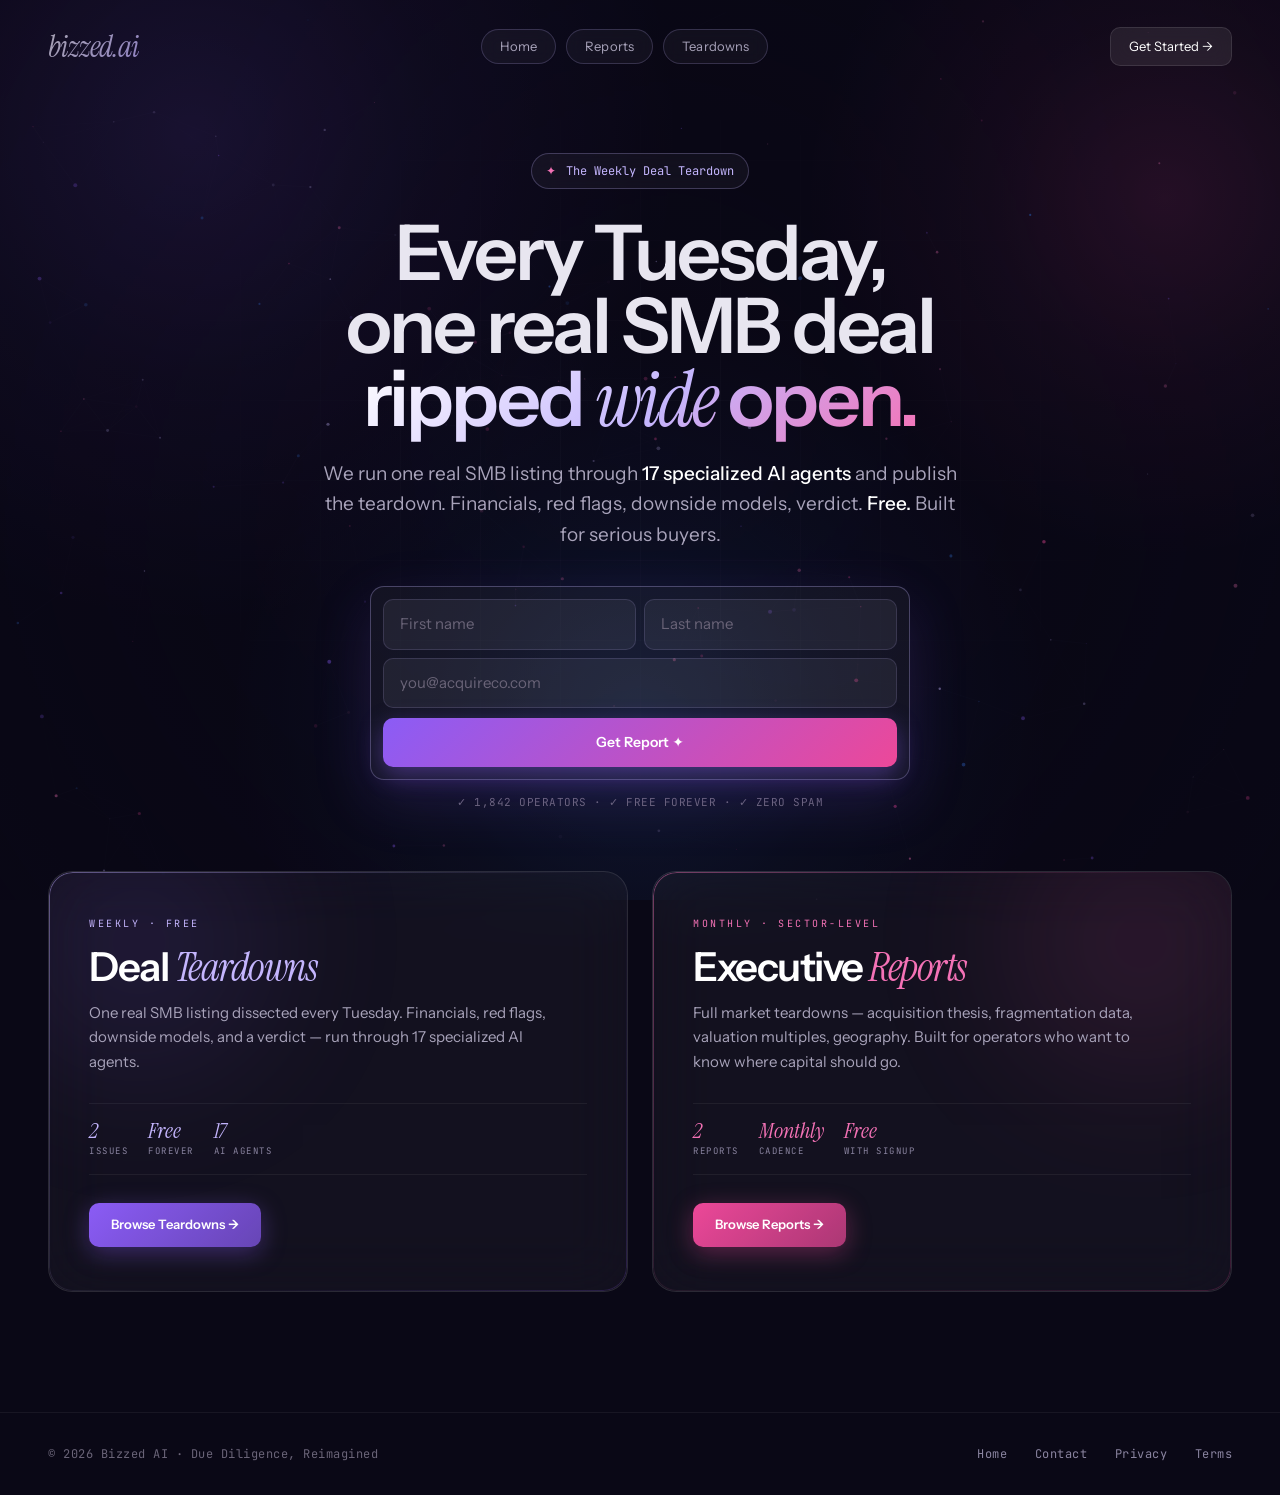
<file: index.html>
<!DOCTYPE html>
<html lang="en">
<head>
<meta charset="utf-8">
<meta name="viewport" content="width=device-width, initial-scale=1">
<title>The Weekly Deal Teardown · BizzedAI</title>
<link rel="preconnect" href="https://fonts.googleapis.com">
<link rel="preconnect" href="https://fonts.gstatic.com" crossorigin>
<link href="https://fonts.googleapis.com/css2?family=Instrument+Sans:wght@400;500;600;700&family=Instrument+Serif:ital@0;1&family=JetBrains+Mono:wght@400;500&display=swap" rel="stylesheet">
<link rel="stylesheet" href="css/index.css">
</head>
<body>
<div class="bg-gradient"></div>
<div class="bg-grid"></div>
 
<!-- ================================================================
     MAIN PAGE
================================================================ -->
<div class="content" id="main-page">
 
  <!-- Animated particle canvas background -->
  <canvas id="bg-canvas" style="position:fixed;inset:0;z-index:0;pointer-events:none;opacity:0.55"></canvas>
 
  <nav class="nav">
    <span class="logo" onclick="window.scrollTo({top:0,behavior:'smooth'})">bizzed.ai</span>
    <div class="nav-center">
      <a href="https://www.bizzed.ai/" class="nav-pill">Home</a>
      <a href="reports.html" class="nav-pill">Reports</a>
      <a href="teardowns.html" class="nav-pill">Teardowns</a>
    </div>
    <a href="https://www.bizzed.ai/get-started" class="nav-btn">Get Started →</a>
  </nav>
 
  <section class="hero">
    <div class="badge"><span class="sparkle">✦</span> The Weekly Deal Teardown</div>
    <h1>Every Tuesday,<br>one real SMB deal<br><span class="grad">ripped <em>wide</em> open.</span></h1>
    <p class="lede">We run one real SMB listing through <strong>17 specialized AI agents</strong> and publish the teardown. Financials, red flags, downside models, verdict. <strong>Free.</strong> Built for serious buyers.</p>
    <div class="signup-wrap">
      <form id="hero-signup-form" class="signup" novalidate>
        <div class="signup-name-row">
          <input type="text" id="hero-signup-first" placeholder="First name" autocomplete="given-name">
          <input type="text" id="hero-signup-last" placeholder="Last name" autocomplete="family-name">
        </div>
        <input type="email" id="hero-signup-email" placeholder="you@acquireco.com" required autocomplete="email">
        <button type="submit" id="hero-signup-btn">Get Report ✦</button>
      </form>
      <div class="signup-meta" id="hero-signup-meta">✓ 1,842 OPERATORS · ✓ FREE FOREVER · ✓ ZERO SPAM</div>
      <div class="signup-success" id="hero-signup-success">
        <div class="signup-success-ttl">You're in. Check your inbox.</div>
        <div class="signup-success-sub">A welcome note is on its way to <strong id="hero-success-email">your email</strong>. Next teardown drops Tuesday.</div>
      </div>
      <div class="signup-returning" id="hero-returning">
        <div class="signup-returning-ttl">Welcome back, <span id="hero-returning-name">there</span>. ✦</div>
        <div class="signup-returning-sub">You're on the list — next teardown drops <strong>Tuesday</strong>. <a href="teardowns.html" style="color:var(--violet)">Read the latest issue →</a></div>
      </div>
    </div>
  </section>
 
  <!-- DUAL PANEL: Teardowns (left) + Reports (right) -->
  <section class="dual-panel-section">
    <a href="teardowns.html" class="dual-panel teardowns-panel">
      <div class="dp-glow dp-glow-violet"></div>
      <div class="dp-content">
        <div class="dp-eyebrow">Weekly · Free</div>
        <div class="dp-icon"></div>
        <h2 class="dp-title">Deal <em>Teardowns</em></h2>
        <p class="dp-desc">One real SMB listing dissected every Tuesday. Financials, red flags, downside models, and a verdict — run through 17 specialized AI agents.</p>
        <div class="dp-meta-row">
          <div class="dp-meta-item"><span class="dp-meta-n">2</span><span class="dp-meta-l">Issues</span></div>
          <div class="dp-meta-item"><span class="dp-meta-n">Free</span><span class="dp-meta-l">Forever</span></div>
          <div class="dp-meta-item"><span class="dp-meta-n">17</span><span class="dp-meta-l">AI Agents</span></div>
        </div>
        <div class="dp-cta">Browse Teardowns →</div>
      </div>
    </a>
    <a href="reports.html" class="dual-panel reports-panel">
      <div class="dp-glow dp-glow-pink"></div>
      <div class="dp-content">
        <div class="dp-eyebrow">Monthly · Sector-level</div>
        <div class="dp-icon"></div>
        <h2 class="dp-title">Executive <em>Reports</em></h2>
        <p class="dp-desc">Full market teardowns — acquisition thesis, fragmentation data, valuation multiples, geography. Built for operators who want to know where capital should go.</p>
        <div class="dp-meta-row">
          <div class="dp-meta-item"><span class="dp-meta-n">2</span><span class="dp-meta-l">Reports</span></div>
          <div class="dp-meta-item"><span class="dp-meta-n">Monthly</span><span class="dp-meta-l">Cadence</span></div>
          <div class="dp-meta-item"><span class="dp-meta-n">Free</span><span class="dp-meta-l">With Signup</span></div>
        </div>
        <div class="dp-cta dp-cta-pink">Browse Reports →</div>
      </div>
    </a>
  </section>
 
 
 
  <footer>
    <div>© 2026 Bizzed AI · Due Diligence, Reimagined</div>
    <div class="links">
      <a href="https://www.bizzed.ai/">Home</a>
      <a href="mailto:support@bizzed.ai">Contact</a>
      <a href="#">Privacy</a>
      <a href="#">Terms</a>
    </div>
  </footer>
 
</div><!-- /main-page -->
 
 
<!-- ================================================================
     DOCUMENT PAGE
================================================================ -->
 
<!-- ================================================================
     EXEC DOC — PET INDUSTRY (Research #002)
================================================================ -->
<script src="js/index.js"></script>
</body>
</html>
</file>
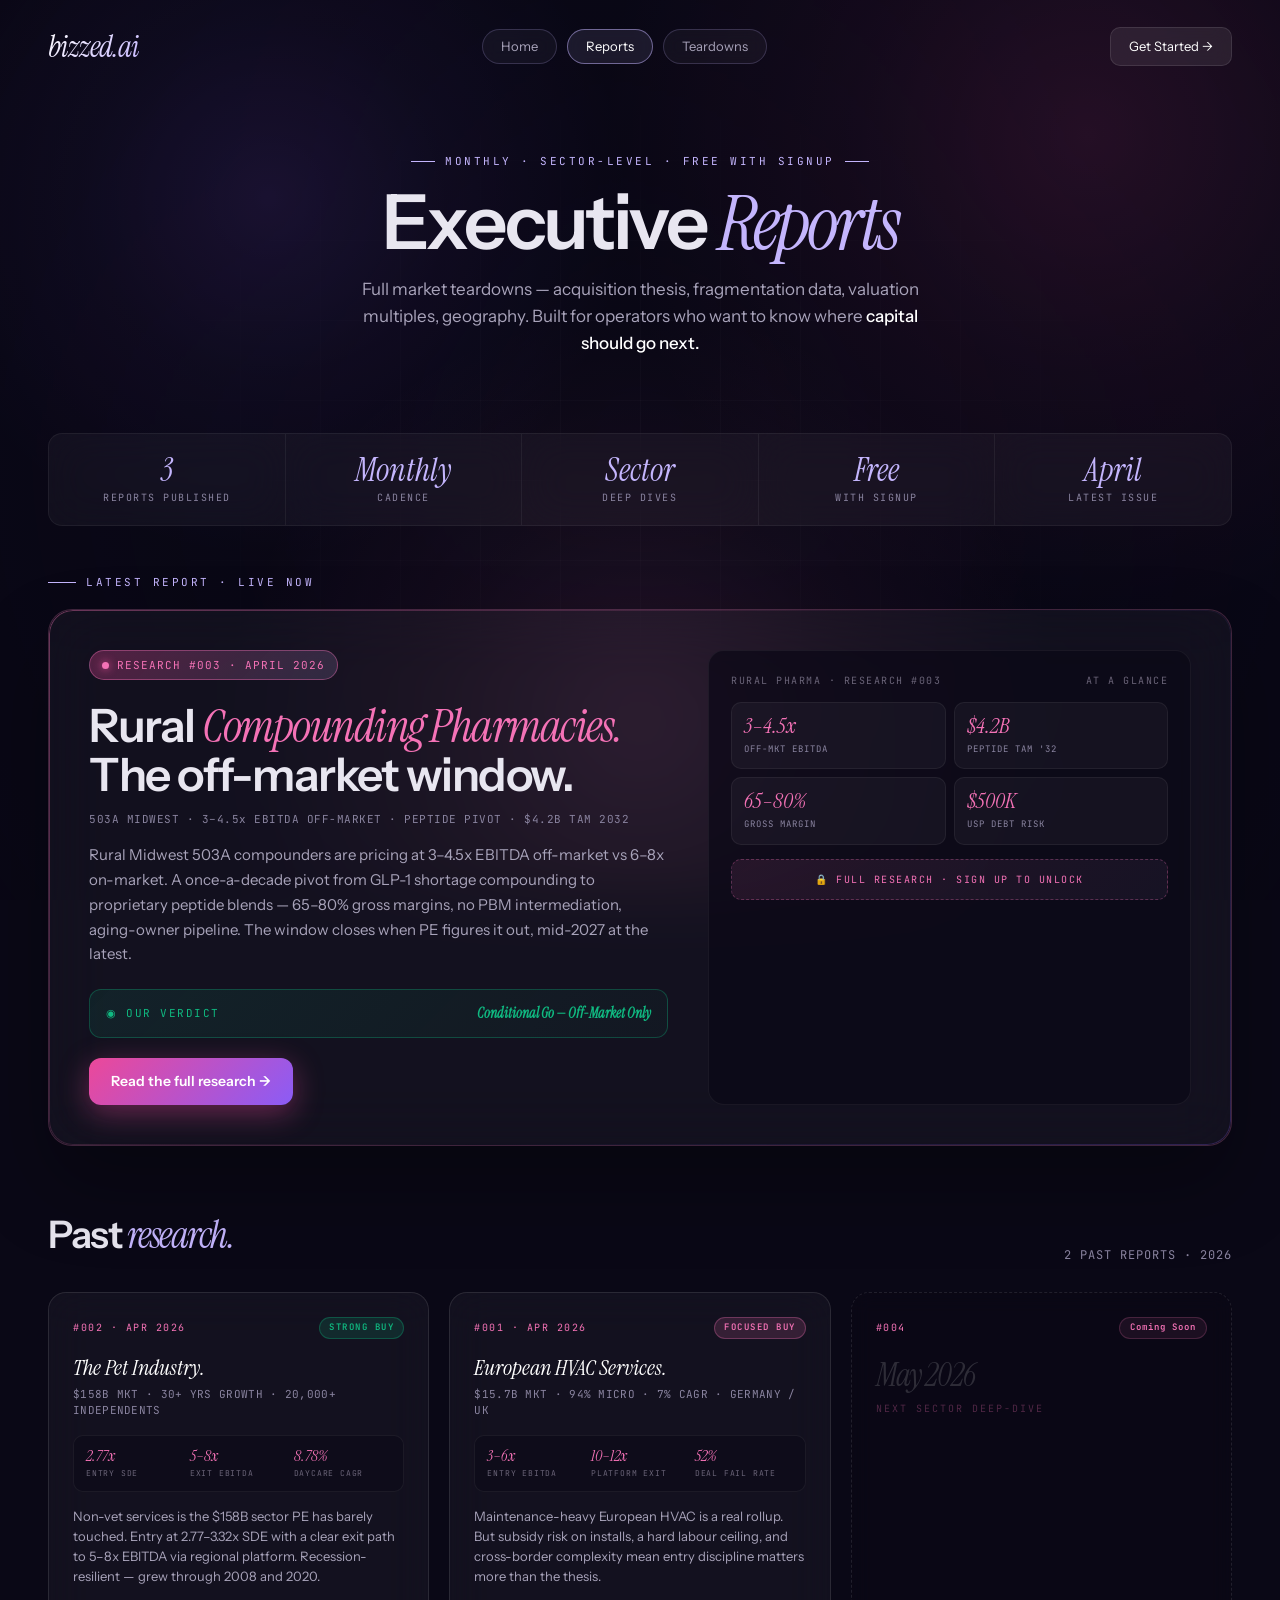
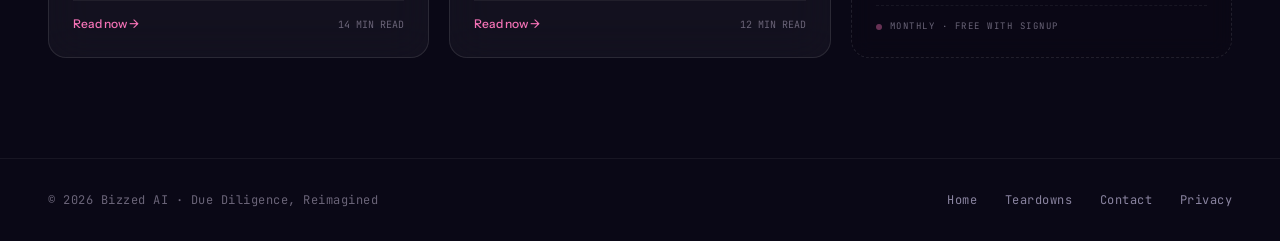
<file: reports.html>
<!DOCTYPE html>
<html lang="en">
<head>
<meta charset="utf-8">
<meta name="viewport" content="width=device-width, initial-scale=1">
<title>Executive Reports · BizzedAI</title>
<link rel="preconnect" href="https://fonts.googleapis.com">
<link rel="preconnect" href="https://fonts.gstatic.com" crossorigin>
<link href="https://fonts.googleapis.com/css2?family=Instrument+Sans:wght@400;500;600;700&family=Instrument+Serif:ital@0;1&family=JetBrains+Mono:wght@400;500&display=swap" rel="stylesheet">
<link rel="stylesheet" href="css/reports.css">
</head>
<body>
<canvas id="bg-canvas"></canvas>
<div class="bg-grid"></div>
<div class="content" id="listing-page">
 
  <nav class="nav">
    <a href="index.html" class="logo">bizzed.ai</a>
    <div class="nav-center">
      <a href="https://bizzedailandingtest2.pages.dev/" class="nav-pill">Home</a>
      <a href="reports.html" class="nav-pill active">Reports</a>
      <a href="teardowns.html" class="nav-pill">Teardowns</a>
    </div>
    <a href="https://www.bizzed.ai/get-started" class="nav-btn">Get Started →</a>
  </nav>
 
  <section class="page-header">
    <div class="page-eyebrow">Monthly · Sector-Level · Free with Signup</div>
    <h1>Executive <em>Reports</em></h1>
    <p class="page-sub">Full market teardowns — acquisition thesis, fragmentation data, valuation multiples, geography. Built for operators who want to know where <strong>capital should go next.</strong></p>
  </section>
 
  <div class="stats-bar">
    <div class="stat-item"><div class="stat-n">3</div><div class="stat-l">Reports Published</div></div>
    <div class="stat-item"><div class="stat-n">Monthly</div><div class="stat-l">Cadence</div></div>
    <div class="stat-item"><div class="stat-n">Sector</div><div class="stat-l">Deep Dives</div></div>
    <div class="stat-item"><div class="stat-n">Free</div><div class="stat-l">With Signup</div></div>
    <div class="stat-item"><div class="stat-n">April</div><div class="stat-l">Latest Issue</div></div>
  </div>
 
  <section class="featured-section">
    <div class="section-label">Latest report · live now</div>
    <div class="featured-card" onclick="openDoc('rural')">
      <div>
        <div class="ft-tag"><span class="d"></span>RESEARCH #003 · APRIL 2026</div>
        <div class="ft-title">Rural <em>Compounding Pharmacies.</em><br>The off-market window.</div>
        <div class="ft-meta">503A MIDWEST · 3–4.5x EBITDA OFF-MARKET · PEPTIDE PIVOT · $4.2B TAM 2032</div>
        <div class="ft-desc">Rural Midwest 503A compounders are pricing at 3–4.5x EBITDA off-market vs 6–8x on-market. A once-a-decade pivot from GLP-1 shortage compounding to proprietary peptide blends — 65–80% gross margins, no PBM intermediation, aging-owner pipeline. The window closes when PE figures it out, mid-2027 at the latest.</div>
        <div class="ft-verdict">
          <span class="l">◉ OUR VERDICT</span>
          <span class="r">Conditional Go — Off-Market Only</span>
        </div>
        <button class="ft-cta">Read the full research →</button>
      </div>
      <div class="ft-preview">
        <div class="fp-hd"><span>RURAL PHARMA · RESEARCH #003</span><span>AT A GLANCE</span></div>
        <div class="fp-kpi-grid">
          <div class="fp-kpi"><div class="n">3–4.5x</div><div class="l">Off-Mkt EBITDA</div></div>
          <div class="fp-kpi"><div class="n">$4.2B</div><div class="l">Peptide TAM '32</div></div>
          <div class="fp-kpi"><div class="n">65–80%</div><div class="l">Gross Margin</div></div>
          <div class="fp-kpi"><div class="n">$500K</div><div class="l">USP Debt Risk</div></div>
        </div>
        <div class="fp-lock">🔒 FULL RESEARCH · SIGN UP TO UNLOCK</div>
      </div>
    </div>
  </section>
 
  <section class="archive-section">
    <div class="archive-head">
      <h2>Past <em>research.</em></h2>
      <div class="archive-count">2 PAST REPORTS · 2026</div>
    </div>
    <div class="grid-3">
      <div class="exec-card" onclick="openDoc('pet')" role="button" tabindex="0">
        <div class="exec-card-hd"><span class="exec-card-num">#002 · APR 2026</span><span class="exec-card-verdict v-strong">STRONG BUY</span></div>
        <div class="exec-card-title">The Pet Industry.</div>
        <div class="exec-card-meta">$158B MKT · 30+ YRS GROWTH · 20,000+ INDEPENDENTS</div>
        <div class="exec-card-stats">
          <div class="exec-card-s"><div class="n">2.77x</div><div class="l">Entry SDE</div></div>
          <div class="exec-card-s"><div class="n">5–8x</div><div class="l">Exit EBITDA</div></div>
          <div class="exec-card-s"><div class="n">8.78%</div><div class="l">Daycare CAGR</div></div>
        </div>
        <div class="exec-card-desc">Non-vet services is the $158B sector PE has barely touched. Entry at 2.77–3.32x SDE with a clear exit path to 5–8x EBITDA via regional platform. Recession-resilient — grew through 2008 and 2020.</div>
        <div class="exec-card-foot"><span class="exec-card-read">Read now →</span><span class="exec-card-time">14 MIN READ</span></div>
      </div>
      <div class="exec-card" onclick="openDoc('hvac')" role="button" tabindex="0">
        <div class="exec-card-hd"><span class="exec-card-num">#001 · APR 2026</span><span class="exec-card-verdict v-focused">FOCUSED BUY</span></div>
        <div class="exec-card-title">European HVAC Services.</div>
        <div class="exec-card-meta">$15.7B MKT · 94% MICRO · 7% CAGR · GERMANY / UK</div>
        <div class="exec-card-stats">
          <div class="exec-card-s"><div class="n">3–6x</div><div class="l">Entry EBITDA</div></div>
          <div class="exec-card-s"><div class="n">10–12x</div><div class="l">Platform Exit</div></div>
          <div class="exec-card-s"><div class="n">52%</div><div class="l">Deal Fail Rate</div></div>
        </div>
        <div class="exec-card-desc">Maintenance-heavy European HVAC is a real rollup. But subsidy risk on installs, a hard labour ceiling, and cross-border complexity mean entry discipline matters more than the thesis.</div>
        <div class="exec-card-foot"><span class="exec-card-read">Read now →</span><span class="exec-card-time">12 MIN READ</span></div>
      </div>
      <div class="card-soon">
        <div class="card-soon-hd"><span style="color:var(--pink-light);font-size:10px;letter-spacing:1.5px">#004</span><span class="soon-badge">Coming Soon</span></div>
        <div class="card-soon-date">May 2026</div>
        <div class="card-soon-label">Next sector deep-dive</div>
        <div class="card-soon-footer"><span class="soon-pulse"></span>Monthly · Free with signup</div>
      </div>
    </div>
  </section>
 
  <footer>
    <div>© 2026 Bizzed AI · Due Diligence, Reimagined</div>
    <div>
      <a href="index.html">Home</a>
      <a href="teardowns.html">Teardowns</a>
      <a href="mailto:support@bizzed.ai">Contact</a>
      <a href="#">Privacy</a>
    </div>
  </footer>
 
</div>
<!-- ================================================================
     DOC PAGE STYLES
================================================================ -->

 
<!-- ================================================================
     REPORT DOC: PET INDUSTRY #002
================================================================ -->
<div id="doc-page" data-active="">
 
  <div class="doc-topbar">
    <button class="doc-back" onclick="closeDoc()">← Back to Reports</button>
    <span class="doc-brand">bizzed.ai</span>
    <span class="doc-topbar-right" id="doc-topbar-label">Research #003 · Apr 2026</span>
  </div>
 
  <!-- PET INDUSTRY REPORT -->
  <div class="doc-body" id="doc-pet" style="display:none">
    <div class="doc-eyebrow">Executive Research · Sector #002</div>
    <h1 class="doc-title">The <em>Pet Industry.</em></h1>
    <p class="doc-subtitle">$158B U.S. market · 30+ years unbroken growth · 20,000+ independent operators · Non-vet services are the entry point PE has barely touched.</p>
 
    <!-- THESIS VERDICT STRIP -->
    <div class="thesis-verdict-strip">
      <div class="tvs-top-row">
        <div class="tvs-cell tvs-verdict">
          <span class="tvs-label">THESIS VERDICT</span>
          <span class="tvs-val">Strong Buy</span>
        </div>
        <div class="tvs-cell">
          <span class="tvs-label">TARGET SUBSECTOR</span>
          <span class="tvs-val tvs-pink">Non-Vet Services</span>
        </div>
        <div class="tvs-cell">
          <span class="tvs-label">ENTRY MULTIPLE</span>
          <span class="tvs-val tvs-violet">2.77–3.32x SDE</span>
        </div>
      </div>
      <div class="tvs-stats-row">
        <div class="tvs-stat-pill"><span class="tvs-stat-val">$158B</span><span class="tvs-stat-lbl">U.S. Market 2025</span></div>
        <div class="tvs-stat-pill"><span class="tvs-stat-val">5.8%</span><span class="tvs-stat-lbl">Market CAGR</span></div>
        <div class="tvs-stat-pill"><span class="tvs-stat-val">8.78%</span><span class="tvs-stat-lbl">Daycare CAGR</span></div>
        <div class="tvs-stat-pill"><span class="tvs-stat-val">2.77x</span><span class="tvs-stat-lbl">Entry SDE</span></div>
        <div class="tvs-stat-pill"><span class="tvs-stat-val">5–8x</span><span class="tvs-stat-lbl">Exit EBITDA</span></div>
        <div class="tvs-stat-pill"><span class="tvs-stat-val">20K+</span><span class="tvs-stat-lbl">Independents</span></div>
      </div>
    </div>
 
    <!-- PET DASHBOARD — full-width, larger charts -->
    
    <div class="pet-dash">
      <div class="pet-dash-row two">
 
        <!-- PANEL 1: Market Segments -->
        <div class="bz-panel-lg">
          <div class="bz-panel-hd">
            <span>Market Segments · $158B Total</span>
            <span class="bz-panel-sub">2025 U.S.</span>
          </div>
          <div class="bz-seg-list-lg">
            <div class="bz-seg-row-lg">
              <div class="bz-seg-name-lg">Pet Food</div>
              <div class="bz-seg-bar-wrap-lg"><div class="bz-seg-bar-lg" style="width:100%;background:linear-gradient(90deg,#6d4aff,#a78bfa)"></div></div>
              <div class="bz-seg-val-lg">$65B</div>
            </div>
            <div class="bz-seg-row-lg">
              <div class="bz-seg-name-lg">Vet Care</div>
              <div class="bz-seg-bar-wrap-lg"><div class="bz-seg-bar-lg" style="width:58%;background:linear-gradient(90deg,#5c38e0,#8b6ef5)"></div></div>
              <div class="bz-seg-val-lg">$38B</div>
            </div>
            <div class="bz-seg-row-lg">
              <div class="bz-seg-name-lg">Supplies</div>
              <div class="bz-seg-bar-wrap-lg"><div class="bz-seg-bar-lg" style="width:41%;background:linear-gradient(90deg,#4f2fd4,#7c5ae0)"></div></div>
              <div class="bz-seg-val-lg">$26.9B</div>
            </div>
            <div class="bz-seg-row-lg">
              <div class="bz-seg-name-lg" style="color:#f472b6">Services ◆</div>
              <div class="bz-seg-bar-wrap-lg"><div class="bz-seg-bar-lg" style="width:22%;background:linear-gradient(90deg,#ec4899,#f472b6)"></div></div>
              <div class="bz-seg-val-lg" style="color:#f472b6">$14.3B</div>
            </div>
            <div class="bz-seg-row-lg">
              <div class="bz-seg-name-lg" style="color:rgba(255,255,255,.4)">Live Animals</div>
              <div class="bz-seg-bar-wrap-lg"><div class="bz-seg-bar-lg" style="width:4.6%;background:rgba(255,255,255,.2)"></div></div>
              <div class="bz-seg-val-lg" style="color:rgba(255,255,255,.4)">$3B</div>
            </div>
          </div>
          <div class="bz-panel-note"><strong>Pet Services</strong> is the only $158B segment without a dominant national roll-up — small, fast-growing, and PE-light.</div>
        </div>
 
        <!-- PANEL 2: Recession Performance line chart — larger -->
        <div class="bz-panel-lg">
          <div class="bz-panel-hd">
            <span>Recession Performance · Pet vs Retail</span>
            <span class="bz-panel-sub">YoY Sales Growth</span>
          </div>
          <svg viewBox="0 0 520 260" width="100%" style="display:block;overflow:visible;min-height:220px">
            <defs>
              <linearGradient id="petFill" x1="0" y1="0" x2="0" y2="1">
                <stop offset="0%" stop-color="rgba(167,139,250,0.25)"/>
                <stop offset="100%" stop-color="rgba(167,139,250,0)"/>
              </linearGradient>
            </defs>
            <!-- Grid lines -->
            <line x1="48" y1="20" x2="508" y2="20" stroke="rgba(255,255,255,.06)" stroke-width="1"/>
            <line x1="48" y1="60" x2="508" y2="60" stroke="rgba(255,255,255,.06)" stroke-width="1"/>
            <line x1="48" y1="100" x2="508" y2="100" stroke="rgba(255,255,255,.1)" stroke-width="1" stroke-dasharray="4,3"/>
            <line x1="48" y1="140" x2="508" y2="140" stroke="rgba(255,255,255,.06)" stroke-width="1"/>
            <line x1="48" y1="180" x2="508" y2="180" stroke="rgba(255,255,255,.06)" stroke-width="1"/>
            <!-- Y axis labels -->
            <text x="40" y="24" text-anchor="end" fill="rgba(255,255,255,.6)" font-size="12" font-family="monospace">+20%</text>
            <text x="40" y="64" text-anchor="end" fill="rgba(255,255,255,.6)" font-size="12" font-family="monospace">+10%</text>
            <text x="40" y="104" text-anchor="end" fill="rgba(255,255,255,.55)" font-size="12" font-family="monospace">0%</text>
            <text x="40" y="144" text-anchor="end" fill="rgba(255,255,255,.6)" font-size="12" font-family="monospace">-10%</text>
            <text x="40" y="184" text-anchor="end" fill="rgba(255,255,255,.6)" font-size="12" font-family="monospace">-20%</text>
            <!-- Recession bands -->
            <rect x="115" y="20" width="60" height="180" fill="rgba(239,68,68,.07)" rx="3"/>
            <rect x="355" y="20" width="62" height="180" fill="rgba(239,68,68,.07)" rx="3"/>
            <text x="145" y="210" text-anchor="middle" fill="#ef4444" font-size="11" font-family="monospace" font-weight="700">'08–09</text>
            <text x="386" y="210" text-anchor="middle" fill="#ef4444" font-size="11" font-family="monospace" font-weight="700">'20</text>
            <!-- Pet area fill -->
            <polygon points="55,82 100,76 145,72 190,64 240,62 285,58 330,52 370,66 416,48 460,30 490,36 508,40 508,100 460,100 416,100 370,100 330,100 285,100 240,100 190,100 145,100 100,100 55,100" fill="url(#petFill)"/>
            <!-- Pet industry line -->
            <polyline points="55,82 100,76 145,72 190,64 240,62 285,58 330,52 370,66 416,48 460,30 490,36 508,40" fill="none" stroke="#a78bfa" stroke-width="2.5" stroke-linejoin="round" stroke-linecap="round"/>
            <!-- Retail line -->
            <polyline points="55,90 100,85 145,148 190,105 240,98 285,93 330,88 370,160 416,175 460,92 490,95 508,98" fill="none" stroke="#f87171" stroke-width="2.5" stroke-linejoin="round" stroke-linecap="round"/>
            <!-- Data points — pet -->
            <circle cx="145" cy="72" r="5" fill="#0a0816" stroke="#a78bfa" stroke-width="2"/>
            <text x="145" y="58" text-anchor="middle" fill="#a78bfa" font-size="12" font-family="monospace" font-weight="700">+5.1%</text>
            <circle cx="460" cy="30" r="5" fill="#0a0816" stroke="#a78bfa" stroke-width="2"/>
            <text x="460" y="18" text-anchor="middle" fill="#a78bfa" font-size="12" font-family="monospace" font-weight="700">+16.2%</text>
            <!-- Data points — retail dips -->
            <circle cx="145" cy="148" r="4" fill="#0a0816" stroke="#ef4444" stroke-width="1.5"/>
            <text x="145" y="168" text-anchor="middle" fill="#ef4444" font-size="11" font-family="monospace">−6%</text>
            <circle cx="416" cy="175" r="4" fill="#0a0816" stroke="#ef4444" stroke-width="1.5"/>
            <text x="416" y="195" text-anchor="middle" fill="#ef4444" font-size="11" font-family="monospace">−18%</text>
            <!-- X labels -->
            <text x="55" y="225" text-anchor="middle" fill="rgba(255,255,255,.6)" font-size="12" font-family="monospace">'05</text>
            <text x="145" y="225" text-anchor="middle" fill="rgba(255,255,255,.6)" font-size="12" font-family="monospace">'08</text>
            <text x="240" y="225" text-anchor="middle" fill="rgba(255,255,255,.6)" font-size="12" font-family="monospace">'12</text>
            <text x="330" y="225" text-anchor="middle" fill="rgba(255,255,255,.6)" font-size="12" font-family="monospace">'17</text>
            <text x="416" y="225" text-anchor="middle" fill="rgba(255,255,255,.6)" font-size="12" font-family="monospace">'20</text>
            <text x="508" y="225" text-anchor="middle" fill="rgba(255,255,255,.6)" font-size="12" font-family="monospace">'24</text>
          </svg>
          <div style="display:flex;gap:16px;margin-top:10px;font-family:'JetBrains Mono',monospace;font-size:10px;letter-spacing:1px;text-transform:uppercase;color:rgba(255,255,255,.45)">
            <span style="display:flex;align-items:center;gap:6px"><span style="width:14px;height:4px;border-radius:2px;display:inline-block;background:#a78bfa"></span>Pet Industry</span>
            <span style="display:flex;align-items:center;gap:6px"><span style="width:14px;height:4px;border-radius:2px;display:inline-block;background:#ef4444"></span>Overall Retail</span>
          </div>
          <div class="bz-panel-note">Pet spend <strong>grew through both recessions</strong> while retail collapsed. Yale classifies non-vet pet services as acyclical — alongside eggs and utilities.</div>
        </div>
 
      </div><!-- /row 1 -->
 
      <div class="pet-dash-row two">
 
        <!-- PANEL 3: Top 5 Acquisition Metros -->
        <div class="bz-panel-lg">
          <div class="bz-panel-hd">
            <span>Top 5 Acquisition Metros</span>
            <span class="bz-panel-sub">BizzedAI Score · /10</span>
          </div>
          <div class="bz-metro-list-lg">
            <div class="bz-metro-row-lg">
              <div class="bz-metro-name-lg">DFW, TX</div>
              <div class="bz-metro-bar-wrap-lg">
                <div class="bz-metro-bar-lg" style="flex:0 0 auto;width:calc(97% - 42px)"></div>
                <span class="bz-metro-score-lg" style="color:#a78bfa">9.8</span>
              </div>
              <div class="bz-metro-sub-lg">Primary · 8M metro · $78K HHI · Highest deal density</div>
            </div>
            <div class="bz-metro-row-lg">
              <div class="bz-metro-name-lg">Austin, TX</div>
              <div class="bz-metro-bar-wrap-lg">
                <div class="bz-metro-bar-lg" style="flex:0 0 auto;width:calc(88% - 42px)"></div>
                <span class="bz-metro-score-lg" style="color:#a78bfa">8.8</span>
              </div>
              <div class="bz-metro-sub-lg">Premium · 75% pet HH · $87K HHI · Fastest growth</div>
            </div>
            <div class="bz-metro-row-lg">
              <div class="bz-metro-name-lg">Charlotte, NC</div>
              <div class="bz-metro-bar-wrap-lg">
                <div class="bz-metro-bar-lg" style="flex:0 0 auto;width:calc(85% - 42px)"></div>
                <span class="bz-metro-score-lg" style="color:#c4b5fd">8.5</span>
              </div>
              <div class="bz-metro-sub-lg">Alt beachhead · 2.7M pop · Minimal PE competition</div>
            </div>
            <div class="bz-metro-row-lg">
              <div class="bz-metro-name-lg">Nashville, TN</div>
              <div class="bz-metro-bar-wrap-lg">
                <div class="bz-metro-bar-lg" style="flex:0 0 auto;width:calc(83% - 42px)"></div>
                <span class="bz-metro-score-lg" style="color:#c4b5fd">8.3</span>
              </div>
              <div class="bz-metro-sub-lg">SE complement · K9 Resorts active · Millennial HH</div>
            </div>
            <div class="bz-metro-row-lg">
              <div class="bz-metro-name-lg">Raleigh-Durham, NC</div>
              <div class="bz-metro-bar-wrap-lg">
                <div class="bz-metro-bar-lg" style="flex:0 0 auto;width:calc(81% - 42px)"></div>
                <span class="bz-metro-score-lg" style="color:#c4b5fd">8.1</span>
              </div>
              <div class="bz-metro-sub-lg">Charlotte pair · 4.9M combined · Tech-worker demographics</div>
            </div>
          </div>
          <div class="bz-panel-note">DFW and Austin dominate on deal availability and household income. <strong>Charlotte + Raleigh</strong> together form a 4.9M combined metro with low PE saturation — ideal for a first platform acquisition.</div>
        </div>
 
        <!-- PANEL 4: Valuation Benchmarks — proper grouped bar chart -->
        <div class="bz-panel-lg">
          <div class="bz-panel-hd">
            <span>Valuation Benchmarks by Subsector</span>
            <span class="bz-panel-sub">Entry SDE · Exit EBITDA</span>
          </div>
          <svg viewBox="0 0 480 280" width="100%" style="display:block;overflow:visible;min-height:240px">
            <!-- Y axis: 0x at y=230, 16x at y=20. Scale: 210/16 = 13.125px per multiple -->
            <!-- Grid -->
            <line x1="68" y1="230" x2="468" y2="230" stroke="rgba(255,255,255,.15)" stroke-width="1"/>
            <line x1="68" y1="177" x2="468" y2="177" stroke="rgba(255,255,255,.06)" stroke-width="1"/>
            <line x1="68" y1="125" x2="468" y2="125" stroke="rgba(255,255,255,.06)" stroke-width="1"/>
            <line x1="68" y1="72" x2="468" y2="72" stroke="rgba(255,255,255,.06)" stroke-width="1"/>
            <line x1="68" y1="20" x2="468" y2="20" stroke="rgba(255,255,255,.04)" stroke-width="1"/>
            <!-- Y labels -->
            <text x="58" y="234" text-anchor="end" fill="rgba(255,255,255,.6)" font-size="12" font-family="monospace">0×</text>
            <text x="58" y="181" text-anchor="end" fill="rgba(255,255,255,.6)" font-size="12" font-family="monospace">4×</text>
            <text x="58" y="129" text-anchor="end" fill="rgba(255,255,255,.6)" font-size="12" font-family="monospace">8×</text>
            <text x="58" y="76" text-anchor="end" fill="rgba(255,255,255,.6)" font-size="12" font-family="monospace">12×</text>
            <text x="58" y="24" text-anchor="end" fill="rgba(255,255,255,.6)" font-size="12" font-family="monospace">16×</text>
            <!-- Subsector 1: Daycare & Boarding (x=80) — entry 2.77–3.32x (mid 3x), exit 5–8x (mid 6.5x) -->
            <!-- entry bar: 3x → h=39.4, y=190.6 -->
            <rect x="78" y="191" width="34" height="39" rx="4" fill="rgba(139,92,246,.75)"/>
            <text x="95" y="186" text-anchor="middle" fill="#c4b5fd" font-size="11" font-family="monospace" font-weight="700">3×</text>
            <!-- exit bar: 6.5x → h=85.3, y=144.7 -->
            <rect x="116" y="145" width="34" height="85" rx="4" fill="rgba(244,114,182,.9)"/>
            <text x="133" y="140" text-anchor="middle" fill="#f472b6" font-size="11" font-family="monospace" font-weight="700">6.5×</text>
            <!-- BEST label -->
            <rect x="78" y="244" width="72" height="14" rx="3" fill="rgba(16,185,129,.2)"/>
            <text x="114" y="254" text-anchor="middle" fill="#6ee7b7" font-size="8" font-family="monospace" font-weight="700">BEST</text>
            <!-- Group label -->
            <text x="114" y="272" text-anchor="middle" fill="rgba(255,255,255,.5)" font-size="11" font-family="monospace">Daycare</text>
 
            <!-- Subsector 2: Mobile Grooming (x=170) — entry 2.0–2.8x (mid 2.4x), exit 4–6x (mid 5x) -->
            <rect x="168" y="199" width="34" height="31" rx="4" fill="rgba(139,92,246,.6)"/>
            <text x="185" y="194" text-anchor="middle" fill="#c4b5fd" font-size="11" font-family="monospace" font-weight="700">2.4×</text>
            <rect x="206" y="165" width="34" height="65" rx="4" fill="rgba(244,114,182,.8)"/>
            <text x="223" y="160" text-anchor="middle" fill="#f472b6" font-size="11" font-family="monospace" font-weight="700">5×</text>
            <text x="207" y="272" text-anchor="middle" fill="rgba(255,255,255,.5)" font-size="11" font-family="monospace">Mobile</text>
 
            <!-- Subsector 3: Fixed Salon (x=258) — entry 1.8–2.5x (mid 2.15x), exit 3–5x (mid 4x) -->
            <rect x="258" y="202" width="34" height="28" rx="4" fill="rgba(139,92,246,.45)"/>
            <text x="275" y="197" text-anchor="middle" fill="#c4b5fd" font-size="11" font-family="monospace" font-weight="700">2.2×</text>
            <rect x="296" y="177" width="34" height="53" rx="4" fill="rgba(244,114,182,.9)"/>
            <text x="313" y="172" text-anchor="middle" fill="#f472b6" font-size="11" font-family="monospace" font-weight="700">4×</text>
            <text x="296" y="272" text-anchor="middle" fill="rgba(255,255,255,.5)" font-size="11" font-family="monospace">Salon</text>
 
            <!-- Subsector 4: Training (x=348) — entry 1.5–2.2x (mid 1.85x), exit 3–5x (mid 4x) -->
            <rect x="346" y="206" width="34" height="24" rx="4" fill="rgba(139,92,246,.35)"/>
            <text x="363" y="201" text-anchor="middle" fill="#c4b5fd" font-size="11" font-family="monospace" font-weight="700">1.85×</text>
            <rect x="384" y="177" width="34" height="53" rx="4" fill="rgba(244,114,182,.65)"/>
            <text x="401" y="172" text-anchor="middle" fill="#f472b6" font-size="11" font-family="monospace" font-weight="700">4×</text>
            <text x="384" y="272" text-anchor="middle" fill="rgba(255,255,255,.5)" font-size="11" font-family="monospace">Training</text>
 
            <!-- Legend -->
            <rect x="68" y="5" width="10" height="10" rx="2" fill="rgba(139,92,246,.75)"/>
            <text x="82" y="14" fill="rgba(255,255,255,.5)" font-size="11" font-family="monospace">Entry SDE</text>
            <rect x="160" y="5" width="10" height="10" rx="2" fill="rgba(244,114,182,.9)"/>
            <text x="174" y="14" fill="rgba(255,255,255,.5)" font-size="11" font-family="monospace">Exit EBITDA</text>
          </svg>
          <div class="bz-panel-note">Buy at <strong>~3× SDE</strong> → build regional platform → exit to PE at <strong>5–8× EBITDA</strong>. Same playbook PE ran in vet care — except this time the entry is far cheaper.</div>
        </div>
 
      </div><!-- /row 2 -->
 
    </div><!-- /pet dashboard -->
 
 
 
    <!-- CONCLUSION FIRST -->
    <div class="doc-section" style="margin-top:8px">
      <div class="doc-section-hd">Research Conclusion</div>
      <div style="background:linear-gradient(135deg,rgba(16,185,129,.08),rgba(16,185,129,.03));border:1px solid rgba(16,185,129,.25);border-radius:18px;padding:32px 36px;margin-bottom:20px">
        <div style="font-family:'JetBrains Mono',monospace;font-size:10px;letter-spacing:2.5px;color:#6ee7b7;text-transform:uppercase;margin-bottom:14px">BizzedAI Verdict · Strong Buy</div>
        <div style="font-family:'Instrument Serif',serif;font-style:italic;font-size:28px;color:#fff;line-height:1.15;margin-bottom:18px;letter-spacing:-.5px">The non-vet pet services layer is the most compelling <em style="color:#6ee7b7">SMB rollup</em> opportunity available today.</div>
        <div style="font-size:14px;color:rgba(255,255,255,.6);line-height:1.75">
          <p style="margin-bottom:12px">The $14.3B non-vet services segment is the only corner of the $158B pet industry without a dominant national roll-up. Private equity has systematically consolidated dental, vet, and home services — non-vet pet services is <strong style="color:#fff">several years behind that curve</strong>, which means first-mover buyers acquire at 2.77–3.32× SDE rather than 6–10× EBITDA.</p>
          <p style="margin-bottom:12px">The macro tailwind is structural, not cyclical. Thirty consecutive years of uninterrupted growth, including through two recessions, establishes this sector as acyclical. Millennial and Gen Z pet owners — who spend 2.4× more per pet than Boomers — are entering their peak earning years. Ownership rates hit record highs post-2020 and show no sign of reversing.</p>
          <p>The playbook is clear: acquire one dog daycare or boarding facility at ~3× SDE in DFW or Austin, add mobile grooming routes as bolt-ons at 2–2.5× SDE, build a regional multi-location platform, and exit to a PE roll-up buyer at 5–8× EBITDA. The identical playbook produced 3–4× equity returns in vet care. <strong style="color:#fff">The window to run it in non-vet services is open now — it will close.</strong></p>
        </div>
      </div>
      <div style="display:grid;grid-template-columns:1fr 1fr;gap:12px;margin-bottom:36px">
        <div style="background:rgba(196,181,253,.06);border:1px solid rgba(196,181,253,.2);border-radius:14px;padding:20px 22px">
          <div style="font-family:'JetBrains Mono',monospace;font-size:9px;letter-spacing:2px;color:#c4b5fd;text-transform:uppercase;margin-bottom:10px">Act Now Because</div>
          <div style="font-size:13px;color:rgba(255,255,255,.6);line-height:1.65">PE activity in this subsector is nascent — first movers acquire at independent multiples. Entry points will compress as roll-up platforms emerge. Texas and SE metros offer the deepest deal flow today with the lowest competition density.</div>
        </div>
        <div style="background:rgba(251,191,36,.05);border:1px solid rgba(251,191,36,.2);border-radius:14px;padding:20px 22px">
          <div style="font-family:'JetBrains Mono',monospace;font-size:9px;letter-spacing:2px;color:#fbbf24;text-transform:uppercase;margin-bottom:10px">Primary Risk to Monitor</div>
          <div style="font-size:13px;color:rgba(255,255,255,.6);line-height:1.65">Skilled groomer and trainer labor remains in shortage nationally. Platform value is only achievable if staffing scales with acquisitions. Prioritize operators with established teams and low turnover. Retention bonuses at close are non-negotiable.</div>
        </div>
      </div>
    </div>
 
    <!-- COLLAPSIBLE FULL RESEARCH -->
    <div class="accordion-section" id="accordion-pet">
      <button class="accordion-btn" onclick="toggleAccordion('accordion-pet')">
        <span class="accordion-btn-label">View Full Research</span>
        <span class="accordion-btn-arrow">&#8964;</span>
      </button>
      <div class="accordion-body" id="accordion-body-pet">
 
        <!-- GATE inside accordion -->
        <div id="gate-wrapper-pet" class="doc-gate-wrapper">
          <div class="gate-unlocked-notice" id="gate-notice-pet">
            <div class="gun-title">Full research unlocked.</div>
            <div class="gun-sub">The five target markets, deal structure, and our acquisition playbook are below.</div>
          </div>
          <div id="gate-card-pet" class="doc-gate-card">
            <span class="gate-lock-icon">🔒</span>
            <div class="gate-kicker">Full Research · Members Only</div>
            <h3 class="gate-title">Unlock the Full Analysis</h3>
            <p class="gate-desc">Get our five target markets, deal structure recommendations, and the full acquisition playbook. <strong>Free — just your name and email.</strong></p>
            <div class="gate-form">
              <div class="gate-name-row">
                <input class="gate-input" id="gate-first-pet" type="text" placeholder="First name">
                <input class="gate-input" id="gate-last-pet" type="text" placeholder="Last name">
              </div>
              <input class="gate-input" id="gate-email-pet" type="email" placeholder="you@acquireco.com">
              <button class="gate-btn" id="gate-btn-pet" onclick="unlockGate('pet')">Unlock Full Research ✦</button>
              <div class="gate-err-msg" id="gate-err-pet"></div>
              <p class="gate-fine">✓ Free forever · ✓ No spam · ✓ Unsubscribe anytime</p>
            </div>
          </div>
          <div class="doc-gate-blur" id="gate-blur-pet">
 
        <div class="doc-section">
          <div class="doc-section-hd">Why This Sector, Why Now</div>
          <div class="doc-callout success"><strong>Recession Resilience:</strong> The U.S. pet industry has posted uninterrupted revenue growth for 30+ consecutive years, including through 2008–09 and 2020. Consumers trade down on vacations — not on their pets.</div>
          <div class="flag-list">
            <div class="flag-item green"><span class="icon">✅</span><div><strong>Massive fragmentation</strong> — the non-vet services layer (grooming, daycare, boarding, training) is dominated by sole operators. No single chain holds more than 3% share nationally.</div></div>
            <div class="flag-item green"><span class="icon">✅</span><div><strong>PE has barely arrived</strong> — private equity rollup activity in this subsector is nascent vs. dental, vet, or home services. First movers get better multiples.</div></div>
            <div class="flag-item green"><span class="icon">✅</span><div><strong>Millennial + Gen Z tailwind</strong> — pet ownership among 25–40 year olds hit record highs post-2020. These owners spend 2.4x more per pet than Boomers.</div></div>
            <div class="flag-item warn"><span class="icon">⚠️</span><div><strong>Labour ceiling risk</strong> — skilled groomers and trainers are in short supply. Scaling beyond 3–5 locations in a single market often hits a staffing wall.</div></div>
            <div class="flag-item warn"><span class="icon">⚠️</span><div><strong>Vet services are different</strong> — veterinary practices have entirely different licensing, margin, and multiple profiles. This thesis is non-vet only.</div></div>
          </div>
        </div>
 
        <div class="doc-section">
          <div class="doc-section-hd">Three Subsectors That Matter</div>
          <div class="rank-list">
            <div class="rank-item">
              <div class="rank-num">1</div>
              <div><div class="rank-body-ttl">Dog Daycare &amp; Boarding</div><div class="rank-body-desc">Highest recurring revenue of any non-vet subsector. Monthly subscribers lock in cash flow. CAGR of 8.78% through 2030. Facilities are asset-light once leased.</div></div>
              <div class="rank-stat"><div class="n">8.78%</div><div class="l">CAGR</div></div>
            </div>
            <div class="rank-item">
              <div class="rank-num">2</div>
              <div><div class="rank-body-ttl">Mobile &amp; In-Home Grooming</div><div class="rank-body-desc">Capital-light model with no fixed lease exposure. Premium pricing justified by convenience. Route density drives margin — 8+ appointments/day is the break-even target.</div></div>
              <div class="rank-stat"><div class="n">6.2%</div><div class="l">CAGR</div></div>
            </div>
            <div class="rank-item">
              <div class="rank-num">3</div>
              <div><div class="rank-body-ttl">Training &amp; Behaviour Services</div><div class="rank-body-desc">Lowest capital requirement, highest margin per hour. Certification is a moat. Pairs well with daycare for upsell — facilities with in-house training charge 18–22% more per day.</div></div>
              <div class="rank-stat"><div class="n">5.1%</div><div class="l">CAGR</div></div>
            </div>
          </div>
        </div>
 
        <div class="doc-section">
          <div class="doc-section-hd">Valuation Benchmarks</div>
          <table class="doc-table">
            <thead><tr><th>Subsector</th><th>Entry Multiple</th><th>Platform Exit</th><th>EBITDA Margin</th><th>BizzedAI View</th></tr></thead>
            <tbody>
              <tr class="row-good"><td>Dog Daycare / Boarding</td><td>2.77–3.32x SDE</td><td>5–8x EBITDA</td><td>22–30%</td><td>Best risk-adjusted entry</td></tr>
              <tr class="row-good"><td>Mobile Grooming</td><td>2.0–2.8x SDE</td><td>4–6x EBITDA</td><td>28–38%</td><td>High margin, route-dependent</td></tr>
              <tr><td>Fixed Grooming Salon</td><td>1.8–2.5x SDE</td><td>3–5x EBITDA</td><td>18–26%</td><td>Lease risk — location matters</td></tr>
              <tr><td>Training Services</td><td>1.5–2.2x SDE</td><td>3–5x EBITDA</td><td>35–50%</td><td>Key-person risk is high</td></tr>
              <tr class="row-warn"><td>Veterinary Practices</td><td>6–10x EBITDA</td><td>12–16x EBITDA</td><td>18–24%</td><td>Out of scope — different thesis</td></tr>
            </tbody>
          </table>
        </div>
 
            <div class="doc-section">
              <div class="doc-section-hd">Five Target Markets to Start In</div>
              <table class="doc-table">
                <thead><tr><th>Market</th><th>Why</th><th>Est. Targets</th><th>Avg. SDE</th></tr></thead>
                <tbody>
                  <tr class="row-good"><td>Austin, TX</td><td>Fastest pet owner growth in the U.S. 2020–25. Low competition density relative to population.</td><td>40–60</td><td>$190K</td></tr>
                  <tr class="row-good"><td>Nashville, TN</td><td>Millennial in-migration driving rapid pet ownership growth. Underserved premium daycare market.</td><td>30–45</td><td>$175K</td></tr>
                  <tr><td>Denver, CO</td><td>Established pet culture. Higher willingness to pay. Competition is present but fragmented.</td><td>55–75</td><td>$210K</td></tr>
                  <tr><td>Raleigh-Durham, NC</td><td>Tech-driven demographics. Rising incomes. Very few PE-backed operators present yet.</td><td>25–40</td><td>$160K</td></tr>
                  <tr><td>Phoenix, AZ</td><td>High growth market. Year-round climate means outdoor services year-round. Lower entry costs.</td><td>50–70</td><td>$155K</td></tr>
                </tbody>
              </table>
            </div>
            <div class="doc-section">
              <div class="doc-section-hd">Deal Structure Recommendations</div>
              <div class="doc-callout pink"><strong>Platform vs. Bolt-On:</strong> The optimal approach is to acquire one daycare/boarding facility as a platform (higher price justified), then add mobile grooming routes as bolt-ons at 2–2.5x SDE.</div>
              <table class="doc-table">
                <thead><tr><th>Structure</th><th>Target Size</th><th>Recommended Terms</th></tr></thead>
                <tbody>
                  <tr><td>Platform Acquisition</td><td>$300K–$600K SDE</td><td>3.0–3.5x, 10–20% seller carry, 12-mo transition</td></tr>
                  <tr><td>Bolt-On Grooming Route</td><td>$80K–$180K SDE</td><td>2.0–2.5x, all-cash, 90-day handover</td></tr>
                  <tr><td>Training Add-on</td><td>$40K–$100K SDE</td><td>1.5–2.0x, earnout on client retention, 6-mo</td></tr>
                </tbody>
              </table>
            </div>
            <div class="doc-section">
              <div class="doc-section-hd">Key Risks to Monitor</div>
              <div class="flag-list">
                <div class="flag-item red"><span class="icon">🚨</span><div><strong>Staff retention post-acquisition</strong> — groomer and trainer turnover is the single biggest cause of value destruction. Retention bonuses tied to 12-month milestones are non-negotiable.</div></div>
                <div class="flag-item red"><span class="icon">🚨</span><div><strong>Customer concentration</strong> — facilities where top 10 clients represent 40%+ of revenue are high-risk. Diversification is a condition, not a preference.</div></div>
                <div class="flag-item warn"><span class="icon">⚠️</span><div><strong>Lease terms</strong> — facilities with fewer than 4 years left on lease lose 30–40% of their value at sale. Require lease extension or renewal option at LOI.</div></div>
              </div>
            </div>
          </div>
        </div>
 
      </div><!-- /accordion-body -->
    </div><!-- /accordion-section -->
 
    <div class="doc-footer-bar">
      <button class="doc-footer-back" onclick="closeDoc()">← Back to Reports</button>
      <span>Research #002 · Pet Industry · BizzedAI · Apr 2026</span>
    </div>
  </div><!-- /doc-pet -->
 
  <!-- EU HVAC REPORT -->
  <div class="doc-body" id="doc-hvac" style="display:none">
    <div class="doc-eyebrow">Executive Research · Sector #001</div>
    <h1 class="doc-title">European <em>HVAC Services.</em></h1>
    <p class="doc-subtitle">$15.7B market · 94% micro-operators · 7% CAGR · Germany & UK as primary entry markets · Maintenance-heavy rollup thesis.</p>
 
    <!-- THESIS VERDICT STRIP -->
    <div class="thesis-verdict-strip">
      <div class="tvs-top-row">
        <div class="tvs-cell tvs-verdict" style="background:linear-gradient(135deg,rgba(244,114,182,.15),rgba(244,114,182,.04))">
          <span class="tvs-label">THESIS VERDICT</span>
          <span class="tvs-val tvs-pink">Focused Buy</span>
        </div>
        <div class="tvs-cell">
          <span class="tvs-label">PRIMARY MARKETS</span>
          <span class="tvs-val tvs-violet">Germany / UK</span>
        </div>
        <div class="tvs-cell">
          <span class="tvs-label">ENTRY MULTIPLE</span>
          <span class="tvs-val" style="color:rgba(255,255,255,.75)">3–6x EBITDA</span>
        </div>
      </div>
      <div class="tvs-stats-row">
        <div class="tvs-stat-pill"><span class="tvs-stat-val">$15.7B</span><span class="tvs-stat-lbl">Market Size</span></div>
        <div class="tvs-stat-pill"><span class="tvs-stat-val">7%</span><span class="tvs-stat-lbl">CAGR</span></div>
        <div class="tvs-stat-pill"><span class="tvs-stat-val">94%</span><span class="tvs-stat-lbl">Micro-Operators</span></div>
        <div class="tvs-stat-pill"><span class="tvs-stat-val">3–6x</span><span class="tvs-stat-lbl">Entry EBITDA</span></div>
        <div class="tvs-stat-pill"><span class="tvs-stat-val">10–12x</span><span class="tvs-stat-lbl">Platform Exit</span></div>
        <div class="tvs-stat-pill"><span class="tvs-stat-val" style="color:var(--danger)">52%</span><span class="tvs-stat-lbl">Deal Fail Rate</span></div>
      </div>
    </div>
 
    <!-- HVAC DASHBOARD -->
    <div class="bz-dash">
      <div class="bz-dash-2col">
 
        <!-- TOP LEFT: Market by Country -->
        <div class="bz-panel">
          <div class="bz-panel-hd">
            <span>MARKET SIZE BY COUNTRY</span>
            <span class="bz-panel-sub">2025 EST. · $15.7B TOTAL</span>
          </div>
          <div class="bz-seg-list">
            <div class="bz-seg-row">
              <div class="bz-seg-name">Germany</div>
              <div class="bz-seg-bar-wrap">
                <div class="bz-seg-bar" style="width:100%;background:linear-gradient(90deg,#6d4aff,#a78bfa)"></div>
              </div>
              <div class="bz-seg-val">€6.2B</div>
            </div>
            <div class="bz-seg-row">
              <div class="bz-seg-name">United Kingdom</div>
              <div class="bz-seg-bar-wrap">
                <div class="bz-seg-bar" style="width:77%;background:linear-gradient(90deg,#5c38e0,#8b6ef5)"></div>
              </div>
              <div class="bz-seg-val">£4.8B</div>
            </div>
            <div class="bz-seg-row">
              <div class="bz-seg-name">France</div>
              <div class="bz-seg-bar-wrap">
                <div class="bz-seg-bar" style="width:45%;background:linear-gradient(90deg,#4f2fd4,#7c5ae0);opacity:.55"></div>
              </div>
              <div class="bz-seg-val" style="color:var(--ink-dimmer)">€2.8B</div>
            </div>
            <div class="bz-seg-row">
              <div class="bz-seg-name">Netherlands</div>
              <div class="bz-seg-bar-wrap">
                <div class="bz-seg-bar" style="width:31%;background:linear-gradient(90deg,#4f2fd4,#7c5ae0);opacity:.4"></div>
              </div>
              <div class="bz-seg-val" style="color:var(--ink-dimmer)">€1.9B</div>
            </div>
          </div>
          <div class="bz-panel-note"><strong>94%</strong> of operators have fewer than 10 employees. No dominant regional player exists in Germany or UK outside top-5 nationals.</div>
        </div>
 
        <!-- TOP RIGHT: Deal fail rate breakdown -->
        <div class="bz-panel">
          <div class="bz-panel-hd">
            <span>WHY 52% OF DEALS FAIL AT LOI</span>
            <span class="bz-panel-sub">FAILURE REASON BREAKDOWN</span>
          </div>
          <div class="bz-metro-list">
            <div class="bz-metro-row">
              <div class="bz-metro-name" style="color:#fca5a5">Owner cold feet</div>
              <div class="bz-metro-bar-wrap">
                <div class="bz-metro-bar" style="width:100%;background:linear-gradient(90deg,var(--danger),rgba(239,68,68,.4))"></div>
                <span class="bz-metro-score" style="color:var(--danger)">38%</span>
              </div>
              <div class="bz-metro-sub">Non-refundable deposit at LOI required</div>
            </div>
            <div class="bz-metro-row">
              <div class="bz-metro-name" style="color:#fde68a">Cert transfer issues</div>
              <div class="bz-metro-bar-wrap">
                <div class="bz-metro-bar" style="width:63%;background:linear-gradient(90deg,var(--warn),rgba(251,191,36,.4))"></div>
                <span class="bz-metro-score" style="color:var(--warn)">24%</span>
              </div>
              <div class="bz-metro-sub">Verify transfer path before LOI</div>
            </div>
            <div class="bz-metro-row">
              <div class="bz-metro-name" style="color:#c4b5fd">Buyer financing gap</div>
              <div class="bz-metro-bar-wrap">
                <div class="bz-metro-bar" style="width:50%;background:linear-gradient(90deg,var(--violet),rgba(196,181,253,.4))"></div>
                <span class="bz-metro-score" style="color:var(--violet)">19%</span>
              </div>
              <div class="bz-metro-sub">Pre-arrange debt facility before targeting</div>
            </div>
            <div class="bz-metro-row">
              <div class="bz-metro-name">Customer defection</div>
              <div class="bz-metro-bar-wrap">
                <div class="bz-metro-bar" style="width:32%;background:linear-gradient(90deg,rgba(255,255,255,.3),rgba(255,255,255,.1))"></div>
                <span class="bz-metro-score">12%</span>
              </div>
              <div class="bz-metro-sub">Confidential process, owner stays active</div>
            </div>
            <div class="bz-metro-row">
              <div class="bz-metro-name">Price dispute at QoE</div>
              <div class="bz-metro-bar-wrap">
                <div class="bz-metro-bar" style="width:18%;background:linear-gradient(90deg,rgba(255,255,255,.25),rgba(255,255,255,.08))"></div>
                <span class="bz-metro-score">7%</span>
              </div>
              <div class="bz-metro-sub">Tight LOI range with QoE adjustment clause</div>
            </div>
          </div>
        </div>
 
      </div>
 
      <div class="bz-dash-2col" style="margin-top:16px">
 
        <!-- BOTTOM LEFT: Entry vs Exit multiple chart — improved -->
        <div class="bz-panel">
          <div class="bz-panel-hd">
            <span>ENTRY VS EXIT MULTIPLES</span>
            <span class="bz-panel-sub">MAINTENANCE-HEAVY ROLLUP</span>
          </div>
          <div class="bz-barv-wrap">
            <svg viewBox="0 0 440 260" width="100%" style="display:block;overflow:visible;min-height:220px">
              <line x1="50" y1="20" x2="420" y2="20" stroke="rgba(255,255,255,.05)" stroke-width="1"/>
              <line x1="50" y1="60" x2="420" y2="60" stroke="rgba(255,255,255,.06)" stroke-width="1"/>
              <line x1="50" y1="100" x2="420" y2="100" stroke="rgba(255,255,255,.06)" stroke-width="1"/>
              <line x1="50" y1="140" x2="420" y2="140" stroke="rgba(255,255,255,.06)" stroke-width="1"/>
              <line x1="50" y1="180" x2="420" y2="180" stroke="rgba(255,255,255,.06)" stroke-width="1"/>
              <line x1="50" y1="210" x2="420" y2="210" stroke="rgba(255,255,255,.12)" stroke-width="1"/>
              <text x="42" y="24" text-anchor="end" fill="rgba(255,255,255,.6)" font-size="12" font-family="monospace">14&#xD7;</text>
              <text x="42" y="64" text-anchor="end" fill="rgba(255,255,255,.6)" font-size="12" font-family="monospace">11&#xD7;</text>
              <text x="42" y="104" text-anchor="end" fill="rgba(255,255,255,.6)" font-size="12" font-family="monospace">8&#xD7;</text>
              <text x="42" y="144" text-anchor="end" fill="rgba(255,255,255,.6)" font-size="12" font-family="monospace">5&#xD7;</text>
              <text x="42" y="184" text-anchor="end" fill="rgba(255,255,255,.6)" font-size="12" font-family="monospace">2&#xD7;</text>
              <text x="42" y="214" text-anchor="end" fill="rgba(255,255,255,.6)" font-size="12" font-family="monospace">0&#xD7;</text>
              <rect x="65" y="156" width="60" height="54" rx="5" fill="rgba(139,92,246,.65)"/>
              <text x="95" y="148" text-anchor="middle" fill="#a78bfa" font-size="12" font-family="monospace" font-weight="bold">3&#x2013;5&#xD7;</text>
              <text x="95" y="224" text-anchor="middle" fill="rgba(255,255,255,.5)" font-size="11" font-family="monospace">Entry</text>
              <text x="95" y="235" text-anchor="middle" fill="rgba(255,255,255,.55)" font-size="8" font-family="monospace">Micro-op</text>
              <rect x="155" y="135" width="60" height="75" rx="5" fill="rgba(167,139,250,.7)"/>
              <text x="185" y="127" text-anchor="middle" fill="#c4b5fd" font-size="12" font-family="monospace" font-weight="bold">5.5&#xD7;</text>
              <text x="185" y="224" text-anchor="middle" fill="rgba(255,255,255,.5)" font-size="11" font-family="monospace">Maint.</text>
              <text x="185" y="235" text-anchor="middle" fill="rgba(255,255,255,.55)" font-size="8" font-family="monospace">Premium</text>
              <rect x="245" y="74" width="60" height="136" rx="5" fill="rgba(244,114,182,.65)"/>
              <text x="275" y="66" text-anchor="middle" fill="#f472b6" font-size="12" font-family="monospace" font-weight="bold">10&#xD7;</text>
              <text x="275" y="224" text-anchor="middle" fill="rgba(255,255,255,.5)" font-size="11" font-family="monospace">Exit Low</text>
              <text x="275" y="235" text-anchor="middle" fill="rgba(255,255,255,.55)" font-size="8" font-family="monospace">Platform</text>
              <rect x="335" y="47" width="60" height="163" rx="5" fill="rgba(236,72,153,.8)"/>
              <text x="365" y="39" text-anchor="middle" fill="#f9a8d4" font-size="13" font-family="monospace" font-weight="bold">12&#xD7;</text>
              <text x="365" y="224" text-anchor="middle" fill="rgba(255,255,255,.5)" font-size="11" font-family="monospace">Exit High</text>
              <text x="365" y="235" text-anchor="middle" fill="rgba(255,255,255,.55)" font-size="8" font-family="monospace">Platform</text>
            </svg>
          </div>
          <div class="bz-panel-note">Entry at <strong>3&#x2013;5&#xD7; EBITDA</strong> on micro-operators &#x2192; maintenance-heavy mix commands premium &#x2192; platform exit at <strong>10&#x2013;12&#xD7; EBITDA</strong>.</div>
        </div>
 
        <!-- BOTTOM RIGHT: Target operator scorecard -->
        <div class="bz-panel">
          <div class="bz-panel-hd">
            <span>TARGET OPERATOR SCORECARD</span>
            <span class="bz-panel-sub">IDEAL ACQUISITION CRITERIA</span>
          </div>
          <div style="display:flex;flex-direction:column;gap:10px">
            <div style="display:grid;grid-template-columns:130px 1fr 90px;gap:10px;font-family:'JetBrains Mono',monospace;font-size:8px;letter-spacing:1.5px;color:rgba(255,255,255,.3);text-transform:uppercase;padding:0 4px 8px;border-bottom:1px solid rgba(255,255,255,.06)">
              <span>Criterion</span><span>Ideal Range</span><span>Signal</span>
            </div>
            <div style="display:grid;grid-template-columns:130px 1fr 90px;gap:10px;align-items:center;padding:10px 12px;border-radius:10px;background:rgba(16,185,129,.06);border:1px solid rgba(16,185,129,.2)">
              <div style="font-size:12px;color:#6ee7b7;font-weight:600">Maint. Rev %</div>
              <div><div style="height:8px;border-radius:3px;background:rgba(255,255,255,.07);overflow:hidden;margin-bottom:4px"><div style="height:100%;width:100%;border-radius:3px;background:linear-gradient(90deg,#10b981,rgba(16,185,129,.4))"></div></div><div style="font-family:'JetBrains Mono',monospace;font-size:10px;color:rgba(255,255,255,.5)">60%+ of revenue</div></div>
              <div style="font-family:'JetBrains Mono',monospace;font-size:9px;padding:3px 8px;border-radius:5px;background:rgba(16,185,129,.15);color:#6ee7b7;text-align:center;border:1px solid rgba(16,185,129,.3)">REQUIRED</div>
            </div>
            <div style="display:grid;grid-template-columns:130px 1fr 90px;gap:10px;align-items:center;padding:10px 12px;border-radius:10px;background:rgba(16,185,129,.04);border:1px solid rgba(16,185,129,.15)">
              <div style="font-size:12px;color:#6ee7b7;font-weight:600">Revenue</div>
              <div><div style="height:8px;border-radius:3px;background:rgba(255,255,255,.07);overflow:hidden;margin-bottom:4px"><div style="height:100%;width:80%;border-radius:3px;background:linear-gradient(90deg,#10b981,rgba(16,185,129,.4))"></div></div><div style="font-family:'JetBrains Mono',monospace;font-size:10px;color:rgba(255,255,255,.5)">&#xA3;300K &#x2013; &#xA3;900K</div></div>
              <div style="font-family:'JetBrains Mono',monospace;font-size:9px;padding:3px 8px;border-radius:5px;background:rgba(16,185,129,.12);color:#6ee7b7;text-align:center;border:1px solid rgba(16,185,129,.25)">TARGET</div>
            </div>
            <div style="display:grid;grid-template-columns:130px 1fr 90px;gap:10px;align-items:center;padding:10px 12px;border-radius:10px;background:rgba(196,181,253,.04);border:1px solid rgba(196,181,253,.15)">
              <div style="font-size:12px;color:#c4b5fd;font-weight:600">Engineer FTE</div>
              <div><div style="height:8px;border-radius:3px;background:rgba(255,255,255,.07);overflow:hidden;margin-bottom:4px"><div style="height:100%;width:65%;border-radius:3px;background:linear-gradient(90deg,#8b5cf6,rgba(139,92,246,.4))"></div></div><div style="font-family:'JetBrains Mono',monospace;font-size:10px;color:rgba(255,255,255,.5)">3 &#x2013; 8 FTE</div></div>
              <div style="font-family:'JetBrains Mono',monospace;font-size:9px;padding:3px 8px;border-radius:5px;background:rgba(196,181,253,.12);color:#c4b5fd;text-align:center;border:1px solid rgba(196,181,253,.25)">RANGE</div>
            </div>
            <div style="display:grid;grid-template-columns:130px 1fr 90px;gap:10px;align-items:center;padding:10px 12px;border-radius:10px;background:rgba(251,191,36,.04);border:1px solid rgba(251,191,36,.15)">
              <div style="font-size:12px;color:#fbbf24;font-weight:600">Owner Age</div>
              <div><div style="height:8px;border-radius:3px;background:rgba(255,255,255,.07);overflow:hidden;margin-bottom:4px"><div style="height:100%;width:55%;border-radius:3px;background:linear-gradient(90deg,#fbbf24,rgba(251,191,36,.4))"></div></div><div style="font-family:'JetBrains Mono',monospace;font-size:10px;color:rgba(255,255,255,.5)">52 &#x2013; 65 years</div></div>
              <div style="font-family:'JetBrains Mono',monospace;font-size:9px;padding:3px 8px;border-radius:5px;background:rgba(251,191,36,.12);color:#fbbf24;text-align:center;border:1px solid rgba(251,191,36,.25)">SCREEN</div>
            </div>
            <div style="display:grid;grid-template-columns:130px 1fr 90px;gap:10px;align-items:center;padding:10px 12px;border-radius:10px;background:rgba(239,68,68,.04);border:1px solid rgba(239,68,68,.18)">
              <div style="font-size:12px;color:#fca5a5;font-weight:600">Cust. Conc.</div>
              <div><div style="height:8px;border-radius:3px;background:rgba(255,255,255,.07);overflow:hidden;margin-bottom:4px"><div style="height:100%;width:40%;border-radius:3px;background:linear-gradient(90deg,#ef4444,rgba(239,68,68,.4))"></div></div><div style="font-family:'JetBrains Mono',monospace;font-size:10px;color:rgba(255,255,255,.5)">No client &gt;15% rev</div></div>
              <div style="font-family:'JetBrains Mono',monospace;font-size:9px;padding:3px 8px;border-radius:5px;background:rgba(239,68,68,.12);color:#fca5a5;text-align:center;border:1px solid rgba(239,68,68,.25)">DEAL COND.</div>
            </div>
          </div>
          <div class="bz-panel-note">Operators failing the maintenance % threshold should be excluded outright &#x2014; install-heavy revenue depends on government subsidies that can be withdrawn with a single policy change.</div>
        </div>
 
      </div>
    </div><!-- /hvac dashboard -->
 
 
 
    <!-- CONCLUSION FIRST -->
    <div class="doc-section" style="margin-top:8px">
      <div class="doc-section-hd">Research Conclusion</div>
      <div style="background:linear-gradient(135deg,rgba(244,114,182,.08),rgba(244,114,182,.03));border:1px solid rgba(244,114,182,.25);border-radius:18px;padding:32px 36px;margin-bottom:20px">
        <div style="font-family:'JetBrains Mono',monospace;font-size:10px;letter-spacing:2.5px;color:#f472b6;text-transform:uppercase;margin-bottom:14px">BizzedAI Verdict · Focused Buy</div>
        <div style="font-family:'Instrument Serif',serif;font-style:italic;font-size:28px;color:#fff;line-height:1.15;margin-bottom:18px;letter-spacing:-.5px">European HVAC is a real rollup — but only if you buy the <em style="color:#f472b6">right operators</em>.</div>
        <div style="font-size:14px;color:rgba(255,255,255,.6);line-height:1.75">
          <p style="margin-bottom:12px">The thesis is sound: 94% of operators are micro-sized, no dominant regional player exists in Germany or the UK, and EU heat pump mandates create a structural installation tailwind with locked-in maintenance contracts to follow. Entry at 3–5× EBITDA against a 10–12× platform exit is a legitimate 2–3× equity return if executed properly.</p>
          <p style="margin-bottom:12px">The critical filter is maintenance revenue mix. Operators deriving 60%+ of revenue from recurring service contracts trade at a meaningful premium at exit — and represent far lower revenue risk during ownership. Install-heavy operators look cheap for a reason: their revenue depends on government subsidy programmes that are politically volatile in both Germany and the UK.</p>
          <p>The 52% LOI failure rate is a real friction, not a myth. Owner cold feet, certification transfer complications, and buyer financing gaps collectively kill more than half of deals before close. <strong style="color:#fff">Execution discipline separates the buyers who get deals from those who spend 18 months on dead LOIs.</strong></p>
        </div>
      </div>
      <div style="display:grid;grid-template-columns:1fr 1fr;gap:12px;margin-bottom:36px">
        <div style="background:rgba(196,181,253,.06);border:1px solid rgba(196,181,253,.2);border-radius:14px;padding:20px 22px">
          <div style="font-family:'JetBrains Mono',monospace;font-size:9px;letter-spacing:2px;color:#c4b5fd;text-transform:uppercase;margin-bottom:10px">Germany First, Then UK</div>
          <div style="font-size:13px;color:rgba(255,255,255,.6);line-height:1.65">Germany has the deepest fragmentation and lowest entry multiples (3–5× EBITDA). UK commands higher multiples (4–6×) but offers better exit liquidity. Start in Germany, build the platform, exit via UK PE.</div>
        </div>
        <div style="background:rgba(239,68,68,.05);border:1px solid rgba(239,68,68,.2);border-radius:14px;padding:20px 22px">
          <div style="font-family:'JetBrains Mono',monospace;font-size:9px;letter-spacing:2px;color:#fca5a5;text-transform:uppercase;margin-bottom:10px">Hard Constraints</div>
          <div style="font-size:13px;color:rgba(255,255,255,.6);line-height:1.65">60%+ maintenance revenue is non-negotiable. Labour ceiling is real — do not model beyond 15–20 engineers per depot. Separate legal structures per country required; cross-border holding creates tax and compliance friction in practice.</div>
        </div>
      </div>
    </div>
 
    <!-- COLLAPSIBLE FULL RESEARCH -->
    <div class="accordion-section" id="accordion-hvac">
      <button class="accordion-btn" onclick="toggleAccordion('accordion-hvac')">
        <span class="accordion-btn-label">View Full Research</span>
        <span class="accordion-btn-arrow">&#8964;</span>
      </button>
      <div class="accordion-body" id="accordion-body-hvac">
 
        <!-- GATE -->
        <div id="gate-wrapper-hvac" class="doc-gate-wrapper">
          <div class="gate-unlocked-notice" id="gate-notice-hvac">
            <div class="gun-title">Full research unlocked.</div>
            <div class="gun-sub">Deal structure, target operator profile, and the 52% deal fail rate analysis are below.</div>
          </div>
          <div id="gate-card-hvac" class="doc-gate-card">
            <span class="gate-lock-icon">🔒</span>
            <div class="gate-kicker">Full Research · Members Only</div>
            <h3 class="gate-title">Unlock the Full Analysis</h3>
            <p class="gate-desc">Get the deal structure guide, target operator profile, and our breakdown of why 52% of European HVAC deals fail at LOI. <strong>Free — just your name and email.</strong></p>
            <div class="gate-form">
              <div class="gate-name-row">
                <input class="gate-input" id="gate-first-hvac" type="text" placeholder="First name">
                <input class="gate-input" id="gate-last-hvac" type="text" placeholder="Last name">
              </div>
              <input class="gate-input" id="gate-email-hvac" type="email" placeholder="you@acquireco.com">
              <button class="gate-btn" id="gate-btn-hvac" onclick="unlockGate('hvac')">Unlock Full Research ✦</button>
              <div class="gate-err-msg" id="gate-err-hvac"></div>
              <p class="gate-fine">✓ Free forever · ✓ No spam · ✓ Unsubscribe anytime</p>
            </div>
          </div>
          <div class="doc-gate-blur" id="gate-blur-hvac">
 
        <div class="doc-section">
          <div class="doc-section-hd">The Rollup Thesis</div>
      <div class="doc-callout pink"><strong>Maintenance is the moat:</strong> European HVAC operators with 60%+ revenue from maintenance contracts trade at a 40–60% premium to install-heavy peers. The thesis is: acquire maintenance-heavy operators, consolidate routing, and exit at platform multiples.</div>
      <div class="flag-list">
        <div class="flag-item green"><span class="icon">✅</span><div><strong>94% of operators are micro</strong> — fewer than 10 employees. No dominant regional player exists in Germany or the UK outside of the top-5 nationals.</div></div>
        <div class="flag-item green"><span class="icon">✅</span><div><strong>Regulatory tailwind</strong> — EU heat pump mandates driving mandatory replacement cycles. Locked-in service contracts follow every installation.</div></div>
        <div class="flag-item green"><span class="icon">✅</span><div><strong>Recurring revenue model</strong> — annual maintenance contracts provide predictable cash flow. Average contract value £1,800–£2,400/year in the UK.</div></div>
        <div class="flag-item warn"><span class="icon">⚠️</span><div><strong>Subsidy risk on installs</strong> — government heat pump grants (BEG in Germany, BUS in UK) are politically sensitive and subject to change. Install revenue is not reliable for modelling.</div></div>
        <div class="flag-item warn"><span class="icon">⚠️</span><div><strong>Cross-border complexity</strong> — labour law, certification requirements, and tax treatment differ substantially between Germany and the UK. Separate legal structures required per market.</div></div>
        <div class="flag-item red"><span class="icon">🚨</span><div><strong>Labour ceiling is hard</strong> — certified HVAC engineers are in shortage across both markets. Scaling beyond 15–20 engineers per depot hits a hiring wall that no amount of capital solves quickly.</div></div>
      </div>
    </div>
 
    <div class="doc-section">
      <div class="doc-section-hd">Market Breakdown</div>
      <table class="doc-table">
        <thead><tr><th>Market</th><th>Size</th><th>Entry Multiple</th><th>Key Dynamic</th><th>BizzedAI View</th></tr></thead>
        <tbody>
          <tr class="row-good"><td>Germany</td><td>€6.2B</td><td>3–5x EBITDA</td><td>BEG mandate driving heat pump installs. Maintenance contracts follow installs by 12–18 months.</td><td>Best entry — highest fragmentation</td></tr>
          <tr class="row-good"><td>United Kingdom</td><td>£4.8B</td><td>4–6x EBITDA</td><td>BUS grant scheme. Strong maintenance culture. Higher multiples but better exit liquidity.</td><td>Strong — target for platform exit</td></tr>
          <tr><td>Netherlands</td><td>€1.9B</td><td>4–6x EBITDA</td><td>Densest heat pump penetration in Europe. Less fragmented — more competition.</td><td>Bolt-on only after platform established</td></tr>
          <tr class="row-warn"><td>France</td><td>€2.8B</td><td>5–7x EBITDA</td><td>MaPrimeRénov subsidy but complex labour law. Higher multiples reduce return.</td><td>Avoid as entry market</td></tr>
        </tbody>
      </table>
    </div>
 
 
        <div class="doc-section">
          <div class="doc-section-hd">Why 52% of Deals Fail at LOI</div>
          <div class="doc-callout warn"><strong>The owner transition problem:</strong> In micro-operator HVAC, the owner holds the customer relationships, the certification, and often the van. LOI to close takes 4–9 months in Germany — long enough for customers to defect if the process isn't managed carefully.</div>
          <table class="doc-table">
            <thead><tr><th>Failure Reason</th><th>Frequency</th><th>Mitigation</th></tr></thead>
            <tbody>
              <tr class="row-warn"><td>Owner cold feet post-LOI</td><td>38% of failures</td><td>Non-refundable deposit at LOI, short exclusivity window</td></tr>
              <tr class="row-warn"><td>Certification transfer issues</td><td>24% of failures</td><td>Verify transfer path before LOI — country specific</td></tr>
              <tr><td>Financing gap (buyer side)</td><td>19% of failures</td><td>Pre-arrange debt facility before targeting operators</td></tr>
              <tr><td>Customer defection during process</td><td>12% of failures</td><td>Confidential process; owner stays operational through close</td></tr>
              <tr><td>Price disagreement at QoE</td><td>7% of failures</td><td>Tight LOI price range with QoE adjustment mechanic</td></tr>
            </tbody>
          </table>
        </div>
 
        <div class="doc-section">
          <div class="doc-section-hd">Target Operator Profile</div>
          <div class="doc-callout success"><strong>The ideal acquisition target:</strong> 3–8 engineers, 60%+ maintenance revenue, owner aged 52–65, no existing management layer, minimum 5-year operating history, £300K–£900K revenue.</div>
          <table class="doc-table">
            <thead><tr><th>Attribute</th><th>Ideal Range</th><th>Red Flag</th></tr></thead>
            <tbody>
              <tr><td>Revenue</td><td>£300K–£900K</td><td>Below £200K (too small to integrate efficiently)</td></tr>
              <tr><td>Maintenance %</td><td>60%+ of revenue</td><td>Below 40% (install-heavy = subsidy dependency)</td></tr>
              <tr><td>Engineer Count</td><td>3–8 FTE</td><td>Sole operator (no redundancy) or 15+ (too complex)</td></tr>
              <tr class="row-warn"><td>Customer Concentration</td><td>No client >15% revenue</td><td>Single commercial client >30% = deal condition</td></tr>
              <tr><td>Owner Age</td><td>52–65</td><td>Under 45 (motivation to sell is lower, price is higher)</td></tr>
            </tbody>
          </table>
        </div>
 
      </div>
    </div>
 
      </div><!-- /accordion-body -->
    </div><!-- /accordion-section -->
 
    <div class="doc-footer-bar">
      <button class="doc-footer-back" onclick="closeDoc()">← Back to Reports</button>
      <span>Research #001 · EU HVAC Services · BizzedAI · Apr 2026</span>
    </div>
  </div><!-- /doc-hvac -->
 
  <!-- RURAL ALPHA REPORT -->
  <div class="doc-body" id="doc-rural" style="display:none">
    <div class="doc-eyebrow">Executive Research · Sector #003</div>
    <h1 class="doc-title">Rural <em>Compounding Pharmacies.</em></h1>
    <p class="doc-subtitle">503A Midwest · 3–4.5x EBITDA off-market · 65–80% gross margins · Peptide pivot window · Aging-owner deal flow before PE arrives.</p>
 
    <!-- THESIS VERDICT STRIP -->
    <div class="thesis-verdict-strip">
      <div class="tvs-top-row">
        <div class="tvs-cell tvs-verdict" style="background:linear-gradient(135deg,rgba(251,191,36,.15),rgba(251,191,36,.04))">
          <span class="tvs-label">THESIS VERDICT</span>
          <span class="tvs-val" style="color:#fbbf24">Conditional Go</span>
        </div>
        <div class="tvs-cell">
          <span class="tvs-label">TARGET GEOGRAPHY</span>
          <span class="tvs-val tvs-pink">NE · IA · KS · SD</span>
        </div>
        <div class="tvs-cell">
          <span class="tvs-label">ENTRY MULTIPLE</span>
          <span class="tvs-val tvs-violet">3–4.5x EBITDA</span>
        </div>
      </div>
      <div class="tvs-stats-row">
        <div class="tvs-stat-pill"><span class="tvs-stat-val">3–4.5x</span><span class="tvs-stat-lbl">Off-Mkt EBITDA</span></div>
        <div class="tvs-stat-pill"><span class="tvs-stat-val">6–8x</span><span class="tvs-stat-lbl">On-Mkt EBITDA</span></div>
        <div class="tvs-stat-pill"><span class="tvs-stat-val">$4.2B</span><span class="tvs-stat-lbl">Peptide TAM '32</span></div>
        <div class="tvs-stat-pill"><span class="tvs-stat-val">65–80%</span><span class="tvs-stat-lbl">Gross Margin</span></div>
        <div class="tvs-stat-pill"><span class="tvs-stat-val">$500K</span><span class="tvs-stat-lbl">USP Debt Risk</span></div>
        <div class="tvs-stat-pill"><span class="tvs-stat-val" style="color:var(--warn)">Mid-'27</span><span class="tvs-stat-lbl">Window Closes</span></div>
      </div>
    </div>
 
    <!-- RURAL DASHBOARD -->
    
    <div class="rural-dash">
      <div class="rural-dash-row two">
 
        <!-- PANEL 1: Off-Market vs On-Market Multiple Comparison -->
        <div class="bz-panel-lg">
          <div class="bz-panel-hd">
            <span>Acquisition Multiple · Off vs On Market</span>
            <span class="bz-panel-sub">EBITDA Multiple</span>
          </div>
          <svg viewBox="0 0 480 280" width="100%" style="display:block;overflow:visible;min-height:240px">
            <!-- Grid lines: 0x=y240, 2x=y198, 4x=y156, 6x=y114, 8x=y72, 10x=y30. Scale=42px per 2x -->
            <line x1="64" y1="240" x2="460" y2="240" stroke="rgba(255,255,255,.18)" stroke-width="1"/>
            <line x1="64" y1="198" x2="460" y2="198" stroke="rgba(255,255,255,.06)" stroke-width="1"/>
            <line x1="64" y1="156" x2="460" y2="156" stroke="rgba(255,255,255,.06)" stroke-width="1"/>
            <line x1="64" y1="114" x2="460" y2="114" stroke="rgba(255,255,255,.06)" stroke-width="1"/>
            <line x1="64" y1="72"  x2="460" y2="72"  stroke="rgba(255,255,255,.06)" stroke-width="1"/>
            <line x1="64" y1="30"  x2="460" y2="30"  stroke="rgba(255,255,255,.04)" stroke-width="1"/>
            <!-- Y labels -->
            <text x="56" y="244" text-anchor="end" fill="rgba(255,255,255,.55)" font-size="11" font-family="monospace">0×</text>
            <text x="56" y="202" text-anchor="end" fill="rgba(255,255,255,.55)" font-size="11" font-family="monospace">2×</text>
            <text x="56" y="160" text-anchor="end" fill="rgba(255,255,255,.55)" font-size="11" font-family="monospace">4×</text>
            <text x="56" y="118" text-anchor="end" fill="rgba(255,255,255,.55)" font-size="11" font-family="monospace">6×</text>
            <text x="56" y="76"  text-anchor="end" fill="rgba(255,255,255,.55)" font-size="11" font-family="monospace">8×</text>
            <text x="56" y="34"  text-anchor="end" fill="rgba(255,255,255,.55)" font-size="11" font-family="monospace">10×</text>
 
            <!-- 4 bars evenly spaced across x=64 to x=460 (width=396). 4 bars * 72px + 3 gaps * 20px = 348. offset=(396-348)/2=24. So bars at x=88,180,272,364 -->
 
            <!-- Bar 1: Off-Mkt 3.5x → h=3.5*21=73.5≈74, y=240-74=166 -->
            <rect x="88" y="166" width="72" height="74" rx="5" fill="#10b981"/>
            <text x="124" y="158" text-anchor="middle" fill="#6ee7b7" font-size="13" font-family="monospace" font-weight="700">3.5×</text>
            <rect x="88" y="250" width="72" height="16" rx="3" fill="rgba(16,185,129,.2)"/>
            <text x="124" y="262" text-anchor="middle" fill="#6ee7b7" font-size="8" font-family="monospace" font-weight="700">SWEET SPOT</text>
            <text x="124" y="278" text-anchor="middle" fill="rgba(255,255,255,.5)" font-size="11" font-family="monospace">Off-Mkt</text>
 
            <!-- Bar 2: Off-Mkt Max 4.5x → h=4.5*21=94.5≈95, y=240-95=145 -->
            <rect x="180" y="145" width="72" height="95" rx="5" fill="rgba(16,185,129,.65)"/>
            <text x="216" y="137" text-anchor="middle" fill="#6ee7b7" font-size="13" font-family="monospace" font-weight="700">4.5×</text>
            <text x="216" y="278" text-anchor="middle" fill="rgba(255,255,255,.5)" font-size="11" font-family="monospace">Off-Mkt Max</text>
 
            <!-- Bar 3: On-Mkt Floor 6x → h=6*21=126, y=240-126=114 -->
            <rect x="272" y="114" width="72" height="126" rx="5" fill="rgba(239,68,68,.75)"/>
            <text x="308" y="106" text-anchor="middle" fill="#fca5a5" font-size="13" font-family="monospace" font-weight="700">6×</text>
            <text x="308" y="278" text-anchor="middle" fill="rgba(255,255,255,.5)" font-size="11" font-family="monospace">On-Mkt Floor</text>
 
            <!-- Bar 4: On-Mkt Peak 8x → h=8*21=168, y=240-168=72 -->
            <rect x="364" y="72" width="72" height="168" rx="5" fill="#ef4444"/>
            <text x="400" y="64" text-anchor="middle" fill="#fca5a5" font-size="13" font-family="monospace" font-weight="700">8×</text>
            <rect x="364" y="250" width="72" height="16" rx="3" fill="rgba(239,68,68,.2)"/>
            <text x="400" y="262" text-anchor="middle" fill="#fca5a5" font-size="8" font-family="monospace" font-weight="700">PASS</text>
            <text x="400" y="278" text-anchor="middle" fill="rgba(255,255,255,.5)" font-size="11" font-family="monospace">On-Mkt Peak</text>
 
 
 
          </svg>
          <div style="display:flex;gap:16px;margin-top:10px;font-family:'JetBrains Mono',monospace;font-size:10px;letter-spacing:1px;text-transform:uppercase;color:rgba(255,255,255,.45)">
            <span style="display:flex;align-items:center;gap:6px"><span style="width:14px;height:4px;border-radius:2px;display:inline-block;background:#10b981"></span>Off-Market Direct</span>
            <span style="display:flex;align-items:center;gap:6px"><span style="width:14px;height:4px;border-radius:2px;display:inline-block;background:#ef4444"></span>On-Market Brokered</span>
          </div>
          <div class="bz-panel-note">Direct-to-owner outreach in NE, IA, KS, SD produces <strong>30–55% pricing discount</strong> vs broker listings. PE interest has inflated on-market pricing — the gap persists only as long as owners aren't actively marketed to.</div>
        </div>
 
        <!-- PANEL 2: State-by-State Acquisition Read -->
        <div class="bz-panel-lg">
          <div class="bz-panel-hd">
            <span>Target States · Acquisition Score</span>
            <span class="bz-panel-sub">Independent Pharmacy Pipeline</span>
          </div>
          <div class="bz-metro-list-lg">
            <div class="bz-metro-row-lg">
              <div class="bz-metro-name-lg">Iowa</div>
              <div class="bz-metro-bar-wrap-lg">
                <div class="bz-metro-bar-lg" style="flex:0 0 auto;width:calc(97% - 42px)"></div>
                <span class="bz-metro-score-lg" style="color:#a78bfa">~298</span>
              </div>
              <div class="bz-metro-sub-lg">Largest pool · 58% rural · Best Board licensing transparency</div>
            </div>
            <div class="bz-metro-row-lg">
              <div class="bz-metro-name-lg">Kansas</div>
              <div class="bz-metro-bar-wrap-lg">
                <div class="bz-metro-bar-lg" style="flex:0 0 auto;width:calc(85% - 42px)"></div>
                <span class="bz-metro-score-lg" style="color:#a78bfa">~245</span>
              </div>
              <div class="bz-metro-sub-lg">Strong · 62% rural · KU Med referral network proximity</div>
            </div>
            <div class="bz-metro-row-lg">
              <div class="bz-metro-name-lg">Nebraska</div>
              <div class="bz-metro-bar-wrap-lg">
                <div class="bz-metro-bar-lg" style="flex:0 0 auto;width:calc(73% - 42px)"></div>
                <span class="bz-metro-score-lg" style="color:#c4b5fd">~210</span>
              </div>
              <div class="bz-metro-sub-lg">Top tier · 65% rural · Deepest legacy ownership, lowest cost basis</div>
            </div>
            <div class="bz-metro-row-lg">
              <div class="bz-metro-name-lg">South Dakota</div>
              <div class="bz-metro-bar-wrap-lg">
                <div class="bz-metro-bar-lg" style="flex:0 0 auto;width:calc(33% - 42px)"></div>
                <span class="bz-metro-score-lg" style="color:#c4b5fd">~95</span>
              </div>
              <div class="bz-metro-sub-lg">Niche · 71% rural · Smallest pool, highest density, lowest competition</div>
            </div>
          </div>
          <div class="bz-panel-note">Iowa and Kansas first for deal volume. <strong>Nebraska is the cost-basis winner</strong> — 65% rural density, deepest legacy ownership, and commercial lease costs 70% below metro Chicago equivalents.</div>
        </div>
 
      </div><!-- /row 1 -->
 
      <div class="rural-dash-row two">
 
        <!-- PANEL 3: Peptide Margin Stack -->
        <div class="bz-panel-lg">
          <div class="bz-panel-hd">
            <span>Peptide Products · Gross Margin & Cash-Pay Revenue</span>
            <span class="bz-panel-sub">Monthly per patient course</span>
          </div>
          <svg viewBox="0 0 480 270" width="100%" style="display:block;overflow:visible;min-height:230px">
            <!-- Grid -->
            <line x1="60" y1="20" x2="460" y2="20" stroke="rgba(255,255,255,.04)" stroke-width="1"/>
            <line x1="60" y1="65" x2="460" y2="65" stroke="rgba(255,255,255,.06)" stroke-width="1"/>
            <line x1="60" y1="110" x2="460" y2="110" stroke="rgba(255,255,255,.06)" stroke-width="1"/>
            <line x1="60" y1="155" x2="460" y2="155" stroke="rgba(255,255,255,.06)" stroke-width="1"/>
            <line x1="60" y1="200" x2="460" y2="200" stroke="rgba(255,255,255,.1)" stroke-width="1" stroke-dasharray="4,3"/>
            <line x1="60" y1="230" x2="460" y2="230" stroke="rgba(255,255,255,.15)" stroke-width="1"/>
            <!-- Y labels -->
            <text x="52" y="24" text-anchor="end" fill="rgba(255,255,255,.6)" font-size="11" font-family="monospace">$500</text>
            <text x="52" y="69" text-anchor="end" fill="rgba(255,255,255,.6)" font-size="11" font-family="monospace">$400</text>
            <text x="52" y="114" text-anchor="end" fill="rgba(255,255,255,.6)" font-size="11" font-family="monospace">$300</text>
            <text x="52" y="159" text-anchor="end" fill="rgba(255,255,255,.6)" font-size="11" font-family="monospace">$200</text>
            <text x="52" y="204" text-anchor="end" fill="rgba(255,255,255,.55)" font-size="11" font-family="monospace">$100</text>
            <text x="52" y="234" text-anchor="end" fill="rgba(255,255,255,.6)" font-size="11" font-family="monospace">$0</text>
            <!-- Bars: scale 230/500 = 0.46px per dollar -->
            <!-- BPC-157: mid $230/mo → h=106, y=124 -->
            <rect x="78" y="124" width="50" height="106" rx="4" fill="rgba(139,92,246,.8)"/>
            <text x="103" y="116" text-anchor="middle" fill="#c4b5fd" font-size="11" font-family="monospace" font-weight="700">$230</text>
            <text x="103" y="250" text-anchor="middle" fill="rgba(255,255,255,.5)" font-size="10" font-family="monospace">BPC-157</text>
            <text x="103" y="262" text-anchor="middle" fill="rgba(255,255,255,.3)" font-size="9" font-family="monospace">~72% margin</text>
            <!-- Ipamorelin: mid $375/mo → h=172, y=58 -->
            <rect x="168" y="58" width="50" height="172" rx="4" fill="rgba(244,114,182,.9)"/>
            <text x="193" y="50" text-anchor="middle" fill="#f472b6" font-size="11" font-family="monospace" font-weight="700">$375</text>
            <text x="193" y="250" text-anchor="middle" fill="rgba(255,255,255,.5)" font-size="10" font-family="monospace">Ipamorelin</text>
            <text x="193" y="262" text-anchor="middle" fill="rgba(255,255,255,.3)" font-size="9" font-family="monospace">~78% margin</text>
            <!-- GHK-Cu: mid $195/mo → h=90, y=140 -->
            <rect x="258" y="140" width="50" height="90" rx="4" fill="rgba(139,92,246,.6)"/>
            <text x="283" y="132" text-anchor="middle" fill="#c4b5fd" font-size="11" font-family="monospace" font-weight="700">$195</text>
            <text x="283" y="250" text-anchor="middle" fill="rgba(255,255,255,.5)" font-size="10" font-family="monospace">GHK-Cu</text>
            <text x="283" y="262" text-anchor="middle" fill="rgba(255,255,255,.3)" font-size="9" font-family="monospace">~68% margin</text>
            <!-- CJC-1295/Sermorelin: mid $340/mo → h=156, y=74 -->
            <rect x="348" y="74" width="50" height="156" rx="4" fill="rgba(244,114,182,.7)"/>
            <text x="373" y="66" text-anchor="middle" fill="#f472b6" font-size="11" font-family="monospace" font-weight="700">$340</text>
            <text x="373" y="250" text-anchor="middle" fill="rgba(255,255,255,.5)" font-size="10" font-family="monospace">CJC-1295</text>
            <text x="373" y="262" text-anchor="middle" fill="rgba(255,255,255,.3)" font-size="9" font-family="monospace">~75% margin</text>
          </svg>
          <div class="bz-panel-note"><strong>None of these face shortage-resolution risk</strong> — no commercial brand-name equivalent exists, so no FDA enforcement exposure. This is the core moat vs GLP-1 compounders.</div>
        </div>
 
        <!-- PANEL 4: Recession Performance -->
        <div class="bz-panel-lg">
          <div class="bz-panel-hd">
            <span>Recession Resilience · Independent Pharmacy</span>
            <span class="bz-panel-sub">Revenue Change vs S&P 500</span>
          </div>
          <svg viewBox="0 0 480 260" width="100%" style="display:block;overflow:visible;min-height:220px">
            <defs>
              <linearGradient id="rxFill" x1="0" y1="0" x2="0" y2="1">
                <stop offset="0%" stop-color="rgba(16,185,129,0.25)"/>
                <stop offset="100%" stop-color="rgba(16,185,129,0)"/>
              </linearGradient>
            </defs>
            <line x1="48" y1="20" x2="450" y2="20" stroke="rgba(255,255,255,.06)" stroke-width="1"/>
            <line x1="48" y1="60" x2="450" y2="60" stroke="rgba(255,255,255,.06)" stroke-width="1"/>
            <line x1="48" y1="100" x2="450" y2="100" stroke="rgba(255,255,255,.1)" stroke-width="1" stroke-dasharray="4,3"/>
            <line x1="48" y1="140" x2="450" y2="140" stroke="rgba(255,255,255,.06)" stroke-width="1"/>
            <line x1="48" y1="180" x2="450" y2="180" stroke="rgba(255,255,255,.06)" stroke-width="1"/>
            <text x="40" y="24" text-anchor="end" fill="rgba(255,255,255,.6)" font-size="12" font-family="monospace">+20%</text>
            <text x="40" y="64" text-anchor="end" fill="rgba(255,255,255,.6)" font-size="12" font-family="monospace">+10%</text>
            <text x="40" y="104" text-anchor="end" fill="rgba(255,255,255,.55)" font-size="12" font-family="monospace">0%</text>
            <text x="40" y="144" text-anchor="end" fill="rgba(255,255,255,.6)" font-size="12" font-family="monospace">-10%</text>
            <text x="40" y="184" text-anchor="end" fill="rgba(255,255,255,.6)" font-size="12" font-family="monospace">-20%</text>
            <!-- Recession bands -->
            <rect x="115" y="20" width="55" height="180" fill="rgba(239,68,68,.07)" rx="3"/>
            <rect x="330" y="20" width="55" height="180" fill="rgba(239,68,68,.07)" rx="3"/>
            <text x="142" y="210" text-anchor="middle" fill="#ef4444" font-size="11" font-family="monospace" font-weight="700">'08–09</text>
            <text x="357" y="210" text-anchor="middle" fill="#ef4444" font-size="11" font-family="monospace" font-weight="700">'20</text>
            <!-- Independent pharmacy area fill -->
            <polygon points="55,88 100,84 142,84 185,78 240,74 285,70 330,68 360,56 400,44 450,50 450,100 400,100 360,100 330,100 285,100 240,100 185,100 142,100 100,100 55,100" fill="url(#rxFill)"/>
            <!-- Independent pharmacy line -->
            <polyline points="55,88 100,84 142,84 185,78 240,74 285,70 330,68 360,56 400,44 450,50" fill="none" stroke="#10b981" stroke-width="2.5" stroke-linejoin="round" stroke-linecap="round"/>
            <!-- S&P 500 line -->
            <polyline points="55,92 100,88 142,152 185,108 240,100 285,95 330,90 360,168 400,95 450,98" fill="none" stroke="#f87171" stroke-width="2.5" stroke-linejoin="round" stroke-linecap="round"/>
            <!-- Data points — pharmacy -->
            <circle cx="142" cy="84" r="5" fill="#0a0816" stroke="#10b981" stroke-width="2"/>
            <text x="142" y="70" text-anchor="middle" fill="#10b981" font-size="12" font-family="monospace" font-weight="700">+3.2%</text>
            <circle cx="360" cy="56" r="5" fill="#0a0816" stroke="#10b981" stroke-width="2"/>
            <text x="360" y="44" text-anchor="middle" fill="#10b981" font-size="12" font-family="monospace" font-weight="700">+11.8%</text>
            <!-- Data points — S&P dips -->
            <circle cx="142" cy="152" r="4" fill="#0a0816" stroke="#ef4444" stroke-width="1.5"/>
            <text x="142" y="172" text-anchor="middle" fill="#ef4444" font-size="11" font-family="monospace">−37%</text>
            <circle cx="360" cy="168" r="4" fill="#0a0816" stroke="#ef4444" stroke-width="1.5"/>
            <text x="360" y="188" text-anchor="middle" fill="#ef4444" font-size="11" font-family="monospace">−3.5%</text>
            <!-- X labels -->
            <text x="55" y="225" text-anchor="middle" fill="rgba(255,255,255,.6)" font-size="12" font-family="monospace">'05</text>
            <text x="142" y="225" text-anchor="middle" fill="rgba(255,255,255,.6)" font-size="12" font-family="monospace">'08</text>
            <text x="240" y="225" text-anchor="middle" fill="rgba(255,255,255,.6)" font-size="12" font-family="monospace">'14</text>
            <text x="330" y="225" text-anchor="middle" fill="rgba(255,255,255,.6)" font-size="12" font-family="monospace">'18</text>
            <text x="360" y="225" text-anchor="middle" fill="rgba(255,255,255,.6)" font-size="12" font-family="monospace">'20</text>
            <text x="450" y="225" text-anchor="middle" fill="rgba(255,255,255,.6)" font-size="12" font-family="monospace">'25</text>
          </svg>
          <div style="display:flex;gap:16px;margin-top:10px;font-family:'JetBrains Mono',monospace;font-size:10px;letter-spacing:1px;text-transform:uppercase;color:rgba(255,255,255,.45)">
            <span style="display:flex;align-items:center;gap:6px"><span style="width:14px;height:4px;border-radius:2px;display:inline-block;background:#10b981"></span>Indep. Pharmacy</span>
            <span style="display:flex;align-items:center;gap:6px"><span style="width:14px;height:4px;border-radius:2px;display:inline-block;background:#ef4444"></span>S&amp;P 500</span>
          </div>
          <div class="bz-panel-note">Independent pharmacy <strong>grew through both recessions</strong> while equity markets collapsed. Cash-pay peptide model removes PBM rate compression — the structural cushion that retail chains lack.</div>
        </div>
 
      </div><!-- /row 2 -->
 
    </div><!-- /rural-dash -->
 
    <!-- CONCLUSION -->
    <div class="doc-section" style="margin-top:8px">
      <div class="doc-section-hd">Research Conclusion</div>
      <div style="background:linear-gradient(135deg,rgba(251,191,36,.08),rgba(251,191,36,.03));border:1px solid rgba(251,191,36,.25);border-radius:18px;padding:32px 36px;margin-bottom:20px">
        <div style="font-family:'JetBrains Mono',monospace;font-size:10px;letter-spacing:2.5px;color:#fbbf24;text-transform:uppercase;margin-bottom:14px">BizzedAI Verdict · Conditional Go</div>
        <div style="font-family:'Instrument Serif',serif;font-style:italic;font-size:28px;color:#fff;line-height:1.15;margin-bottom:18px;letter-spacing:-.5px">The off-market window in rural 503A compounding is open. <em style="color:#fbbf24">It closes when PE arrives</em> — mid-2027 at the latest.</div>
        <div style="font-size:14px;color:rgba(255,255,255,.6);line-height:1.75">
          <p style="margin-bottom:12px">Rural Midwest 503A compounders are pricing at 3–4.5× EBITDA in direct outreach versus 6–8× on brokered listings. The gap exists because healthcare-focused PE has discovered independent pharmacy roll-ups but has not yet systematically worked the rural Midwest off-market. That information asymmetry is temporary.</p>
          <p style="margin-bottom:12px">The FDA's February 2026 Enforcement Campaign on GLP-1 essentially-a-copy compounding is the catalyst. Operators who pivot to peptide-led books — BPC-157, Ipamorelin, GHK-Cu — within 90 days of close will operate at 65–80% gross margins with no PBM intermediation and no shortage-resolution risk. Operators who don't will face enforcement through Q3 2026. The distinction between these two outcomes is a matter of months.</p>
          <p>The thesis is not speculative: independent pharmacies grew +3.2% through 2008 and +11.8% through 2020 while equity markets collapsed. The cash-pay peptide model removes every vector of retail pharmacy margin compression. <strong style="color:#fff">Acquire pre-pivot at 3–4× EBITDA, execute the peptide pivot within 90 days, and hold a fundamentally different asset class than what you bought.</strong></p>
        </div>
      </div>
      <div style="display:grid;grid-template-columns:1fr 1fr;gap:12px;margin-bottom:36px">
        <div style="background:rgba(196,181,253,.06);border:1px solid rgba(196,181,253,.2);border-radius:14px;padding:20px 22px">
          <div style="font-family:'JetBrains Mono',monospace;font-size:9px;letter-spacing:2px;color:#c4b5fd;text-transform:uppercase;margin-bottom:10px">Act Now Because</div>
          <div style="font-size:13px;color:rgba(255,255,255,.6);line-height:1.65">PE firms have built pharmacy roll-up vehicles since 2023 — any brokered listing already prices in the peptide pivot upside. The off-market window to acquire at 3–4× before that pricing flows to direct outreach closes by mid-2027. State Board licensing data is available today.</div>
        </div>
        <div style="background:rgba(239,68,68,.05);border:1px solid rgba(239,68,68,.2);border-radius:14px;padding:20px 22px">
          <div style="font-family:'JetBrains Mono',monospace;font-size:9px;letter-spacing:2px;color:#fca5a5;text-transform:uppercase;margin-bottom:10px">Primary Risk to Monitor</div>
          <div style="font-size:13px;color:rgba(255,255,255,.6);line-height:1.65">Key-Man risk in rural PIC replacement is the highest-variance outcome in this thesis. A 12–18 month seller overlap with milestone-based earnout is non-negotiable. Without it, projected EBITDA assumptions are unreliable from Day 1.</div>
        </div>
      </div>
    </div>
 
    <!-- ACCORDION: View Full Research -->
    <div class="accordion-section" id="accordion-rural">
      <button class="accordion-btn" onclick="toggleAccordion('accordion-rural')">
        <span class="accordion-btn-label">View Full Research</span>
        <span class="accordion-btn-arrow">&#8964;</span>
      </button>
      <div class="accordion-body" id="accordion-body-rural">
 
        <!-- GATE -->
        <div id="gate-wrapper-rural" class="doc-gate-wrapper">
          <div class="gate-unlocked-notice" id="gate-notice-rural">
            <div class="gun-title">Full research unlocked.</div>
            <div class="gun-sub">Geographic moat analysis, peptide pivot playbook, hidden risk breakdown and the 12-month roadmap are below.</div>
          </div>
          <div id="gate-card-rural" class="doc-gate-card">
            <span class="gate-lock-icon">🔒</span>
            <div class="gate-kicker">Full Research · Members Only</div>
            <h3 class="gate-title">Unlock the Full Analysis</h3>
            <p class="gate-desc">Get the off-market sourcing methodology, USP compliance risk breakdown, and the 12-month acquisition roadmap for Rural Midwest 503A compounders. <strong>Free — just your name and email.</strong></p>
            <div class="gate-form">
              <div class="gate-name-row">
                <input class="gate-input" id="gate-first-rural" type="text" placeholder="First name">
                <input class="gate-input" id="gate-last-rural" type="text" placeholder="Last name">
              </div>
              <input class="gate-input" id="gate-email-rural" type="email" placeholder="you@acquireco.com">
              <button class="gate-btn" id="gate-btn-rural" onclick="unlockGate('rural')">Unlock Full Research ✦</button>
              <div class="gate-err-msg" id="gate-err-rural"></div>
              <p class="gate-fine">✓ Free forever · ✓ No spam · ✓ Unsubscribe anytime</p>
            </div>
          </div>
          <div class="doc-gate-blur" id="gate-blur-rural">
 
        <div class="doc-section">
          <div class="doc-section-hd">The Acquisition Thesis</div>
          <div class="doc-callout success"><strong>The core arbitrage:</strong> Rural Midwest 503A compounders are pricing at 3–4.5x EBITDA in off-market direct outreach versus 6–8x on brokered listings. The FDA's February 2026 Enforcement Campaign on GLP-1 essentially-a-copy compounding is simultaneously the biggest threat to underprepared operators and the biggest entry opportunity for buyers who can execute the peptide pivot within 90 days of close.</div>
          <div class="flag-list">
            <div class="flag-item green"><span class="icon">✅</span><div><strong>Aging-owner pipeline is structurally deep</strong> — state Board of Pharmacy licensing data identifies every PIC by age and ownership. Cross-referencing with Secretary of State filings produces a direct-outreach list of 60+ owner-operators who have not formally considered exit.</div></div>
            <div class="flag-item green"><span class="icon">✅</span><div><strong>Cash-pay peptide model bypasses PBM compression entirely</strong> — no intermediation, no extended payment cycles, 65–80% gross margins versus 18% for retail pharmacy. Structural difference, not a temporary premium.</div></div>
            <div class="flag-item green"><span class="icon">✅</span><div><strong>Operating cost advantage is durable</strong> — rural Midwest opex runs 40–55% below comparable Midwest metro. A 2,500 sq ft cleanroom footprint costs ~$4,200/month in Lincoln NE versus ~$14,500 in suburban Chicago.</div></div>
            <div class="flag-item warn"><span class="icon">⚠️</span><div><strong>FDA Enforcement Campaign on GLP-1 compounding is live</strong> — any pharmacy still running essentially-a-copy Semaglutide or Tirzepatide without documented Clinical Difference justification faces enforcement risk through Q3 2026. This is a kill condition, not a negotiating point.</div></div>
            <div class="flag-item red"><span class="icon">🚨</span><div><strong>USP compliance debt averages $300K–$530K</strong> — rural legacy facilities almost universally fall behind current USP &lt;797&gt;/&lt;800&gt; standards. This must be modelled as Day-1 capex against purchase price, not amortised as a future improvement.</div></div>
          </div>
        </div>
 
        <div class="doc-section">
          <div class="doc-section-hd">Geographic Moat: Four Target States</div>
          <div class="doc-callout pink"><strong>Healthcare deserts as a moat:</strong> Nebraska, Iowa, Kansas, and South Dakota share patient populations geographically locked to local providers, legacy independent pharmacy density hollowed out everywhere else by chain consolidation, and operating cost structures 40–60% below comparable Midwest metros.</div>
          <table class="doc-table">
            <thead><tr><th>State</th><th>Independents</th><th>Rural Density</th><th>BizzedAI Read</th></tr></thead>
            <tbody>
              <tr class="row-good"><td>Iowa</td><td>~290</td><td>58% in towns &lt;15K</td><td>Largest pool, best Board licensing transparency — start here</td></tr>
              <tr class="row-good"><td>Kansas</td><td>~245</td><td>62% in towns &lt;15K</td><td>Strong — KU Med referral network proximity, low PE penetration</td></tr>
              <tr><td>Nebraska</td><td>~210</td><td>65% in towns &lt;15K</td><td>Top tier cost basis — deepest legacy ownership, lowest lease cost</td></tr>
              <tr><td>South Dakota</td><td>~95</td><td>71% in towns &lt;15K</td><td>Niche — smallest pool but highest rural density, lowest competition</td></tr>
            </tbody>
          </table>
        </div>
 
        <div class="doc-section">
          <div class="doc-section-hd">Peptide Pivot: The Post-Shortage Renaissance</div>
          <div class="doc-callout success"><strong>The moat:</strong> Peptides that have never been brand-name commercial products have no shortage-list dependency and no FDA enforcement exposure. They sit firmly in 503A traditional compounding territory and command 65–80% gross margins.</div>
          <table class="doc-table">
            <thead><tr><th>Peptide</th><th>Indication</th><th>Cash-Pay / Month</th><th>Gross Margin</th></tr></thead>
            <tbody>
              <tr class="row-good"><td>Ipamorelin / Sermorelin</td><td>Growth Hormone Secretagogue — longevity &amp; recovery</td><td>$300–$450</td><td>~78%</td></tr>
              <tr class="row-good"><td>CJC-1295</td><td>Longevity stacks — high-end clinic market</td><td>$280–$400</td><td>~75%</td></tr>
              <tr><td>BPC-157</td><td>Gut healing, joint repair, soft tissue recovery</td><td>$180–$280</td><td>~72%</td></tr>
              <tr><td>GHK-Cu (Copper Peptide)</td><td>Skin &amp; tissue regeneration, longevity adjacent</td><td>$150–$240</td><td>~68%</td></tr>
              <tr class="row-warn"><td>Semaglutide / Tirzepatide</td><td>GLP-1 weight loss — shortage resolved Feb 2026</td><td>Varies</td><td>Kill condition if no Clinical Difference</td></tr>
            </tbody>
          </table>
        </div>
 
        <div class="doc-section">
          <div class="doc-section-hd">On-Market vs Off-Market: The Value Gap</div>
          <table class="doc-table">
            <thead><tr><th>Metric</th><th>On-Market (Brokered)</th><th>Off-Market (Direct)</th></tr></thead>
            <tbody>
              <tr class="row-warn"><td>EBITDA Multiple</td><td>6.0x – 8.0x</td><td>3.0x – 4.5x</td></tr>
              <tr><td>Diligence Period</td><td>60–90 days, structured</td><td>45–60 days, more direct</td></tr>
              <tr><td>Broker Fee</td><td>8–12% of deal value</td><td>None</td></tr>
              <tr class="row-good"><td>Competition for Asset</td><td>3–7 active bidders typical</td><td>Single-bidder process</td></tr>
              <tr><td>Owner Motivation</td><td>Already decided to sell</td><td>Discovery-stage — requires relationship build</td></tr>
            </tbody>
          </table>
        </div>
 
        <div class="doc-section">
          <div class="doc-section-hd">Critical Risks: The Hidden $500K</div>
          <div class="doc-callout warn"><strong>Diligence sequencing matters:</strong> API audit first as a kill condition, then Key-Man overlap negotiation, then USP capex modelling. In that order.</div>
          <div class="flag-list">
            <div class="flag-item red"><span class="icon">🚨</span><div><strong>USP compliance debt ($300K–$530K)</strong> — HVAC pressure differential &amp; HEPA uplift ($80K–$140K), anteroom to ISO 7/8 spec ($120K–$200K), hazardous drug containment for &lt;800&gt; ($60K–$110K), documentation rebuild ($40K–$80K). Must be quantified pre-LOI and modelled as Day-1 capex.</div></div>
            <div class="flag-item red"><span class="icon">🚨</span><div><strong>Key-Man risk — the rural PIC problem</strong> — in a town of 8,000, replacing a retiring Pharmacist-in-Charge is existential. Mitigation requires 12–18 month seller overlap commitment with milestone-based earnout built into transaction structure. Non-negotiable.</div></div>
            <div class="flag-item warn"><span class="icon">⚠️</span><div><strong>Dirty API trap</strong> — peptide APIs sourced from lower-tier international suppliers pass routine inspection but fail cGMP audit. Contaminated product creates patient safety incidents, licence loss, and tail liability that survives the acquisition. Full 24-month COA review and third-party potency testing required before close.</div></div>
          </div>
        </div>
 
        <div class="doc-section">
          <div class="doc-section-hd">Go / No-Go Framework</div>
          <table class="doc-table">
            <thead><tr><th>Go Conditions</th><th>No-Go Conditions</th></tr></thead>
            <tbody>
              <tr class="row-good"><td>Off-market sourcing confirmed — no broker layer</td><td>Brokered listing or active auction process</td></tr>
              <tr class="row-good"><td>PIC owner 60+ with documented succession willingness</td><td>Multiple over 5x EBITDA on any rural target</td></tr>
              <tr class="row-good"><td>USP gap &lt;$500K and fully quantified pre-LOI</td><td>Active GLP-1 essentially-a-copy book at close</td></tr>
              <tr class="row-good"><td>Clean API sourcing with 24-month COA history</td><td>Unverified or sole-source international API supplier</td></tr>
              <tr class="row-warn"><td>Cash-pay revenue &gt;25% of current book</td><td>PIC unwilling to commit 12–18 month overlap</td></tr>
              <tr class="row-warn"><td>12–18 month seller overlap committed in deal terms</td><td>USP remediation cost greater than 25% of enterprise value</td></tr>
            </tbody>
          </table>
        </div>
 
        <div class="doc-section">
          <div class="doc-section-hd">12-Month Execution Roadmap</div>
          <div class="rank-list">
            <div class="rank-item">
              <div class="rank-num">1</div>
              <div><div class="rank-body-ttl">Months 1–3: Sourcing Infrastructure</div><div class="rank-body-desc">Build target list across NE, IA, KS, SD using state Board licensing data. Cross-reference PIC age and ownership records. Initial outreach to 80–120 owners. Target 15–25 conversations.</div></div>
              <div class="rank-stat"><div class="n">80–120</div><div class="l">Owner Contacts</div></div>
            </div>
            <div class="rank-item">
              <div class="rank-num">2</div>
              <div><div class="rank-body-ttl">Months 4–6: Pre-LOI Diligence on First 3–5 Targets</div><div class="rank-body-desc">API sourcing audit, USP compliance assessment, financial review. First LOI signed by month 6. Prioritise the cleanest two-target portfolio for parallel close.</div></div>
              <div class="rank-stat"><div class="n">1st LOI</div><div class="l">By Month 6</div></div>
            </div>
            <div class="rank-item">
              <div class="rank-num">3</div>
              <div><div class="rank-body-ttl">Months 7–9: First Close & Peptide Pivot</div><div class="rank-body-desc">Close first acquisition. Within 90 days: retire any GLP-1 essentially-a-copy book and stand up peptide-led offering. Validate cash-pay conversion economics.</div></div>
              <div class="rank-stat"><div class="n">90 Days</div><div class="l">Pivot Window</div></div>
            </div>
            <div class="rank-item">
              <div class="rank-num">4</div>
              <div><div class="rank-body-ttl">Months 10–12: Second Close & Platform Build</div><div class="rank-body-desc">Close second acquisition. Begin building shared back-office infrastructure across both pharmacies. Refresh roadmap for years 2–3 toward 3–5 pharmacy regional platform.</div></div>
              <div class="rank-stat"><div class="n">3–5 Pharm</div><div class="l">Yr 2–3 Target</div></div>
            </div>
          </div>
        </div>
 
          </div>
        </div>
 
      </div><!-- /accordion-body -->
    </div><!-- /accordion-section -->
 
    <div class="doc-footer-bar">
      <button class="doc-footer-back" onclick="closeDoc()">← Back to Reports</button>
      <span>Research #003 · Rural Compounding · BizzedAI · Apr 2026</span>
    </div>
  </div><!-- /doc-rural -->
 
</div><!-- /doc-page -->
<script src="js/reports.js"></script>
</body>
</html>
</file>
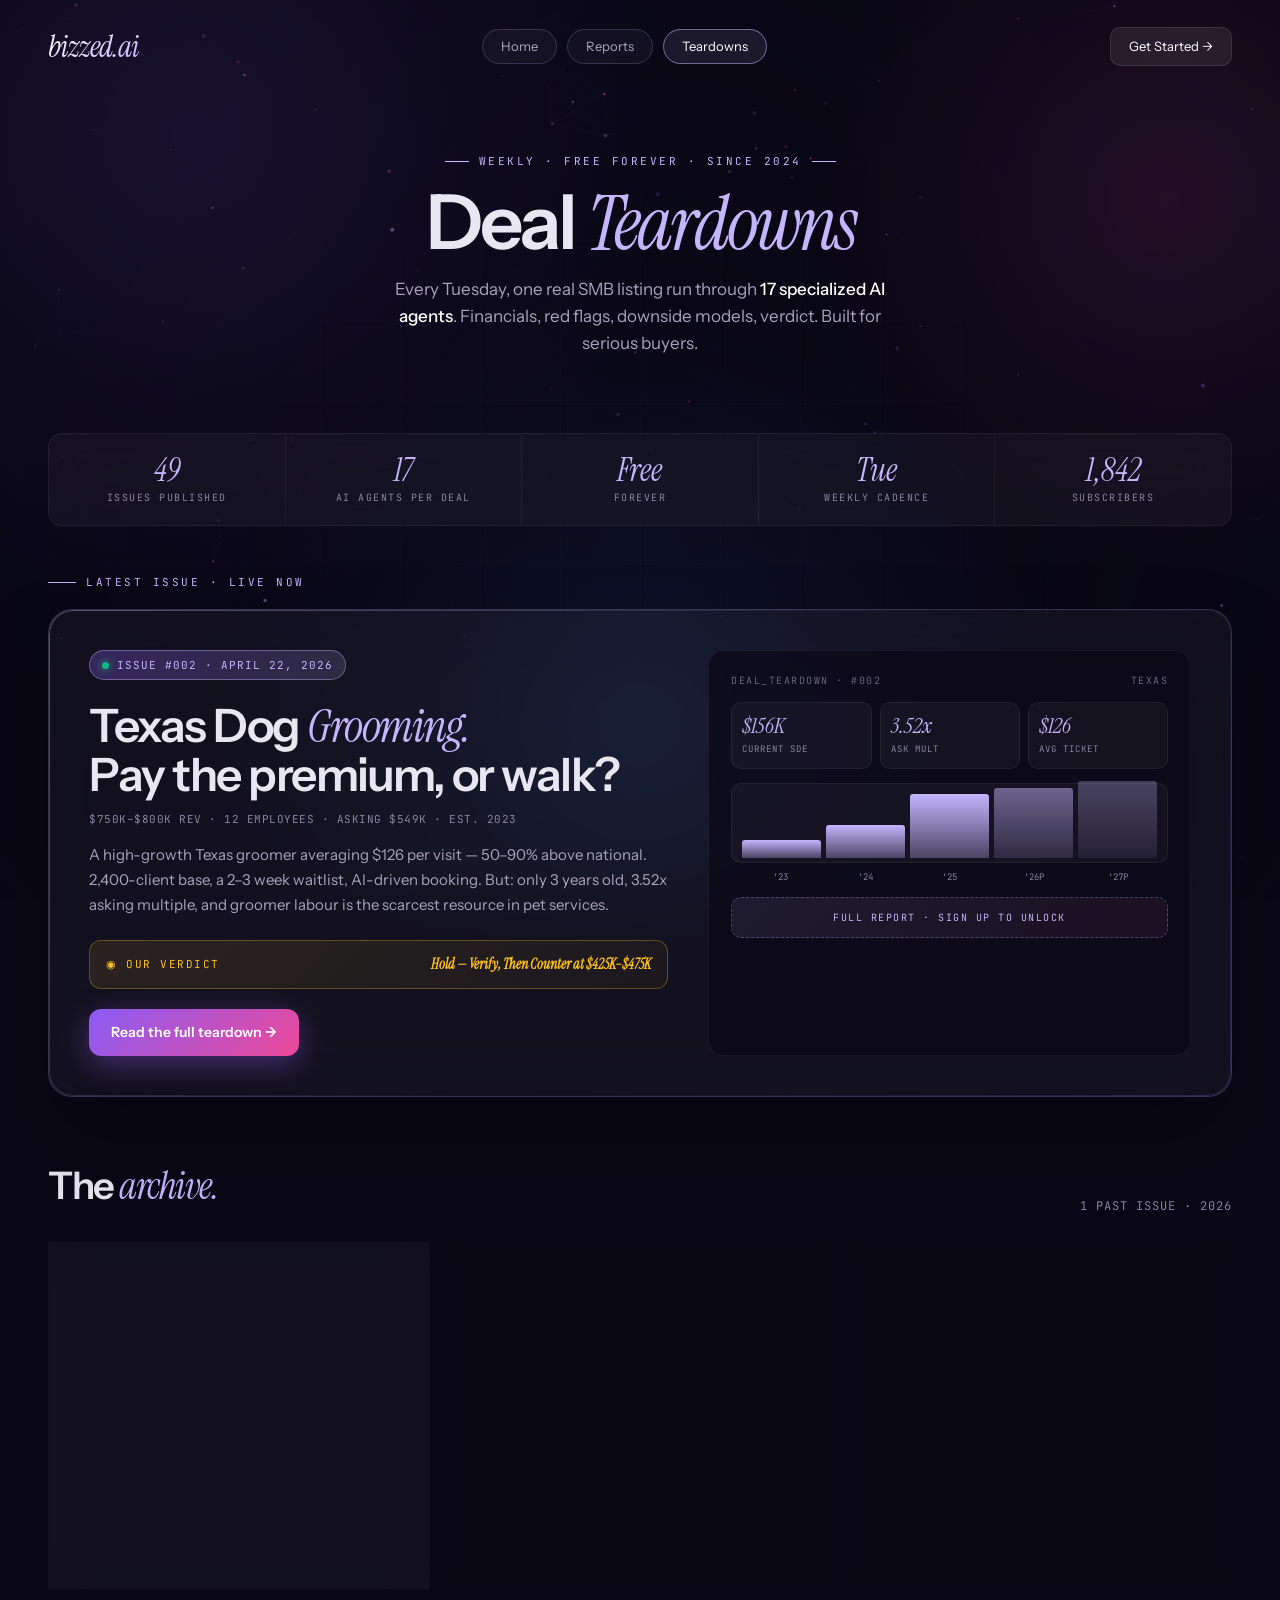
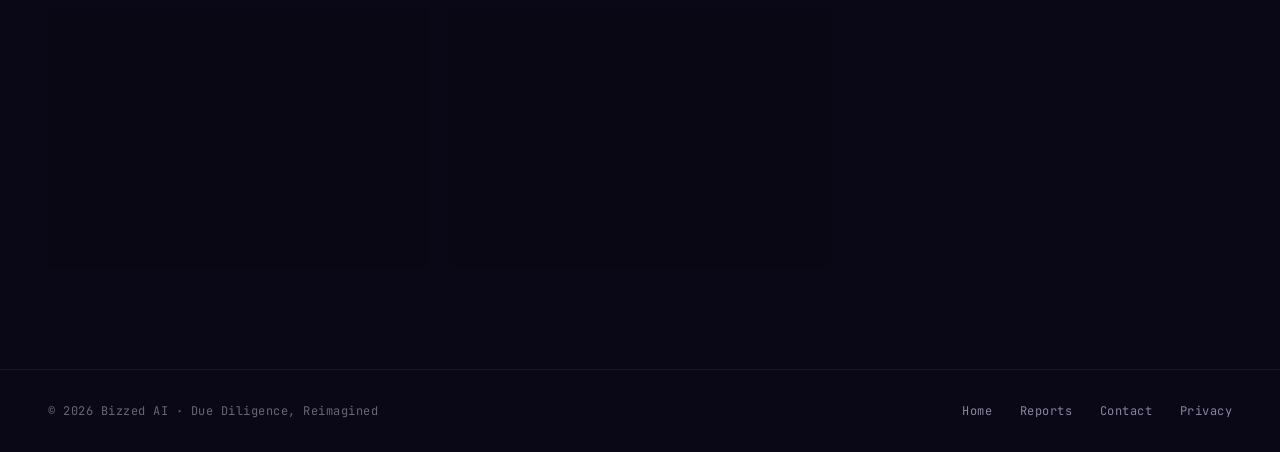
<file: teardowns.html>
<!DOCTYPE html>
<html lang="en">
<head>
<meta charset="utf-8">
<meta name="viewport" content="width=device-width, initial-scale=1">
<title>Deal Teardowns · BizzedAI</title>
<link rel="preconnect" href="https://fonts.googleapis.com">
<link rel="preconnect" href="https://fonts.gstatic.com" crossorigin>
<link href="https://fonts.googleapis.com/css2?family=Instrument+Sans:wght@400;500;600;700&family=Instrument+Serif:ital@0;1&family=JetBrains+Mono:wght@400;500&display=swap" rel="stylesheet">
<link rel="stylesheet" href="css/teardowns.css">
</head>
<body>
<canvas id="bg-canvas"></canvas>
<div class="bg-grid"></div>
<div class="content" id="listing-page">
 
  <nav class="nav">
    <a href="index.html" class="logo">bizzed.ai</a>
    <div class="nav-center">
      <a href="https://bizzedailandingtest2.pages.dev/" class="nav-pill">Home</a>
      <a href="reports.html" class="nav-pill">Reports</a>
      <a href="teardowns.html" class="nav-pill active">Teardowns</a>
    </div>
    <a href="https://www.bizzed.ai/get-started" class="nav-btn">Get Started →</a>
  </nav>
 
  <section class="page-header">
    <div class="page-eyebrow">Weekly · Free Forever · Since 2024</div>
    <h1>Deal <em>Teardowns</em></h1>
    <p class="page-sub">Every Tuesday, one real SMB listing run through <strong>17 specialized AI agents</strong>. Financials, red flags, downside models, verdict. Built for serious buyers.</p>
  </section>
 
  <div class="stats-bar">
    <div class="stat-item"><div class="stat-n">49</div><div class="stat-l">Issues Published</div></div>
    <div class="stat-item"><div class="stat-n">17</div><div class="stat-l">AI Agents Per Deal</div></div>
    <div class="stat-item"><div class="stat-n">Free</div><div class="stat-l">Forever</div></div>
    <div class="stat-item"><div class="stat-n">Tue</div><div class="stat-l">Weekly Cadence</div></div>
    <div class="stat-item"><div class="stat-n">1,842</div><div class="stat-l">Subscribers</div></div>
  </div>
 
  <section class="featured-section">
    <div class="section-label">Latest issue · live now</div>
    <div class="featured-card" onclick="openDoc('049')">
      <div>
        <div class="ft-tag"><span class="d"></span>ISSUE #002 · APRIL 22, 2026</div>
        <div class="ft-title">Texas Dog <em>Grooming.</em><br>Pay the premium, or walk?</div>
        <div class="ft-meta">$750K–$800K REV · 12 EMPLOYEES · ASKING $549K · EST. 2023</div>
        <div class="ft-desc">A high-growth Texas groomer averaging $126 per visit — 50–90% above national. 2,400-client base, a 2–3 week waitlist, AI-driven booking. But: only 3 years old, 3.52x asking multiple, and groomer labour is the scarcest resource in pet services.</div>
        <div class="ft-verdict">
          <span class="l">◉ OUR VERDICT</span>
          <span class="r">Hold — Verify, Then Counter at $425K–$475K</span>
        </div>
        <button class="ft-cta">Read the full teardown →</button>
      </div>
      <div class="ft-preview">
        <div class="fp-hd"><span>DEAL_TEARDOWN · #002</span><span>TEXAS</span></div>
        <div class="fp-stats">
          <div class="fp-s"><div class="n">$156K</div><div class="l">Current SDE</div></div>
          <div class="fp-s"><div class="n">3.52x</div><div class="l">Ask Mult</div></div>
          <div class="fp-s"><div class="n">$126</div><div class="l">Avg Ticket</div></div>
        </div>
        <div class="fp-chart">
          <div class="bar-n" style="height:28%"></div>
          <div class="bar-n" style="height:52%"></div>
          <div class="bar-n" style="height:100%"></div>
          <div class="bar-n" style="height:110%;opacity:.5"></div>
          <div class="bar-n" style="height:120%;opacity:.3"></div>
        </div>
        <div class="fp-labels"><span>'23</span><span>'24</span><span>'25</span><span>'26P</span><span>'27P</span></div>
        <div class="fp-lock">FULL REPORT · SIGN UP TO UNLOCK</div>
      </div>
    </div>
  </section>
 
  <section class="archive-section" id="archive">
    <div class="archive-head">
      <h2>The <em>archive.</em></h2>
      <div class="archive-count">1 PAST ISSUE · 2026</div>
    </div>
    <div class="grid-3">
 
      <div class="card" onclick="openDoc('048')" role="button" tabindex="0">
        <div class="card-hd"><span class="card-num">#001 · APR 15</span><span class="card-verdict v-cond">CONDITIONAL BUY</span></div>
        <div class="card-title">Albany Metro HVAC.</div>
        <div class="card-meta">$4.36M REV · 17 EMPLOYEES · HVAC / SHEET METAL</div>
        <div class="card-stats">
          <div class="card-s"><div class="n">$740K</div><div class="l">2025 SDE</div></div>
          <div class="card-s"><div class="n">3.24x</div><div class="l">Ask Mult</div></div>
          <div class="card-s"><div class="n">$1.9M</div><div class="l">Target</div></div>
        </div>
        <div class="card-desc">Albany semiconductor wave HVAC play. In-house fab shop is a real moat. 2023 earnings collapse + 80% GC concentration demand a structured counter-offer.</div>
        <div class="card-foot"><span class="card-read">Read now →</span><span class="card-time">10 MIN READ</span></div>
      </div>
      <div class="card-soon">
        <div class="card-soon-hd"><span style="color:var(--violet);font-size:10px;letter-spacing:1.5px">#050</span><span class="soon-badge">Coming Soon</span></div>
        <div class="card-soon-date">Apr 29</div>
        <div class="card-soon-label">Next teardown drops Tuesday</div>
        <div class="card-soon-footer"><span class="soon-pulse"></span>Subscribe to get it in your inbox</div>
      </div>
      <div class="card-soon">
        <div class="card-soon-hd"><span style="color:var(--violet);font-size:10px;letter-spacing:1.5px">#051</span><span class="soon-badge">Coming Soon</span></div>
        <div class="card-soon-date">May 6</div>
        <div class="card-soon-label">17 agents. One verdict.</div>
        <div class="card-soon-footer"><span class="soon-pulse"></span>Every Tuesday · Free forever</div>
      </div>
      <div class="card-soon">
        <div class="card-soon-hd"><span style="color:var(--violet);font-size:10px;letter-spacing:1.5px">#052</span><span class="soon-badge">Coming Soon</span></div>
        <div class="card-soon-date">May 13</div>
        <div class="card-soon-label">Financials. Red flags. Verdict.</div>
        <div class="card-soon-footer"><span class="soon-pulse"></span>Every Tuesday · Free forever</div>
      </div>
      <div class="card-soon">
        <div class="card-soon-hd"><span style="color:var(--violet);font-size:10px;letter-spacing:1.5px">#053</span><span class="soon-badge">Coming Soon</span></div>
        <div class="card-soon-date">May 20</div>
        <div class="card-soon-label">Built for serious buyers.</div>
        <div class="card-soon-footer"><span class="soon-pulse"></span>Every Tuesday · Free forever</div>
      </div>
    </div>
  </section>
 
  <footer>
    <div>© 2026 Bizzed AI · Due Diligence, Reimagined</div>
    <div>
      <a href="index.html">Home</a>
      <a href="reports.html">Reports</a>
      <a href="mailto:support@bizzed.ai">Contact</a>
      <a href="#">Privacy</a>
    </div>
  </footer>
 
</div><!-- /listing-page -->
 
<!-- ================================================================
     DOCUMENT PAGE
================================================================ -->
<div id="doc-page">
 
  <div class="doc-topbar">
    <button class="doc-back" onclick="closeDoc()">← Back to Teardowns</button>
    <span class="doc-brand">bizzed.ai</span>
    <span class="doc-topbar-right" id="doc-topbar-label">Issue #002 · Apr 22, 2026</span>
  </div>
 
  <!-- ============================================================
       ISSUE #002 — TEXAS DOG GROOMING
  ============================================================ -->
  <div class="doc-body" id="doc-049" style="display:none">
    <div class="doc-eyebrow">Weekly Deal Teardown · Issue #002</div>
    <h1 class="doc-title">Texas Dog <em>Grooming.</em></h1>
    <p class="doc-subtitle">$750K–$800K projected revenue · 12 employees · Est. 2023 · Asking $549K · $126 average ticket · 2,400+ clients</p>
 
    <!-- THESIS VERDICT BANNER -->
    <div class="thesis-verdict-strip">
      <div class="tvs-top-row">
        <div class="tvs-cell tvs-verdict">
          <span class="tvs-label">THESIS VERDICT</span>
          <span class="tvs-val">Hold</span>
        </div>
        <div class="tvs-cell">
          <span class="tvs-label">TARGET SECTOR</span>
          <span class="tvs-val tvs-pink">Pet Services</span>
        </div>
        <div class="tvs-cell">
          <span class="tvs-label">COUNTER PRICE</span>
          <span class="tvs-val tvs-violet">$425K–$475K</span>
        </div>
      </div>
      <div class="tvs-stats-row">
        <div class="tvs-stat-pill"><span class="tvs-stat-val">58</span><span class="tvs-stat-lbl">BizzedAI Score</span></div>
        <div class="tvs-stat-pill"><span class="tvs-stat-val">$549K</span><span class="tvs-stat-lbl">Asking Price</span></div>
        <div class="tvs-stat-pill"><span class="tvs-stat-val">$156K</span><span class="tvs-stat-lbl">Current SDE</span></div>
        <div class="tvs-stat-pill"><span class="tvs-stat-val">3.52x</span><span class="tvs-stat-lbl">Ask Multiple</span></div>
        <div class="tvs-stat-pill"><span class="tvs-stat-val">$126</span><span class="tvs-stat-lbl">Avg Ticket</span></div>
        <div class="tvs-stat-pill"><span class="tvs-stat-val">2,400+</span><span class="tvs-stat-lbl">Clients</span></div>
      </div>
    </div>
 
    <!-- DEAL HEALTH OVERVIEW -->
    <div class="dd-dashboard" style="margin-bottom:32px">
      <div class="dd-dash-hd">Deal Health Overview</div>
      <!-- SVG gradient defs -->
      <svg width="0" height="0" style="position:absolute">
        <defs>
          <linearGradient id="gradBrit2" x1="0%" y1="0%" x2="100%" y2="0%">
            <stop offset="0%" stop-color="#c4b5fd"/>
            <stop offset="100%" stop-color="#8b5cf6"/>
          </linearGradient>
          <linearGradient id="gradBizzed2" x1="0%" y1="0%" x2="100%" y2="0%">
            <stop offset="0%" stop-color="#f472b6"/>
            <stop offset="100%" stop-color="#ec4899"/>
          </linearGradient>
          <linearGradient id="gradSows2" x1="0%" y1="0%" x2="100%" y2="0%">
            <stop offset="0%" stop-color="#6ee7b7"/>
            <stop offset="100%" stop-color="#10b981"/>
          </linearGradient>
          <linearGradient id="gradDealBad2" x1="0%" y1="0%" x2="100%" y2="0%">
            <stop offset="0%" stop-color="#fca5a5"/>
            <stop offset="100%" stop-color="#ef4444"/>
          </linearGradient>
        </defs>
      </svg>
      <div class="dd-scores-row" style="margin-bottom:28px">
        <!-- BRIT -->
        <div class="dd-score-item">
          <div class="dd-ring-wrap">
            <svg viewBox="0 0 110 110">
              <circle class="dd-ring-bg" cx="55" cy="55" r="46"/>
              <circle class="dd-ring-fill" cx="55" cy="55" r="46"
                data-pct="58"
                stroke="url(#gradBrit2)"
                stroke-dasharray="289"
                stroke-dashoffset="289"/>
            </svg>
            <div class="dd-ring-center">
              <span class="dd-ring-pct" data-target="58">0%</span>
              <span class="dd-ring-sub">BRIT</span>
            </div>
          </div>
          <span class="dd-score-lbl">BRIT Potential</span>
        </div>
        <!-- BizzedAI Score -->
        <div class="dd-score-item">
          <div class="dd-ring-wrap">
            <svg viewBox="0 0 110 110">
              <circle class="dd-ring-bg" cx="55" cy="55" r="46"/>
              <circle class="dd-ring-fill" cx="55" cy="55" r="46"
                data-pct="60"
                stroke="url(#gradBizzed2)"
                stroke-dasharray="289"
                stroke-dashoffset="289"/>
            </svg>
            <div class="dd-ring-center">
              <span class="dd-ring-pct" data-target="60">0%</span>
              <span class="dd-ring-sub">SCORE</span>
            </div>
          </div>
          <span class="dd-score-lbl">BizzedAI Score</span>
        </div>
        <!-- Market Score -->
        <div class="dd-score-item">
          <div class="dd-ring-wrap">
            <svg viewBox="0 0 110 110">
              <circle class="dd-ring-bg" cx="55" cy="55" r="46"/>
              <circle class="dd-ring-fill" cx="55" cy="55" r="46"
                data-pct="70"
                stroke="url(#gradSows2)"
                stroke-dasharray="289"
                stroke-dashoffset="289"/>
            </svg>
            <div class="dd-ring-center">
              <span class="dd-ring-pct" data-target="70">0%</span>
              <span class="dd-ring-sub">MARKET</span>
            </div>
          </div>
          <span class="dd-score-lbl">Market Score</span>
        </div>
        <!-- Risk Score -->
        <div class="dd-score-item">
          <div class="dd-ring-wrap">
            <svg viewBox="0 0 110 110">
              <circle class="dd-ring-bg" cx="55" cy="55" r="46"/>
              <circle class="dd-ring-fill" cx="55" cy="55" r="46"
                data-pct="30"
                stroke="url(#gradDealBad2)"
                stroke-dasharray="289"
                stroke-dashoffset="289"/>
            </svg>
            <div class="dd-ring-center">
              <span class="dd-ring-pct" data-target="30">0%</span>
              <span class="dd-ring-sub">RISK</span>
            </div>
          </div>
          <span class="dd-score-lbl">Dealbreaker Score</span>
        </div>
      </div>
      <!-- Verdict strip -->
      <div class="dd-verdict-strip">
        <span class="dd-verdict-badge">◎ Verdict</span>
        <span class="dd-verdict-val">Hold — Verify First, Then Counter at $425K–$475K</span>
        <span class="dd-verdict-score">58 / 100</span>
      </div>
      <div class="dd-risks-hd"><span class="dd-risk-icon">⚠</span>Key Risk Factors</div>
      <div style="font-family:'JetBrains Mono',monospace;font-size:9px;letter-spacing:1.5px;color:var(--danger);text-transform:uppercase;margin-bottom:8px;padding-left:4px">● Critical Risks</div>
      <div class="dd-risk-rows" style="margin-bottom:12px">
        <div class="dd-risk-row crit">
          <div class="dd-risk-hd" onclick="this.parentElement.classList.toggle('open')">
            <span class="dd-risk-badge">Critical</span>
            <span class="dd-risk-title">Only 3 Years of Operating History</span>
            <span class="dd-risk-arrow">&#9660;</span>
          </div>
          <div class="dd-risk-body">The standard acquisition floor is 3–5 years of auditable financials. At 3 years, there is insufficient data to establish a trend. Any valuation premium requires at least 2 verified tax returns with matching bank statements.</div>
        </div>
        <div class="dd-risk-row crit">
          <div class="dd-risk-hd" onclick="this.parentElement.classList.toggle('open')">
            <span class="dd-risk-badge">Critical</span>
            <span class="dd-risk-title">Asking Multiple Exceeds Market Range</span>
            <span class="dd-risk-arrow">&#9660;</span>
          </div>
          <div class="dd-risk-body">3.52× current SDE exceeds the 2.0–3.3× market range for pet grooming. The seller is pricing future performance. Counter at $425K–$475K upfront plus a $50K–$75K earn-out tied to 12-month milestones.</div>
        </div>
      </div>
      <div style="font-family:'JetBrains Mono',monospace;font-size:9px;letter-spacing:1.5px;color:var(--warn);text-transform:uppercase;margin-bottom:8px;padding-left:4px">● High Risks</div>
      <div class="dd-risk-rows" style="margin-bottom:12px">
        <div class="dd-risk-row high">
          <div class="dd-risk-hd" onclick="this.parentElement.classList.toggle('open')">
            <span class="dd-risk-badge">High</span>
            <span class="dd-risk-title">Groomer Labour Shortage — Retention Risk</span>
            <span class="dd-risk-arrow">&#9660;</span>
          </div>
          <div class="dd-risk-body">Groomers ARE the revenue. The U.S. faces a shortage of ~64,000 pet groomers nationally. If the top 2–3 producers leave at close, the $126 ticket and the waitlist leave with them. Retention bonuses funded by the seller at close are non-negotiable.</div>
        </div>
        <div class="dd-risk-row high">
          <div class="dd-risk-hd" onclick="this.parentElement.classList.toggle('open')">
            <span class="dd-risk-badge">High</span>
            <span class="dd-risk-title">Lease: Only 3 Years Remaining</span>
            <span class="dd-risk-arrow">&#9660;</span>
          </div>
          <div class="dd-risk-body">Facilities with under 4 years on lease lose 30–40% of resale value. Require written landlord confirmation of lease assignment and the 5-year renewal option before proceeding to LOI.</div>
        </div>
      </div>
      <div style="font-family:'JetBrains Mono',monospace;font-size:9px;letter-spacing:1.5px;color:var(--success);text-transform:uppercase;margin-bottom:8px;padding-left:4px">● Key Strengths</div>
      <div class="dd-risk-rows">
        <div class="dd-risk-row str">
          <div class="dd-risk-hd" onclick="this.parentElement.classList.toggle('open')">
            <span class="dd-risk-badge">Strength</span>
            <span class="dd-risk-title">$126 Average Ticket — 50–91% Above National Average</span>
            <span class="dd-risk-arrow">&#9660;</span>
          </div>
          <div class="dd-risk-body">A 2–3 week waitlist and 2,400+ client database confirm this is not just a listing claim — it is validated by sustained demand. Pricing power of this magnitude in a commoditised service business is genuinely rare.</div>
        </div>
        <div class="dd-risk-row str">
          <div class="dd-risk-hd" onclick="this.parentElement.classList.toggle('open')">
            <span class="dd-risk-badge">Strength</span>
            <span class="dd-risk-title">Built-In Expansion Capacity — No Capex Required</span>
            <span class="dd-risk-arrow">&#9660;</span>
          </div>
          <div class="dd-risk-body">2,100 sq ft facility has room for 1–2 additional grooming stations. The seller projects $243K in additional revenue with no capital investment. Most grooming businesses that want to grow must invest in facility expansion first.</div>
        </div>
      </div>
    </div>
 
    <!-- DASHBOARD -->
    
    <div class="groom-dash">
 
      <!-- Row 1: KPIs + Revenue Growth chart -->
      <div class="groom-row two">
        <div class="groom-panel">
          <div class="gp-hd"><span>Key Financials</span><span class="gp-sub">At a Glance</span></div>
          <div class="groom-kpi-grid">
            <div class="groom-kpi"><div class="n">$549K</div><div class="l">Asking Price</div></div>
            <div class="groom-kpi"><div class="n">$156K</div><div class="l">Current SDE</div></div>
            <div class="groom-kpi"><div class="n">3.52x</div><div class="l">Ask Multiple</div></div>
            <div class="groom-kpi"><div class="n">$126</div><div class="l">Avg Ticket</div></div>
            <div class="groom-kpi"><div class="n">131%</div><div class="l">YoY Growth '25</div></div>
            <div class="groom-kpi"><div class="n" style="color:#f472b6">$214K</div><div class="l">Projected SDE</div></div>
          </div>
          <div class="gp-note">Asking 3.52× current SDE is above the 2.0–3.3× market range. At <strong>projected $214K SDE</strong>, the effective multiple drops to 2.57× — attractive if projections are met and verified.</div>
        </div>
 
        <div class="groom-panel">
          <div class="gp-hd"><span>Revenue Trajectory</span><span class="gp-sub">Est. / Projected</span></div>
          <svg viewBox="0 0 440 240" width="100%" style="display:block;overflow:visible;min-height:200px">
            <!-- Grid -->
            <line x1="50" y1="20" x2="420" y2="20" stroke="rgba(255,255,255,.05)" stroke-width="1"/>
            <line x1="50" y1="65" x2="420" y2="65" stroke="rgba(255,255,255,.06)" stroke-width="1"/>
            <line x1="50" y1="110" x2="420" y2="110" stroke="rgba(255,255,255,.06)" stroke-width="1"/>
            <line x1="50" y1="155" x2="420" y2="155" stroke="rgba(255,255,255,.06)" stroke-width="1"/>
            <line x1="50" y1="185" x2="420" y2="185" stroke="rgba(255,255,255,.1)" stroke-width="1"/>
            <!-- Y labels — scale: 0=185, 1M=20. 185px / $1M = $5,405/px -->
            <text x="42" y="24" text-anchor="end" fill="rgba(255,255,255,.6)" font-size="12" font-family="monospace">$1M</text>
            <text x="42" y="69" text-anchor="end" fill="rgba(255,255,255,.6)" font-size="12" font-family="monospace">$750K</text>
            <text x="42" y="114" text-anchor="end" fill="rgba(255,255,255,.6)" font-size="12" font-family="monospace">$500K</text>
            <text x="42" y="159" text-anchor="end" fill="rgba(255,255,255,.6)" font-size="12" font-family="monospace">$250K</text>
            <!-- Bars: x positions at 80, 160, 240, 320, 400 -->
            <!-- 2023: ~$325K est → y = 185-(325/1000*165)=185-53.6=131.4 h=53.6 -->
            <rect x="58" y="131" width="44" height="54" rx="4" fill="rgba(139,92,246,.55)"/>
            <text x="80" y="124" text-anchor="middle" fill="#a78bfa" font-size="12" font-family="monospace">$325K</text>
            <!-- 2024: ~$325K*2.31=~$325K (rough: 131% YoY was 2025, so 2024 was ~$325K) actually use listing: 131% YoY in 2025 from 2024 → 2024~$325K, 2025~$750K -->
            <rect x="138" y="131" width="44" height="54" rx="4" fill="rgba(139,92,246,.65)"/>
            <text x="160" y="124" text-anchor="middle" fill="#a78bfa" font-size="12" font-family="monospace">$325K</text>
            <!-- 2025: $750K → y=185-(750/1000*165)=185-123.75=61.25 h=123.75 -->
            <rect x="218" y="61" width="44" height="124" rx="4" fill="rgba(139,92,246,.8)"/>
            <text x="240" y="54" text-anchor="middle" fill="#c4b5fd" font-size="12" font-family="monospace" font-weight="700">$750K</text>
            <!-- 2026P: $800K → y=185-132=53 h=132 -->
            <rect x="298" y="53" width="44" height="132" rx="4" fill="rgba(244,114,182,.75)"/>
            <text x="320" y="46" text-anchor="middle" fill="#f472b6" font-size="12" font-family="monospace">$800K</text>
            <!-- 2027P: $993K (capacity) → y=185-164=21 h=164 -->
            <rect x="378" y="21" width="44" height="164" rx="4" fill="rgba(244,114,182,.65)"/>
            <text x="400" y="14" text-anchor="middle" fill="#f472b6" font-size="12" font-family="monospace">$993K</text>
            <!-- X labels -->
            <text x="80" y="200" text-anchor="middle" fill="rgba(255,255,255,.6)" font-size="12" font-family="monospace">2023</text>
            <text x="160" y="200" text-anchor="middle" fill="rgba(255,255,255,.6)" font-size="12" font-family="monospace">2024</text>
            <text x="240" y="200" text-anchor="middle" fill="rgba(255,255,255,.6)" font-size="12" font-family="monospace">2025</text>
            <text x="320" y="200" text-anchor="middle" fill="rgba(255,255,255,.6)" font-size="12" font-family="monospace">2026P</text>
            <text x="400" y="200" text-anchor="middle" fill="rgba(255,255,255,.6)" font-size="12" font-family="monospace">2027P</text>
            <!-- Projected label -->
            <text x="360" y="216" text-anchor="middle" fill="rgba(244,114,182,.8)" font-size="10" font-family="monospace" font-weight="600">PROJECTED</text>
          </svg>
          <div class="gp-note"><strong>131% YoY growth in 2025</strong> is exceptional but from a low base. Projected capacity revenue of ~$993K requires hiring 1 FT + 1 PT groomer in a tight labour market.</div>
        </div>
      </div>
 
      <!-- Row 2: Valuation Scenarios + Ticket Benchmarks + Risk Matrix -->
      <div class="groom-row three">
        <div class="groom-panel">
          <div class="gp-hd"><span>Valuation Scenarios</span><span class="gp-sub">SDE × Multiple</span></div>
          <svg viewBox="0 0 280 210" width="100%" style="display:block;overflow:visible;min-height:180px">
            <!-- Three scenario rows -->
            <!-- Scenario 1: As-is 3.52x -->
            <rect x="0" y="10" width="280" height="48" rx="8" fill="rgba(251,191,36,.06)" stroke="rgba(251,191,36,.2)" stroke-width="1"/>
            <text x="12" y="30" fill="#fbbf24" font-size="12" font-family="monospace" font-weight="700">AS-IS · 3.52x · $156K SDE</text>
            <text x="12" y="46" fill="rgba(255,255,255,.5)" font-size="12" font-family="monospace">Asking $549K — above market range</text>
            <!-- Scenario 2: Projections hit 2.57x -->
            <rect x="0" y="74" width="280" height="48" rx="8" fill="rgba(16,185,129,.06)" stroke="rgba(16,185,129,.22)" stroke-width="1"/>
            <text x="12" y="94" fill="#6ee7b7" font-size="12" font-family="monospace" font-weight="700">PROJ. HIT · 2.57x · $214K SDE</text>
            <text x="12" y="110" fill="rgba(255,255,255,.5)" font-size="12" font-family="monospace">Attractive — if execution verified</text>
            <!-- Scenario 3: SDE drops -->
            <rect x="0" y="138" width="280" height="48" rx="8" fill="rgba(239,68,68,.06)" stroke="rgba(239,68,68,.22)" stroke-width="1"/>
            <text x="12" y="158" fill="#fca5a5" font-size="12" font-family="monospace" font-weight="700">SDE DROPS · 4.58x · $120K SDE</text>
            <text x="12" y="174" fill="rgba(255,255,255,.5)" font-size="12" font-family="monospace">Walk away — renegotiate or pass</text>
          </svg>
          <div class="gp-note"><strong>Counter target:</strong> $425K–$475K upfront + $50K–$75K earn-out tied to 12-month revenue/SDE milestones. Effective multiple: 2.7–3.0×.</div>
        </div>
 
        <div class="groom-panel">
          <div class="gp-hd"><span>Ticket Benchmark</span><span class="gp-sub">vs National Avg</span></div>
          <svg viewBox="0 0 300 245" width="100%" style="display:block;overflow:visible;min-height:195px">
            <!-- Y: baseline=200, $0. $150=20. Scale: 180/150 = 1.2px/$ -->
            <line x1="36" y1="200" x2="276" y2="200" stroke="rgba(255,255,255,.15)" stroke-width="1"/>
            <line x1="36" y1="140" x2="276" y2="140" stroke="rgba(255,255,255,.07)" stroke-width="1"/>
            <line x1="36" y1="80" x2="276" y2="80" stroke="rgba(255,255,255,.07)" stroke-width="1"/>
            <line x1="36" y1="20" x2="276" y2="20" stroke="rgba(255,255,255,.05)" stroke-width="1"/>
            <!-- Y labels -->
            <text x="28" y="204" text-anchor="end" fill="rgba(255,255,255,.5)" font-size="11" font-family="monospace">$0</text>
            <text x="28" y="144" text-anchor="end" fill="rgba(255,255,255,.5)" font-size="11" font-family="monospace">$50</text>
            <text x="28" y="84" text-anchor="end" fill="rgba(255,255,255,.5)" font-size="11" font-family="monospace">$100</text>
            <text x="28" y="24" text-anchor="end" fill="rgba(255,255,255,.5)" font-size="11" font-family="monospace">$150</text>
            <!-- Budget: $35 → h=42, y=158 -->
            <rect x="46" y="158" width="44" height="42" rx="5" fill="rgba(239,68,68,.55)"/>
            <text x="68" y="150" text-anchor="middle" fill="#fca5a5" font-size="12" font-family="monospace" font-weight="600">$35</text>
            <text x="68" y="216" text-anchor="middle" fill="rgba(255,255,255,.55)" font-size="12" font-family="monospace">Budget</text>
            <!-- National avg: $75 → h=90, y=110 -->
            <rect x="108" y="110" width="44" height="90" rx="5" fill="rgba(139,92,246,.6)"/>
            <text x="130" y="102" text-anchor="middle" fill="#c4b5fd" font-size="12" font-family="monospace" font-weight="600">$75</text>
            <text x="130" y="216" text-anchor="middle" fill="rgba(255,255,255,.55)" font-size="12" font-family="monospace">Natl Avg</text>
            <!-- Premium: $85 → h=102, y=98 -->
            <rect x="170" y="98" width="44" height="102" rx="5" fill="rgba(139,92,246,.75)"/>
            <text x="192" y="90" text-anchor="middle" fill="#a78bfa" font-size="12" font-family="monospace" font-weight="600">$85</text>
            <text x="192" y="216" text-anchor="middle" fill="rgba(255,255,255,.55)" font-size="12" font-family="monospace">Premium</text>
            <!-- This business: $126 → h=151.2, y=48.8 -->
            <rect x="232" y="49" width="44" height="151" rx="5" fill="rgba(244,114,182,.85)"/>
            <text x="254" y="40" text-anchor="middle" fill="#f9a8d4" font-size="14" font-family="monospace" font-weight="700">$126</text>
            <text x="254" y="216" text-anchor="middle" fill="rgba(255,255,255,.55)" font-size="12" font-family="monospace">This Biz</text>
            <!-- Clean annotation below x-axis labels -->
            <text x="254" y="232" text-anchor="middle" fill="#f472b6" font-size="10" font-family="monospace" font-weight="700">+49–91%</text>
            <text x="254" y="243" text-anchor="middle" fill="rgba(244,114,182,.6)" font-size="9" font-family="monospace">vs national avg</text>
          </svg>
          <div class="gp-note">The <strong>$126 average ticket</strong> is the strongest signal in this deal. Sustained demand at 50–91% above national average implies genuine brand loyalty and local pricing power.</div>
        </div>
 
        <div class="groom-panel">
          <div class="gp-hd"><span>Risk Register</span><span class="gp-sub">Likelihood × Impact</span></div>
          <div style="display:flex;flex-direction:column;gap:8px">
            <div style="display:grid;grid-template-columns:1fr 60px 60px;gap:8px;font-family:'JetBrains Mono',monospace;font-size:8px;letter-spacing:1.5px;color:rgba(255,255,255,.3);text-transform:uppercase;padding:0 4px 6px;border-bottom:1px solid rgba(255,255,255,.06)">
              <span>Risk</span><span style="text-align:center">Likely</span><span style="text-align:center">Impact</span>
            </div>
            <div style="display:grid;grid-template-columns:1fr 60px 60px;gap:8px;align-items:center;padding:7px 10px;border-radius:8px;background:rgba(239,68,68,.06);border:1px solid rgba(239,68,68,.2)">
              <span style="font-size:11px;color:rgba(255,255,255,.7)">Groomer attrition post-sale</span>
              <span style="font-family:'JetBrains Mono',monospace;font-size:10px;color:#fca5a5;text-align:center;background:rgba(239,68,68,.15);border-radius:4px;padding:2px 0">HIGH</span>
              <span style="font-family:'JetBrains Mono',monospace;font-size:10px;color:#fca5a5;text-align:center;background:rgba(239,68,68,.15);border-radius:4px;padding:2px 0">HIGH</span>
            </div>
            <div style="display:grid;grid-template-columns:1fr 60px 60px;gap:8px;align-items:center;padding:7px 10px;border-radius:8px;background:rgba(239,68,68,.06);border:1px solid rgba(239,68,68,.2)">
              <span style="font-size:11px;color:rgba(255,255,255,.7)">Short operating history (3yr)</span>
              <span style="font-family:'JetBrains Mono',monospace;font-size:10px;color:#fca5a5;text-align:center;background:rgba(239,68,68,.15);border-radius:4px;padding:2px 0">HIGH</span>
              <span style="font-family:'JetBrains Mono',monospace;font-size:10px;color:#fca5a5;text-align:center;background:rgba(239,68,68,.15);border-radius:4px;padding:2px 0">HIGH</span>
            </div>
            <div style="display:grid;grid-template-columns:1fr 60px 60px;gap:8px;align-items:center;padding:7px 10px;border-radius:8px;background:rgba(251,191,36,.04);border:1px solid rgba(251,191,36,.18)">
              <span style="font-size:11px;color:rgba(255,255,255,.7)">Lease: 3 years remaining</span>
              <span style="font-family:'JetBrains Mono',monospace;font-size:10px;color:#fbbf24;text-align:center;background:rgba(251,191,36,.12);border-radius:4px;padding:2px 0">MED</span>
              <span style="font-family:'JetBrains Mono',monospace;font-size:10px;color:#fbbf24;text-align:center;background:rgba(251,191,36,.12);border-radius:4px;padding:2px 0">MED</span>
            </div>
            <div style="display:grid;grid-template-columns:1fr 60px 60px;gap:8px;align-items:center;padding:7px 10px;border-radius:8px;background:rgba(251,191,36,.04);border:1px solid rgba(251,191,36,.18)">
              <span style="font-size:11px;color:rgba(255,255,255,.7)">Expansion pro forma execution</span>
              <span style="font-family:'JetBrains Mono',monospace;font-size:10px;color:#fbbf24;text-align:center;background:rgba(251,191,36,.12);border-radius:4px;padding:2px 0">MED</span>
              <span style="font-family:'JetBrains Mono',monospace;font-size:10px;color:#fbbf24;text-align:center;background:rgba(251,191,36,.12);border-radius:4px;padding:2px 0">MED</span>
            </div>
            <div style="display:grid;grid-template-columns:1fr 60px 60px;gap:8px;align-items:center;padding:7px 10px;border-radius:8px;background:rgba(196,181,253,.03);border:1px solid rgba(196,181,253,.12)">
              <span style="font-size:11px;color:rgba(255,255,255,.7)">Tech platform not transferable</span>
              <span style="font-family:'JetBrains Mono',monospace;font-size:10px;color:#c4b5fd;text-align:center;background:rgba(196,181,253,.1);border-radius:4px;padding:2px 0">MED</span>
              <span style="font-family:'JetBrains Mono',monospace;font-size:10px;color:#c4b5fd;text-align:center;background:rgba(196,181,253,.1);border-radius:4px;padding:2px 0">MED</span>
            </div>
            <div style="display:grid;grid-template-columns:1fr 60px 60px;gap:8px;align-items:center;padding:7px 10px;border-radius:8px;background:rgba(16,185,129,.03);border:1px solid rgba(16,185,129,.12)">
              <span style="font-size:11px;color:rgba(255,255,255,.7)">Customer concentration</span>
              <span style="font-family:'JetBrains Mono',monospace;font-size:10px;color:#6ee7b7;text-align:center;background:rgba(16,185,129,.1);border-radius:4px;padding:2px 0">LOW</span>
              <span style="font-family:'JetBrains Mono',monospace;font-size:10px;color:#6ee7b7;text-align:center;background:rgba(16,185,129,.1);border-radius:4px;padding:2px 0">MED</span>
            </div>
          </div>
          <div class="gp-note"><strong>Two High/High risks</strong> dominate this deal. Groomer retention bonuses at close and at least 2 years of verified financials are non-negotiable conditions before proceeding.</div>
        </div>
      </div>
 
    </div><!-- /groom-dash -->
 
<!-- CONCLUSION FIRST -->
    <div class="doc-section" style="margin-top:8px">
      <div class="doc-section-hd">Final Verdict</div>
      <div style="background:linear-gradient(135deg,rgba(251,191,36,.08),rgba(251,191,36,.03));border:1px solid rgba(251,191,36,.25);border-radius:18px;padding:32px 36px;margin-bottom:20px">
        <div style="font-family:'JetBrains Mono',monospace;font-size:10px;letter-spacing:2.5px;color:#fbbf24;text-transform:uppercase;margin-bottom:14px">BizzedAI Verdict · Hold — Conditionally Attractive</div>
        <div style="font-family:'Instrument Serif',serif;font-style:italic;font-size:26px;color:#fff;line-height:1.2;margin-bottom:18px;letter-spacing:-.5px">Do not commit without financial verification. This deal is worth pursuing — <em style="color:#fbbf24">at the right price.</em></div>
        <div style="font-size:14px;color:rgba(255,255,255,.6);line-height:1.75">
          <p style="margin-bottom:12px">The business has real competitive differentiation. A $126 average ticket — 50–91% above national average — a 2,400-client database, a multi-week waitlist, sophisticated technology, and built-in expansion capacity without capital investment are genuinely rare attributes in the pet grooming segment.</p>
          <p style="margin-bottom:12px">The problem is exclusively the asking price. At 3.52× current SDE, the seller is pricing future performance that has not yet been delivered. Only 3 years of operating history means there is insufficient evidence that 131% growth is a trend rather than a one-year spike from a low base.</p>
          <p>Counter at $425K–$475K upfront with a $50K–$75K earn-out tied to 12-month milestones. If the seller insists on the asking price, <strong style="color:#fff">walk away</strong>. If financials verify the SDE and the seller accepts a reasonable counter, this is a quality acquisition in a structurally attractive sector.</p>
        </div>
      </div>
      <div style="display:grid;grid-template-columns:1fr 1fr;gap:12px;margin-bottom:36px">
        <div style="background:rgba(16,185,129,.06);border:1px solid rgba(16,185,129,.2);border-radius:14px;padding:20px 22px">
          <div style="font-family:'JetBrains Mono',monospace;font-size:9px;letter-spacing:2px;color:#6ee7b7;text-transform:uppercase;margin-bottom:10px">Proceed If</div>
          <div style="font-size:13px;color:rgba(255,255,255,.6);line-height:1.65">Tax returns verify stated revenue and SDE. Key groomers commit to staying. Lease is assignable. Seller accepts $425K–$475K plus earn-out. Technology platforms are transferable.</div>
        </div>
        <div style="background:rgba(239,68,68,.05);border:1px solid rgba(239,68,68,.2);border-radius:14px;padding:20px 22px">
          <div style="font-family:'JetBrains Mono',monospace;font-size:9px;letter-spacing:2px;color:#fca5a5;text-transform:uppercase;margin-bottom:10px">Walk Away If</div>
          <div style="font-size:13px;color:rgba(255,255,255,.6);line-height:1.65">Financials fall short of listing claims. Seller insists on full $549K with no earn-out. Key groomers are unwilling to commit. Lease renewal option is not in writing.</div>
        </div>
      </div>
    </div>
 
    <!-- COLLAPSIBLE FULL TEARDOWN -->
    <div class="accordion-section" id="accordion-049">
      <button class="accordion-btn" onclick="toggleAccordion('accordion-049')">
        <span class="accordion-btn-label">View Full Teardown</span>
        <span class="accordion-btn-arrow">&#8964;</span>
      </button>
      <div class="accordion-body" id="accordion-body-049">
 
        <!-- GATE inside accordion -->
        <div id="gate-wrapper-049" class="doc-gate-wrapper">
          <div class="gate-unlocked-notice" id="gate-notice-049">
            <div class="gun-title">Full teardown unlocked.</div>
            <div class="gun-sub">The deal structure and 8-point verification checklist are below.</div>
          </div>
          <div id="gate-card-049" class="doc-gate-card">
            <span class="gate-lock-icon">🔒</span>
            <div class="gate-kicker">Full Teardown · Members Only</div>
            <h3 class="gate-title">Unlock the Full Analysis</h3>
            <p class="gate-desc">Get our deal structure recommendation and the 8-point verification checklist. <strong>Free — just your name and email.</strong></p>
            <div class="gate-form">
              <div class="gate-name-row">
                <input class="gate-input" id="gate-first-049" type="text" placeholder="First name">
                <input class="gate-input" id="gate-last-049" type="text" placeholder="Last name">
              </div>
              <input class="gate-input" id="gate-email-049" type="email" placeholder="you@acquireco.com">
              <button class="gate-btn" id="gate-btn-049" onclick="unlockGate('049')">Unlock Full Teardown ✶</button>
              <div class="gate-err-msg" id="gate-err-049"></div>
              <p class="gate-fine">✓ Free forever · ✓ No spam · ✓ Unsubscribe anytime</p>
            </div>
          </div>
          <div class="doc-gate-blur" id="gate-blur-049">
 
        <div class="doc-section">
          <div class="doc-section-hd">Why This Deal Caught Our Attention</div>
          <div class="doc-callout warn"><strong>Premium signals in a commoditised sector:</strong> A $126 average ticket — 50–91% above the national grooming average — combined with a 2–3 week waitlist and a 2,400-client database in a growing Texas market represents genuine pricing power, not just a seller story. These are real demand indicators.</div>
          <div class="flag-list">
            <div class="flag-item green"><span class="icon">✅</span><div><strong>131% YoY revenue growth in 2025</strong> — verifiable via bank statements. From a low base, but the trajectory is real.</div></div>
            <div class="flag-item green"><span class="icon">✅</span><div><strong>AI-driven booking + custom mobile app</strong> — uncommon infrastructure for an independent groomer. Reduces no-shows, supports semi-absentee model.</div></div>
            <div class="flag-item green"><span class="icon">✅</span><div><strong>Built-in expansion capacity</strong> — 2,100 sq ft facility can accommodate 1–2 additional grooming stations with no capital investment. Rare.</div></div>
            <div class="flag-item green"><span class="icon">✅</span><div><strong>Texas market tailwind</strong> — state added 391,243 residents in 2025. 43% of Texas HH own a dog. Local area projected +16% population growth by 2029.</div></div>
            <div class="flag-item red"><span class="icon">🚨</span><div><strong>Only 3 years of operating history</strong> — the standard acquisition floor is 3–5 years of auditable financials. This business does not yet clear it.</div></div>
            <div class="flag-item red"><span class="icon">🚨</span><div><strong>3.52× asking multiple</strong> — exceeds the 2.0–3.3× market range for pet grooming. Seller is pricing future growth, not current performance.</div></div>
          </div>
        </div>
 
        <div class="doc-section">
          <div class="doc-section-hd">Financial Analysis</div>
          <table class="doc-table">
            <thead><tr><th>Metric</th><th>Listing Claim</th><th>Benchmark</th><th>Assessment</th></tr></thead>
            <tbody>
              <tr class="row-good"><td>Gross Revenue</td><td>$750K–$800K projected</td><td>Median: ~$300K</td><td>Well above median — credible given client base</td></tr>
              <tr><td>SDE (current)</td><td>$156,000</td><td>Median margin: ~30%</td><td>20.8% margin — within range, verify add-backs</td></tr>
              <tr class="row-good"><td>Average Ticket</td><td>$126</td><td>National: $65–$85</td><td>~50–91% premium — standout differentiator</td></tr>
              <tr><td>SDE (projected)</td><td>$214,261</td><td>Requires execution</td><td>Plausible but depends on groomer hiring</td></tr>
              <tr class="row-warn"><td>EBITDA</td><td>Not disclosed</td><td>Typical: 10–20%</td><td>Request full P&amp;L before proceeding</td></tr>
              <tr class="row-warn"><td>Asking Multiple</td><td>3.52× SDE</td><td>Market: 2.0–3.3×</td><td>Above market — growth premium not yet earned</td></tr>
            </tbody>
          </table>
          <div class="doc-callout violet"><strong>SDE discrepancy note:</strong> Listing states $156,000 in one place and $159,858 in the expansion pro forma. Minor, but request a single verified P&amp;L reconciliation before LOI.</div>
        </div>
 
        <div class="doc-section">
          <div class="doc-section-hd">Operations &amp; Competitive Position</div>
          <div class="doc-callout success"><strong>Semi-absentee infrastructure is rare:</strong> 12 employees, full front-desk staff, documented SOPs, and AI-driven booking at 3 years old suggests a business built to scale — not a lifestyle operation. Verify the &ldquo;10–15 hrs/week&rdquo; claim specifically.</div>
          <div class="flag-list">
            <div class="flag-item green"><span class="icon">✅</span><div><strong>$126 average ticket vs $65–$85 national</strong> — pricing power that chains and mobile operators cannot easily match in a premium Texas suburb.</div></div>
            <div class="flag-item green"><span class="icon">✅</span><div><strong>Technology infrastructure</strong> — AI booking, custom app, and automated reminders reduce friction and support the absentee model. Verify transferability of all platforms.</div></div>
            <div class="flag-item red"><span class="icon">🚨</span><div><strong>Groomer labour is the single biggest operational risk.</strong> The U.S. faces a shortage of ~64,000 groomers. Existing staff retention post-close determines whether the expansion pro forma is achievable or theoretical.</div></div>
            <div class="flag-item warn"><span class="icon">⚠️</span><div><strong>Lease: 3 years remaining</strong> — require lease assignment or renewal option confirmation at LOI. Facilities with under 4 years on lease lose 30–40% of resale value.</div></div>
          </div>
        </div>
 
 
            <div class="doc-section">
              <div class="doc-section-hd">Deal Structure Recommendation</div>
              <div class="doc-callout pink"><strong>Structure the offer with an earn-out:</strong> $425,000–$475,000 at closing (2.7–3.0× current SDE) plus $50,000–$75,000 in earn-out payments tied to specific revenue or SDE milestones in the 12 months after closing.</div>
              <table class="doc-table">
                <thead><tr><th>Structure Component</th><th>Amount</th><th>Rationale</th></tr></thead>
                <tbody>
                  <tr class="row-good"><td>Upfront Payment</td><td>$425K–$475K</td><td>2.7–3.0× current SDE — fair for premium attributes</td></tr>
                  <tr class="row-good"><td>Earn-Out</td><td>$50K–$75K</td><td>Tied to 12-month revenue or SDE milestones post-close</td></tr>
                  <tr><td>Seller Transition</td><td>30–60 days minimum</td><td>Operational handover, staff introductions, SOP transfer</td></tr>
                  <tr class="row-warn"><td>Groomer Retention Bonus</td><td>Non-negotiable</td><td>Funded by seller at close, paid at 12-month milestone</td></tr>
                  <tr class="row-warn"><td>Lease Assignment</td><td>Required at LOI</td><td>Confirm renewal option for 5-year extension is intact</td></tr>
                </tbody>
              </table>
            </div>
            <div class="doc-section">
              <div class="doc-section-hd">Verification Checklist — 8 Non-Negotiables</div>
              <div class="doc-checklist">
                <div class="chk-item"><span class="chk-badge crit">Critical</span><div><div class="chk-title">2 years of federal tax returns — verified revenue and SDE</div><div class="chk-desc">131% growth means nothing without bank statements showing monthly deposits consistent with the trajectory.</div></div></div>
                <div class="chk-item"><span class="chk-badge crit">Critical</span><div><div class="chk-title">Key groomers confirm intent to stay under new ownership</div><div class="chk-desc">Groomers ARE the revenue. If the top 2–3 producers leave at close, the $126 ticket and the waitlist leave with them.</div></div></div>
                <div class="chk-item"><span class="chk-badge crit">Critical</span><div><div class="chk-title">Lease assignable with renewal option confirmed in writing</div><div class="chk-desc">Facilities with under 4 years on lease lose 30–40% of resale value. Require written landlord confirmation before LOI.</div></div></div>
                <div class="chk-item"><span class="chk-badge high">High</span><div><div class="chk-title">Semi-absentee model verified — owner confirms actual hours worked</div><div class="chk-desc">If the owner is actively grooming, the SDE is understated. Verify which is true before valuing the business.</div></div></div>
                <div class="chk-item"><span class="chk-badge high">High</span><div><div class="chk-title">Technology platforms confirmed transferable with documented costs</div><div class="chk-desc">Custom app and AI booking may be proprietary or off-the-shelf. Verify ownership and licensing costs.</div></div></div>
                <div class="chk-item"><span class="chk-badge high">High</span><div><div class="chk-title">Active client count — confirm 1,500+ of 2,400 clients are active</div><div class="chk-desc">Request a CRM export showing visit frequency by client.</div></div></div>
                <div class="chk-item"><span class="chk-badge med">Medium</span><div><div class="chk-title">Seller provides credible reason for selling a 3-year-old growth business</div><div class="chk-desc">&ldquo;Family reasons&rdquo; warrants direct questioning. A fast-growing profitable business selling at year 3 needs a better story.</div></div></div>
                <div class="chk-item"><span class="chk-badge med">Medium</span><div><div class="chk-title">No material litigation, liens, or undisclosed liabilities</div><div class="chk-desc">Standard check — especially important given the 12-person payroll.</div></div></div>
              </div>
            </div>
          </div><!-- /gate-blur -->
        </div><!-- /gate-wrapper -->
 
      </div><!-- /accordion-body -->
    </div><!-- /accordion-section -->
 
    <div class="doc-footer-bar">
      <button class="doc-footer-back" onclick="closeDoc()">&#8592; Back to Teardowns</button>
      <span>Issue #002 · Texas Dog Grooming · BizzedAI · Apr 2026</span>
    </div>
 
    </div><!-- /doc-049 -->
 
  <!-- ============================================================
       ISSUE #001 — ALBANY METRO HVAC
  ============================================================ -->
  <div class="doc-body" id="doc-048" style="display:none">
 
    <div class="doc-eyebrow">Weekly Deal Teardown · Issue #001</div>
    <h1 class="doc-title">Albany Metro <em>HVAC.</em></h1>
    <p class="doc-subtitle">$4.36M revenue · 17 employees · 18-year-old business · Asking $2.4M · SBA pre-approved @ $1M</p>
 
    <!-- THESIS VERDICT BANNER -->
    <div class="thesis-verdict-strip">
      <div class="tvs-top-row">
        <div class="tvs-cell tvs-verdict">
          <span class="tvs-label">THESIS VERDICT</span>
          <span class="tvs-val">Conditional Buy</span>
        </div>
        <div class="tvs-cell">
          <span class="tvs-label">TARGET SECTOR</span>
          <span class="tvs-val tvs-pink">HVAC Services</span>
        </div>
        <div class="tvs-cell">
          <span class="tvs-label">ENTRY PRICE</span>
          <span class="tvs-val tvs-violet">$1.9M</span>
        </div>
      </div>
      <div class="tvs-stats-row">
        <div class="tvs-stat-pill"><span class="tvs-stat-val">62</span><span class="tvs-stat-lbl">BizzedAI Score</span></div>
        <div class="tvs-stat-pill"><span class="tvs-stat-val">$4.36M</span><span class="tvs-stat-lbl">Revenue 2025</span></div>
        <div class="tvs-stat-pill"><span class="tvs-stat-val">$740K</span><span class="tvs-stat-lbl">SDE 2025</span></div>
        <div class="tvs-stat-pill"><span class="tvs-stat-val">2.57x</span><span class="tvs-stat-lbl">Target Multiple</span></div>
        <div class="tvs-stat-pill"><span class="tvs-stat-val">2.7yr</span><span class="tvs-stat-lbl">Payback</span></div>
        <div class="tvs-stat-pill"><span class="tvs-stat-val">17</span><span class="tvs-stat-lbl">Employees</span></div>
      </div>
    </div>
 
    <!-- =========================================
         DD HEALTH DASHBOARD
    ========================================= -->
    <div class="dd-dashboard">
      <div class="dd-dash-hd">Deal Health Overview</div>
 
      <!-- SVG gradient defs (hidden) -->
      <svg width="0" height="0" style="position:absolute">
        <defs>
          <linearGradient id="gradBrit" x1="0%" y1="0%" x2="100%" y2="0%">
            <stop offset="0%" stop-color="#c4b5fd"/>
            <stop offset="100%" stop-color="#8b5cf6"/>
          </linearGradient>
          <linearGradient id="gradBizzed" x1="0%" y1="0%" x2="100%" y2="0%">
            <stop offset="0%" stop-color="#f472b6"/>
            <stop offset="100%" stop-color="#ec4899"/>
          </linearGradient>
          <linearGradient id="gradSows" x1="0%" y1="0%" x2="100%" y2="0%">
            <stop offset="0%" stop-color="#6ee7b7"/>
            <stop offset="100%" stop-color="#10b981"/>
          </linearGradient>
          <linearGradient id="gradDealGood" x1="0%" y1="0%" x2="100%" y2="0%">
            <stop offset="0%" stop-color="#6ee7b7"/>
            <stop offset="100%" stop-color="#10b981"/>
          </linearGradient>
          <linearGradient id="gradDealBad" x1="0%" y1="0%" x2="100%" y2="0%">
            <stop offset="0%" stop-color="#fca5a5"/>
            <stop offset="100%" stop-color="#ef4444"/>
          </linearGradient>
        </defs>
      </svg>
 
      <!-- 4 score rings -->
      <div class="dd-scores-row">
        <!-- BRIT Potential -->
        <div class="dd-score-item">
          <div class="dd-ring-wrap">
            <svg viewBox="0 0 110 110">
              <circle class="dd-ring-bg" cx="55" cy="55" r="46"/>
              <circle class="dd-ring-fill brit" cx="55" cy="55" r="46"
                data-pct="62"
                stroke-dasharray="289"
                stroke-dashoffset="289"/>
            </svg>
            <div class="dd-ring-center">
              <span class="dd-ring-pct" data-target="62">0%</span>
              <span class="dd-ring-sub">BRIT</span>
            </div>
          </div>
          <span class="dd-score-lbl">BRIT Potential</span>
        </div>
        <!-- Bizzed Score -->
        <div class="dd-score-item">
          <div class="dd-ring-wrap">
            <svg viewBox="0 0 110 110">
              <circle class="dd-ring-bg" cx="55" cy="55" r="46"/>
              <circle class="dd-ring-fill bizzed" cx="55" cy="55" r="46"
                data-pct="58"
                stroke-dasharray="289"
                stroke-dashoffset="289"/>
            </svg>
            <div class="dd-ring-center">
              <span class="dd-ring-pct" data-target="58">0%</span>
              <span class="dd-ring-sub">Score</span>
            </div>
          </div>
          <span class="dd-score-lbl">Bizzed Score</span>
        </div>
        <!-- SOWS Score -->
        <div class="dd-score-item">
          <div class="dd-ring-wrap">
            <svg viewBox="0 0 110 110">
              <circle class="dd-ring-bg" cx="55" cy="55" r="46"/>
              <circle class="dd-ring-fill sows" cx="55" cy="55" r="46"
                data-pct="55"
                stroke-dasharray="289"
                stroke-dashoffset="289"/>
            </svg>
            <div class="dd-ring-center">
              <span class="dd-ring-pct" data-target="55">0%</span>
              <span class="dd-ring-sub">SOWS</span>
            </div>
          </div>
          <span class="dd-score-lbl">SOWS Score</span>
        </div>
        <!-- Dealbreaker Score (lower = better) -->
        <div class="dd-score-item">
          <div class="dd-ring-wrap">
            <svg viewBox="0 0 110 110">
              <circle class="dd-ring-bg" cx="55" cy="55" r="46"/>
              <circle class="dd-ring-fill deal-high" cx="55" cy="55" r="46"
                data-pct="34"
                stroke-dasharray="289"
                stroke-dashoffset="289"/>
            </svg>
            <div class="dd-ring-center">
              <span class="dd-ring-pct" data-target="34">0%</span>
              <span class="dd-ring-sub">Risk</span>
            </div>
          </div>
          <span class="dd-score-lbl">Dealbreaker Score</span>
        </div>
      </div>
 
      <!-- Verdict strip -->
      <div class="dd-verdict-strip">
        <span class="dd-verdict-badge">◉ Verdict</span>
        <span class="dd-verdict-val">Conditional Buy @ $1.9M</span>
        <span class="dd-verdict-score">62 / 100</span>
      </div>
 
      <!-- Key Risk Factors -->
      <div class="dd-risks-hd"><span class="dd-risk-icon">⚠</span> Key Risk Factors</div>
      <div class="dd-risk-rows">
        <div class="dd-risk-group-lbl crit">⬤ Critical Risks</div>
        <div class="dd-risk-row crit" onclick="this.classList.toggle('open')">
          <div class="dd-risk-hd">
            <span class="dd-risk-badge">CRITICAL</span>
            <span class="dd-risk-title">Owner Holds All Licenses — Transfer Uncertainty</span>
            <span class="dd-risk-arrow">▼</span>
          </div>
          <div class="dd-risk-body">The retiring owner is the license holder for HVAC contracting in New York. License transfer or re-testing timelines can take 3–12 months, halting operations. Escrow release must be contingent on successful transfer.</div>
        </div>
        <div class="dd-risk-row crit" onclick="this.classList.toggle('open')">
          <div class="dd-risk-hd">
            <span class="dd-risk-badge">CRITICAL</span>
            <span class="dd-risk-title">80% Revenue from Single GC Customer</span>
            <span class="dd-risk-arrow">▼</span>
          </div>
          <div class="dd-risk-body">Roughly 80% of revenue flows from one general contractor. Loss of this client post-acquisition would be catastrophic. Require multi-year contract guarantees or a significant price adjustment before proceeding.</div>
        </div>
        <div class="dd-risk-group-lbl high">⬤ High Risks</div>
        <div class="dd-risk-row high" onclick="this.classList.toggle('open')">
          <div class="dd-risk-hd">
            <span class="dd-risk-badge">HIGH</span>
            <span class="dd-risk-title">2023 SDE Collapse — Unverified Recovery</span>
            <span class="dd-risk-arrow">▼</span>
          </div>
          <div class="dd-risk-body">SDE dropped sharply in 2023 before recovering in 2024–25. The cause has not been independently verified. A QoE must explain and validate the recovery before any earnout or full price is paid.</div>
        </div>
        <div class="dd-risk-row high" onclick="this.classList.toggle('open')">
          <div class="dd-risk-hd">
            <span class="dd-risk-badge">HIGH</span>
            <span class="dd-risk-title">SBA Covers Only $1M of $2.4M Ask</span>
            <span class="dd-risk-arrow">▼</span>
          </div>
          <div class="dd-risk-body">The buyer must fund a $1.4M gap through equity and seller financing. At $1.9M the payback drops from 3.8 to 2.7 years, making the deal workable — but only at the counter-price.</div>
        </div>
        <div class="dd-risk-group-lbl str">⬤ Key Strengths</div>
        <div class="dd-risk-row str" onclick="this.classList.toggle('open')">
          <div class="dd-risk-hd">
            <span class="dd-risk-badge">STRENGTH</span>
            <span class="dd-risk-title">In-House Sheet Metal Fab — Real Competitive Moat</span>
            <span class="dd-risk-arrow">▼</span>
          </div>
          <div class="dd-risk-body">In-house fabrication captures margin that competitors send out. It's capital-intensive to replicate and adds genuine enterprise value beyond cash flow. A defensible operational advantage.</div>
        </div>
        <div class="dd-risk-row str" onclick="this.classList.toggle('open')">
          <div class="dd-risk-hd">
            <span class="dd-risk-badge">STRENGTH</span>
            <span class="dd-risk-title">46% Revenue Growth Since 2021 + SBA Pre-Approved</span>
            <span class="dd-risk-arrow">▼</span>
          </div>
          <div class="dd-risk-body">Riding the Albany semiconductor construction wave with strong top-line growth. SBA pre-approval of $1M signals professionally maintained books. A quality-of-earnings review should be straightforward.</div>
        </div>
      </div>
    </div><!-- /dd-dashboard -->
 
<!-- FINANCIAL ANALYTICS DASHBOARD -->
      <div class="bz-dash" style="margin-bottom:32px">
 
        <!-- ROW 1: Revenue bars + Margin line -->
        <div class="bz-dash-2col">
 
          <!-- LEFT: Revenue & SDE bar chart + Deal compare -->
          <div class="bz-panel">
            <div class="bz-panel-hd">
              <span>REVENUE &amp; SDE HISTORY</span>
              <span class="bz-panel-sub">2021–2025</span>
            </div>
            <div class="bz-chart-wrap">
              <svg viewBox="0 0 440 200" width="100%" style="display:block;overflow:visible">
                <defs>
                  <linearGradient id="revGrad" x1="0" y1="0" x2="0" y2="1">
                    <stop offset="0%" stop-color="rgba(196,181,253,0.9)"/>
                    <stop offset="100%" stop-color="rgba(196,181,253,0.25)"/>
                  </linearGradient>
                  <linearGradient id="sdeGrad" x1="0" y1="0" x2="0" y2="1">
                    <stop offset="0%" stop-color="rgba(16,185,129,0.9)"/>
                    <stop offset="100%" stop-color="rgba(16,185,129,0.25)"/>
                  </linearGradient>
                  <linearGradient id="sdeWarn" x1="0" y1="0" x2="0" y2="1">
                    <stop offset="0%" stop-color="rgba(239,68,68,0.9)"/>
                    <stop offset="100%" stop-color="rgba(239,68,68,0.25)"/>
                  </linearGradient>
                </defs>
                <!-- Y: baseline=168, top=15. 153px = $4.4M. 1px = $28,758 -->
                <line x1="44" y1="15"  x2="430" y2="15"  stroke="rgba(255,255,255,.07)" stroke-width="1"/>
                <line x1="44" y1="50"  x2="430" y2="50"  stroke="rgba(255,255,255,.07)" stroke-width="1"/>
                <line x1="44" y1="89"  x2="430" y2="89"  stroke="rgba(255,255,255,.07)" stroke-width="1"/>
                <line x1="44" y1="128" x2="430" y2="128" stroke="rgba(255,255,255,.07)" stroke-width="1"/>
                <line x1="44" y1="168" x2="430" y2="168" stroke="rgba(255,255,255,.12)" stroke-width="1"/>
                <text x="38" y="19"  text-anchor="end" fill="rgba(255,255,255,.65)" font-size="11" font-family="monospace">$4.4M</text>
                <text x="38" y="54"  text-anchor="end" fill="rgba(255,255,255,.65)" font-size="11" font-family="monospace">$3.2M</text>
                <text x="38" y="93"  text-anchor="end" fill="rgba(255,255,255,.65)" font-size="11" font-family="monospace">$1.8M</text>
                <text x="38" y="132" text-anchor="end" fill="rgba(255,255,255,.65)" font-size="11" font-family="monospace">$500K</text>
                <text x="38" y="172" text-anchor="end" fill="rgba(255,255,255,.65)" font-size="11" font-family="monospace">$0</text>
                <!-- Group 1: '21  Rev $2.98M → h=103.6, y=64.4   SDE $0.52M → h=18.1, y=149.9 -->
                <rect x="56"  y="65"  width="30" height="103" rx="3" fill="url(#revGrad)"/>
                <rect x="90"  y="150" width="18" height="18"  rx="3" fill="url(#sdeGrad)"/>
                <text x="79"  y="182" text-anchor="middle" fill="rgba(255,255,255,.65)" font-size="11" font-family="monospace">'21</text>
                <text x="71"  y="60"  text-anchor="middle" fill="#c4b5fd" font-size="10" font-family="monospace" font-weight="600">$2.98M</text>
                <!-- Group 2: '22  Rev $3.42M → h=118.8, y=49.2   SDE $0.61M → h=21.2, y=146.8 -->
                <rect x="118" y="49"  width="30" height="119" rx="3" fill="url(#revGrad)"/>
                <rect x="152" y="147" width="18" height="21"  rx="3" fill="url(#sdeGrad)"/>
                <text x="141" y="182" text-anchor="middle" fill="rgba(255,255,255,.65)" font-size="11" font-family="monospace">'22</text>
                <text x="133" y="44"  text-anchor="middle" fill="#c4b5fd" font-size="10" font-family="monospace" font-weight="600">$3.42M</text>
                <!-- Group 3: '23  Rev $3.60M → h=125, y=43   SDE $0.31M → h=10.8, y=157.2 (RED) -->
                <rect x="180" y="43"  width="30" height="125" rx="3" fill="url(#revGrad)" opacity="0.55"/>
                <rect x="214" y="157" width="18" height="11"  rx="3" fill="url(#sdeWarn)"/>
                <text x="203" y="182" text-anchor="middle" fill="#ef4444" font-size="11" font-family="monospace">'23</text>
                <text x="195" y="38"  text-anchor="middle" fill="rgba(196,181,253,.6)" font-size="10" font-family="monospace">$3.60M</text>
                <text x="223" y="154" text-anchor="middle" fill="#ef4444" font-size="10" font-family="monospace" font-weight="700">⚠</text>
                <!-- Group 4: '24  Rev $4.10M → h=142.4, y=25.6   SDE $0.69M → h=24, y=144 -->
                <rect x="242" y="26"  width="30" height="142" rx="3" fill="url(#revGrad)"/>
                <rect x="276" y="144" width="18" height="24"  rx="3" fill="url(#sdeGrad)"/>
                <text x="265" y="182" text-anchor="middle" fill="rgba(255,255,255,.65)" font-size="11" font-family="monospace">'24</text>
                <text x="257" y="21"  text-anchor="middle" fill="#c4b5fd" font-size="10" font-family="monospace" font-weight="600">$4.10M</text>
                <!-- Group 5: '25  Rev $4.36M → h=151.4, y=16.6   SDE $0.74M → h=25.7, y=142.3 -->
                <rect x="304" y="17"  width="30" height="151" rx="3" fill="url(#revGrad)"/>
                <rect x="338" y="142" width="18" height="26"  rx="3" fill="url(#sdeGrad)"/>
                <text x="327" y="182" text-anchor="middle" fill="rgba(255,255,255,.65)" font-size="11" font-family="monospace">'25</text>
                <text x="319" y="12"  text-anchor="middle" fill="#6ee7b7" font-size="10" font-family="monospace" font-weight="700">$4.36M</text>
              </svg>
            </div>
            <div class="bz-chart-legend" style="margin-bottom:16px">
              <span><span class="bz-ld" style="background:#a78bfa"></span>REVENUE</span>
              <span><span class="bz-ld" style="background:#10b981"></span>SDE</span>
              <span><span class="bz-ld" style="background:#ef4444"></span>2023 COLLAPSE</span>
            </div>
            <!-- Mini KPI strip to fill the space -->
            <div class="bz-kpi-strip">
              <div class="bz-kpi-item">
                <div class="bz-kpi-label">5-YR GROWTH</div>
                <div class="bz-kpi-val" style="color:var(--success)">+46%</div>
              </div>
              <div class="bz-kpi-item">
                <div class="bz-kpi-label">AVG MARGIN</div>
                <div class="bz-kpi-val" style="color:var(--violet)">15.5%</div>
              </div>
              <div class="bz-kpi-item">
                <div class="bz-kpi-label">2023 DIP</div>
                <div class="bz-kpi-val" style="color:var(--danger)">-51%</div>
              </div>
              <div class="bz-kpi-item">
                <div class="bz-kpi-label">RECOVERY</div>
                <div class="bz-kpi-val" style="color:var(--success)">+139%</div>
              </div>
            </div>
          </div>
 
          <!-- RIGHT: SDE Margin line + Deal structure -->
          <div class="bz-panel">
            <div class="bz-panel-hd">
              <span>SDE MARGIN %</span>
              <span class="bz-panel-sub">2021–2025</span>
            </div>
            <svg viewBox="0 0 380 150" width="100%" style="display:block;overflow:visible;margin-bottom:14px">
              <defs>
                <linearGradient id="marginAreaGrad" x1="0" y1="0" x2="0" y2="1">
                  <stop offset="0%" stop-color="rgba(244,114,182,0.3)"/>
                  <stop offset="100%" stop-color="rgba(244,114,182,0)"/>
                </linearGradient>
              </defs>
              <line x1="40" y1="15" x2="365" y2="15" stroke="rgba(255,255,255,.07)" stroke-width="1"/>
              <line x1="40" y1="55" x2="365" y2="55" stroke="rgba(255,255,255,.07)" stroke-width="1"/>
              <line x1="40" y1="95" x2="365" y2="95" stroke="rgba(255,255,255,.07)" stroke-width="1"/>
              <text x="34" y="19" text-anchor="end" fill="rgba(255,255,255,.65)" font-size="11" font-family="monospace">20%</text>
              <text x="34" y="59" text-anchor="end" fill="rgba(255,255,255,.65)" font-size="11" font-family="monospace">13%</text>
              <text x="34" y="99" text-anchor="end" fill="rgba(255,255,255,.65)" font-size="11" font-family="monospace">6%</text>
              <polygon points="60,29 130,27 200,96 270,31 340,30 340,120 60,120" fill="url(#marginAreaGrad)"/>
              <polyline points="60,29 130,27 200,96 270,31 340,30" fill="none" stroke="#f472b6" stroke-width="2.5" stroke-linejoin="round" stroke-linecap="round"/>
              <circle cx="60" cy="29" r="4" fill="#f472b6"/>
              <circle cx="130" cy="27" r="4" fill="#f472b6"/>
              <circle cx="200" cy="96" r="5" fill="#ef4444" stroke="#fff" stroke-width="1.5"/>
              <circle cx="270" cy="31" r="4" fill="#f472b6"/>
              <circle cx="340" cy="30" r="4" fill="#10b981"/>
              <text x="60" y="20" text-anchor="middle" fill="#f472b6" font-size="11" font-family="monospace" font-weight="bold">17.4%</text>
              <text x="130" y="18" text-anchor="middle" fill="#f472b6" font-size="11" font-family="monospace" font-weight="bold">17.8%</text>
              <text x="200" y="82" text-anchor="middle" fill="#ef4444" font-size="11" font-family="monospace" font-weight="bold">8.6%</text>
              <text x="200" y="115" text-anchor="middle" fill="#ef4444" font-size="10" font-family="monospace" font-weight="bold">⚠ COLLAPSE</text>
              <text x="270" y="22" text-anchor="middle" fill="#f472b6" font-size="11" font-family="monospace" font-weight="bold">16.8%</text>
              <text x="340" y="21" text-anchor="middle" fill="#10b981" font-size="11" font-family="monospace" font-weight="bold">17.0%</text>
              <text x="60" y="135" text-anchor="middle" fill="rgba(255,255,255,.65)" font-size="11" font-family="monospace">'21</text>
              <text x="130" y="135" text-anchor="middle" fill="rgba(255,255,255,.65)" font-size="11" font-family="monospace">'22</text>
              <text x="200" y="138" text-anchor="middle" fill="#ef4444" font-size="11" font-family="monospace">'23</text>
              <text x="270" y="135" text-anchor="middle" fill="rgba(255,255,255,.65)" font-size="11" font-family="monospace">'24</text>
              <text x="340" y="135" text-anchor="middle" fill="rgba(255,255,255,.65)" font-size="11" font-family="monospace">'25</text>
            </svg>
            <div class="bz-deal-mini">
              <div class="bz-deal-mini-col bz-dmc-ask">
                <div class="bz-dmc-lbl">SELLER ASK</div>
                <div class="bz-dmc-price">$2.4M</div>
                <div class="bz-dmc-row"><span>Multiple</span><span>3.24× SDE</span></div>
                <div class="bz-dmc-row"><span>Payback</span><span class="bz-bad">3.8 yrs ✗</span></div>
              </div>
              <div class="bz-deal-mini-vs">VS</div>
              <div class="bz-deal-mini-col bz-dmc-counter">
                <div class="bz-dmc-lbl">BIZZEDAI TARGET</div>
                <div class="bz-dmc-price" style="color:var(--success)">$1.9M</div>
                <div class="bz-dmc-row"><span>Multiple</span><span>2.57× SDE</span></div>
                <div class="bz-dmc-row"><span>Payback</span><span class="bz-good">2.7 yrs ✓</span></div>
              </div>
            </div>
          </div>
 
        </div>
 
        <!-- ROW 2: BRIT + Risk donut + Scenarios -->
        <div class="bz-dash-3col" style="margin-top:20px">
 
          <div class="bz-panel">
            <div class="bz-panel-hd"><span>BRIT FRAMEWORK</span><span class="bz-panel-sub">SCORE /25</span></div>
            <div class="bz-brit-list">
              <div class="bz-brit-row">
                <span class="bz-brit-letter" style="color:#a78bfa">B</span>
                <span class="bz-brit-name">Business Quality</span>
                <div class="bz-brit-track"><div style="width:64%;background:linear-gradient(90deg,#fbbf24,rgba(251,191,36,.3))"></div></div>
                <span class="bz-brit-score" style="color:#fbbf24">16</span>
              </div>
              <div class="bz-brit-row">
                <span class="bz-brit-letter" style="color:#ef4444">R</span>
                <span class="bz-brit-name">Risk Profile</span>
                <div class="bz-brit-track"><div style="width:48%;background:linear-gradient(90deg,#ef4444,rgba(239,68,68,.3))"></div></div>
                <span class="bz-brit-score" style="color:#ef4444">12</span>
              </div>
              <div class="bz-brit-row">
                <span class="bz-brit-letter" style="color:#10b981">I</span>
                <span class="bz-brit-name">Investment Return</span>
                <div class="bz-brit-track"><div style="width:76%;background:linear-gradient(90deg,#10b981,rgba(16,185,129,.3))"></div></div>
                <span class="bz-brit-score" style="color:#10b981">19</span>
              </div>
              <div class="bz-brit-row">
                <span class="bz-brit-letter" style="color:#fbbf24">T</span>
                <span class="bz-brit-name">Transfer Complexity</span>
                <div class="bz-brit-track"><div style="width:60%;background:linear-gradient(90deg,#fbbf24,rgba(251,191,36,.3))"></div></div>
                <span class="bz-brit-score" style="color:#fbbf24">15</span>
              </div>
              <div class="bz-brit-total-row">
                <span>COMPOSITE</span>
                <span class="bz-brit-total-val">62 / 100</span>
              </div>
            </div>
            <!-- Composite gauge bar -->
            <div style="margin-top:16px;padding-top:14px;border-top:1px solid rgba(255,255,255,.06)">
              <div style="display:flex;justify-content:space-between;font-family:'JetBrains Mono',monospace;font-size:9px;color:rgba(255,255,255,.35);letter-spacing:1px;margin-bottom:6px">
                <span>WEAK</span><span>NEUTRAL</span><span>STRONG</span>
              </div>
              <div style="height:10px;background:rgba(255,255,255,.06);border-radius:5px;overflow:hidden;position:relative">
                <div style="height:100%;width:62%;background:linear-gradient(90deg,#8b5cf6,#fbbf24);border-radius:5px"></div>
              </div>
              <div style="display:flex;justify-content:space-between;font-family:'JetBrains Mono',monospace;font-size:9px;color:rgba(255,255,255,.3);letter-spacing:1px;margin-top:4px">
                <span>0</span><span>50</span><span>100</span>
              </div>
              <div style="margin-top:12px;background:rgba(251,191,36,.06);border:1px solid rgba(251,191,36,.2);border-radius:8px;padding:10px 12px;font-size:11px;color:rgba(255,255,255,.6);line-height:1.55">
                <strong style="color:#fbbf24">Conditional Buy.</strong> Investment Return (19/25) is the standout score. Risk Profile (12/25) drags the composite — manageable only with GC contract and license transfer confirmed at LOI.
              </div>
            </div>
          </div>
 
          <div class="bz-panel">
            <div class="bz-panel-hd"><span>RISK PROFILE</span><span class="bz-panel-sub">BREAKDOWN</span></div>
            <div style="display:flex;align-items:center;gap:16px;justify-content:center;padding:6px 0">
              <svg viewBox="0 0 120 120" width="100" height="100">
                <circle cx="60" cy="60" r="44" fill="none" stroke="#ef4444" stroke-width="16" stroke-dasharray="110.6 165.9" stroke-dashoffset="69.1" opacity="0.9"/>
                <circle cx="60" cy="60" r="44" fill="none" stroke="#fbbf24" stroke-width="16" stroke-dasharray="96.8 179.7" stroke-dashoffset="-41.5" opacity="0.9"/>
                <circle cx="60" cy="60" r="44" fill="none" stroke="#8b5cf6" stroke-width="16" stroke-dasharray="69.1 207.4" stroke-dashoffset="-138.3" opacity="0.9"/>
                <circle cx="60" cy="60" r="35" fill="rgba(10,8,22,.9)"/>
                <text x="60" y="56" text-anchor="middle" fill="#fff" font-size="15" font-family="serif" font-style="italic" font-weight="bold">34</text>
                <text x="60" y="68" text-anchor="middle" fill="rgba(255,255,255,.6)" font-size="7" font-family="monospace">RISK</text>
              </svg>
              <div style="display:flex;flex-direction:column;gap:10px">
                <div style="display:flex;align-items:center;gap:6px;font-size:11px;color:rgba(255,255,255,.65)"><span style="width:10px;height:10px;border-radius:2px;background:#ef4444;display:inline-block"></span>Critical 40%</div>
                <div style="display:flex;align-items:center;gap:6px;font-size:11px;color:rgba(255,255,255,.65)"><span style="width:10px;height:10px;border-radius:2px;background:#fbbf24;display:inline-block"></span>High 35%</div>
                <div style="display:flex;align-items:center;gap:6px;font-size:11px;color:rgba(255,255,255,.65)"><span style="width:10px;height:10px;border-radius:2px;background:#8b5cf6;display:inline-block"></span>Medium 25%</div>
              </div>
            </div>
            <div class="bz-panel-note" style="padding-top:10px;margin-top:6px">Risk score <strong>34/100</strong> — manageable only if critical risks mitigated at LOI.</div>
          </div>
 
          <div class="bz-panel">
            <div class="bz-panel-hd"><span>DOWNSIDE SCENARIOS</span><span class="bz-panel-sub">@ $1.9M</span></div>
            <div class="bz-scenario-list">
              <div class="bz-sc-row bz-sc-bull">
                <div class="bz-sc-tag">BULL</div>
                <div class="bz-sc-rev">$5.2M · $900K SDE</div>
                <div class="bz-sc-bar-wrap"><div style="width:90%;background:var(--success)"></div></div>
                <div class="bz-sc-payback" style="color:var(--success)">2.1y</div>
              </div>
              <div class="bz-sc-row bz-sc-base">
                <div class="bz-sc-tag">BASE</div>
                <div class="bz-sc-rev">$4.4M · $740K SDE</div>
                <div class="bz-sc-bar-wrap"><div style="width:68%;background:var(--violet)"></div></div>
                <div class="bz-sc-payback" style="color:var(--violet)">2.7y</div>
              </div>
              <div class="bz-sc-row bz-sc-bear">
                <div class="bz-sc-tag">BEAR</div>
                <div class="bz-sc-rev">$1.5M · $180K SDE</div>
                <div class="bz-sc-bar-wrap"><div style="width:28%;background:var(--warn)"></div></div>
                <div class="bz-sc-payback" style="color:var(--warn)">10.6y</div>
              </div>
              <div class="bz-sc-row bz-sc-cat">
                <div class="bz-sc-tag">CATAS.</div>
                <div class="bz-sc-rev">$800K · -$40K SDE</div>
                <div class="bz-sc-bar-wrap"><div style="width:5%;background:var(--danger)"></div></div>
                <div class="bz-sc-payback" style="color:var(--danger)">Never</div>
              </div>
            </div>
            <div class="bz-panel-note" style="padding-top:10px;margin-top:6px">Bear/Cat. triggered by GC loss — multi-year contract at LOI is non-negotiable.</div>
          </div>
 
        </div>
      </div><!-- /bz-dash teardown -->
 
 
    <!-- VERDICT BANNER -->
 
    <!-- FINAL VERDICT FIRST -->
    <div class="doc-section" style="margin-top:8px">
      <div class="doc-section-hd">Final Verdict</div>
      <div style="background:linear-gradient(135deg,rgba(251,191,36,.08),rgba(251,191,36,.03));border:1px solid rgba(251,191,36,.25);border-radius:18px;padding:32px 36px;margin-bottom:20px">
        <div style="font-family:'JetBrains Mono',monospace;font-size:10px;letter-spacing:2.5px;color:#fbbf24;text-transform:uppercase;margin-bottom:14px">BizzedAI Verdict · Conditional Buy @ $1.9M</div>
        <div style="font-family:'Instrument Serif',serif;font-style:italic;font-size:26px;color:#fff;line-height:1.2;margin-bottom:18px;letter-spacing:-.5px">A genuine moat at the right price — but two <em style="color:#fbbf24">non-negotiable conditions</em> must close with the deal.</div>
        <div style="font-size:14px;color:rgba(255,255,255,.6);line-height:1.75">
          <p style="margin-bottom:12px">Albany Metro HVAC is a real business. In-house sheet metal fabrication is a hard-to-replicate operational moat, 18 years of operating history provides genuine defensibility, and the semiconductor construction tailwind driving Albany’s growth is structural. At $1.9M (2.57× SDE), the numbers work.</p>
          <p style="margin-bottom:12px">The problem is structural concentration. One GC customer represents ~80% of revenue, and the owner holds every license the business needs to operate. These are not flags to negotiate around — they are conditions. A multi-year GC contract must be signed before LOI. License transfer must be in escrow at close.</p>
          <p>At $2.4M asking price the deal is marginal. At $1.9M with the conditions in place, <strong style="color:#fff">this is a conditional buy.</strong> Without the conditions, walk away regardless of price.</p>
        </div>
      </div>
      <div style="display:grid;grid-template-columns:1fr 1fr;gap:12px;margin-bottom:36px">
        <div style="background:rgba(16,185,129,.06);border:1px solid rgba(16,185,129,.2);border-radius:14px;padding:20px 22px">
          <div style="font-family:'JetBrains Mono',monospace;font-size:9px;letter-spacing:2px;color:#6ee7b7;text-transform:uppercase;margin-bottom:10px">Buy At $1.9M If</div>
          <div style="font-size:13px;color:rgba(255,255,255,.6);line-height:1.65">Multi-year GC contract signed before LOI. License transfer path confirmed and escrowed. QoE explains the 2023 collapse. Owner commits to 12-month paid transition.</div>
        </div>
        <div style="background:rgba(239,68,68,.05);border:1px solid rgba(239,68,68,.2);border-radius:14px;padding:20px 22px">
          <div style="font-family:'JetBrains Mono',monospace;font-size:9px;letter-spacing:2px;color:#fca5a5;text-transform:uppercase;margin-bottom:10px">Walk Away If</div>
          <div style="font-size:13px;color:rgba(255,255,255,.6);line-height:1.65">GC won’t sign a multi-year contract. Seller insists on $2.4M asking price. License transfer path is unclear. QoE cannot explain the 2023 SDE collapse.</div>
        </div>
      </div>
    </div>
 
    <!-- COLLAPSIBLE FULL TEARDOWN -->
    <div class="accordion-section" id="accordion-048">
      <button class="accordion-btn" onclick="toggleAccordion('accordion-048')">
        <span class="accordion-btn-label">View Full Teardown</span>
        <span class="accordion-btn-arrow">&#8964;</span>
      </button>
      <div class="accordion-body" id="accordion-body-048">
 
        <!-- GATE inside accordion -->
        <div id="gate-wrapper-048" class="doc-gate-wrapper">
          <div class="gate-unlocked-notice" id="gate-notice-048">
            <div class="gun-title">Full report unlocked.</div>
            <div class="gun-sub">Conditions checklist, downside model, and BRIT scores are below.</div>
          </div>
          <div id="gate-card-048" class="doc-gate-card">
            <span class="gate-lock-icon">🔒</span>
            <div class="gate-kicker">Full Report · Members Only</div>
            <h3 class="gate-title">Unlock the Complete Analysis</h3>
            <p class="gate-desc">Get the full conditions checklist, downside model, and BRIT framework scores. <strong>Free — just your name and email.</strong></p>
            <div class="gate-form" id="gate-form-048">
              <div class="gate-name-row">
                <input class="gate-input" id="gate-first-048" type="text" placeholder="First name" autocomplete="given-name">
                <input class="gate-input" id="gate-last-048" type="text" placeholder="Last name" autocomplete="family-name">
              </div>
              <input class="gate-input" id="gate-email-048" type="email" placeholder="you@acquireco.com" autocomplete="email">
              <button class="gate-btn" id="gate-btn-048" onclick="unlockGate('048')">Unlock Full Report ✶</button>
              <div class="gate-err-msg" id="gate-err-048"></div>
              <p class="gate-fine">✓ Free forever · ✓ No spam · ✓ Unsubscribe anytime</p>
            </div>
          </div>
          <div class="doc-gate-blur" id="gate-blur-048">
 
        <div class="doc-section">
          <div class="doc-section-hd">Business Snapshot</div>
          <table class="doc-table">
            <thead><tr><th>Attribute</th><th>Detail</th><th>BizzedAI Flag</th></tr></thead>
            <tbody>
              <tr><td>Business Type</td><td>HVAC installation &amp; sheet metal fabrication</td><td>Niche moat — hard to replicate fab</td></tr>
              <tr><td>Location</td><td>Albany Metro, New York</td><td>Semiconductor construction wave tailwind</td></tr>
              <tr><td>Revenue (2025)</td><td>$4.36M</td><td>+46% since 2021</td></tr>
              <tr><td>SDE (2025)</td><td>$740,000</td><td>Post-collapse recovery unverified</td></tr>
              <tr class="row-warn"><td>Customer Concentration</td><td>~80% from one GC</td><td>Critical risk — requires contract lock-in</td></tr>
              <tr><td>Employees</td><td>17 full-time</td><td>Owner-dependent — key person risk</td></tr>
              <tr class="row-warn"><td>Owner Tenure</td><td>18 years, retiring</td><td>Holds licenses — transfer critical path</td></tr>
              <tr><td>SBA Status</td><td>Pre-approved @ $1M</td><td>Signals clean books</td></tr>
            </tbody>
          </table>
        </div>
 
        <div class="doc-section">
          <div class="doc-section-hd">Financial History</div>
          <div class="doc-callout warn"><strong>2023 Earnings Collapse:</strong> SDE dropped significantly in 2023 before recovering. The cause is unverified — a QoE report must explain this before full price is paid.</div>
          <div class="doc-chart">
            <div class="bar-n" style="height:52%"></div>
            <div class="bar-n" style="height:64%"></div>
            <div class="bar-d" style="height:30%"></div>
            <div class="bar-n" style="height:74%"></div>
            <div class="bar-n" style="height:100%"></div>
          </div>
          <div class="doc-chart-labels">
            <span>'21</span><span>'22</span><span class="hl">'23 ▼</span><span>'24</span><span>'25</span>
          </div>
          <table class="doc-table" style="margin-top:16px">
            <thead><tr><th>Year</th><th>Revenue</th><th>SDE (Est.)</th><th>Margin</th></tr></thead>
            <tbody>
              <tr><td>2021</td><td>~$2.98M</td><td>~$520K</td><td>17.4%</td></tr>
              <tr><td>2022</td><td>~$3.42M</td><td>~$610K</td><td>17.8%</td></tr>
              <tr class="row-warn"><td>2023</td><td>~$3.60M</td><td>~$310K</td><td>8.6% ⚠</td></tr>
              <tr><td>2024</td><td>~$4.10M</td><td>~$690K</td><td>16.8%</td></tr>
              <tr><td>2025</td><td>$4.36M</td><td>$740K</td><td>17.0%</td></tr>
            </tbody>
          </table>
        </div>
 
        <div class="doc-section">
          <div class="doc-section-hd">Deal Structure Analysis</div>
          <div class="offer-grid">
            <div class="offer-box a">
              <div class="offer-label">Seller's Ask</div>
              <div class="offer-row"><span class="offer-row-k">Price</span><span class="offer-row-v">$2.4M</span></div>
              <div class="offer-row"><span class="offer-row-k">Multiple</span><span class="offer-row-v">3.24x SDE</span></div>
              <div class="offer-row"><span class="offer-row-k">SBA Coverage</span><span class="offer-row-v">$1.0M (42%)</span></div>
              <div class="offer-row"><span class="offer-row-k">Equity Gap</span><span class="offer-row-v">$1.4M</span></div>
              <div class="offer-row"><span class="offer-row-k">Payback</span><span class="offer-row-v">~3.8 years</span></div>
            </div>
            <div class="offer-box b">
              <div class="offer-label">BizzedAI Counter</div>
              <div class="offer-row"><span class="offer-row-k">Price</span><span class="offer-row-v">$1.9M</span></div>
              <div class="offer-row"><span class="offer-row-k">Multiple</span><span class="offer-row-v">2.57x SDE</span></div>
              <div class="offer-row"><span class="offer-row-k">SBA Coverage</span><span class="offer-row-v">$1.0M (53%)</span></div>
              <div class="offer-row"><span class="offer-row-k">Equity Gap</span><span class="offer-row-v">$900K</span></div>
              <div class="offer-row"><span class="offer-row-k">Payback</span><span class="offer-row-v">~2.7 years ✓</span></div>
            </div>
          </div>
        </div>
 
        <div class="doc-section">
          <div class="doc-section-hd">Red Flags &amp; Strengths</div>
          <div class="flag-list">
            <div class="flag-item red"><span class="icon">🚨</span><div><strong>License transfer risk</strong> — owner holds all NY HVAC contracting licenses. Transfer takes 3–12 months and can halt operations.</div></div>
            <div class="flag-item red"><span class="icon">🚨</span><div><strong>80% GC concentration</strong> — single customer dependency. No contract = no business. Must be locked in at LOI.</div></div>
            <div class="flag-item red"><span class="icon">⚠️</span><div><strong>2023 earnings collapse</strong> — unexplained SDE drop. Requires independent QoE before earnout or full payment.</div></div>
            <div class="flag-item red"><span class="icon">⚠️</span><div><strong>Financing gap</strong> — SBA only covers 42%. Buyer needs $1.4M in equity + seller carry at ask price.</div></div>
            <div class="flag-item green"><span class="icon">✅</span><div><strong>In-house sheet metal fabrication</strong> — real operational moat. Competitors must outsource; this shop captures that margin.</div></div>
            <div class="flag-item green"><span class="icon">✅</span><div><strong>+46% revenue growth 2021–2025</strong> — riding Albany's semiconductor construction boom. Genuine tailwind.</div></div>
            <div class="flag-item green"><span class="icon">✅</span><div><strong>SBA pre-approval @ $1M</strong> — signals clean, professionally maintained books.</div></div>
            <div class="flag-item green"><span class="icon">✅</span><div><strong>18-year operating history</strong> — established relationships, supplier terms, and institutional knowledge.</div></div>
          </div>
        </div>
 
            <div class="doc-section">
              <div class="doc-section-hd">Conditions to Proceed</div>
              <div class="doc-checklist">
                <div class="chk-item"><span class="chk-badge crit">Critical</span><div><div class="chk-title">License Transfer Escrow Lock</div><div class="chk-desc">Tie a portion of purchase price (min. $200K) in escrow contingent on successful license transfer within 90 days of close.</div></div></div>
                <div class="chk-item"><span class="chk-badge crit">Critical</span><div><div class="chk-title">Multi-Year GC Contract Required</div><div class="chk-desc">Require a minimum 2-year contract from the primary GC before LOI. Without this, the 80% concentration risk is terminal.</div></div></div>
                <div class="chk-item"><span class="chk-badge high">High</span><div><div class="chk-title">Independent QoE on 2023 SDE Collapse</div><div class="chk-desc">Commission a Quality of Earnings report focused on the 2023 EBITDA decline. The explanation must be verified before earnout or full payment.</div></div></div>
                <div class="chk-item"><span class="chk-badge high">High</span><div><div class="chk-title">Owner Transition Agreement — 12 Months</div><div class="chk-desc">Require a 12-month paid transition period with defined customer introductions and knowledge transfer milestones.</div></div></div>
                <div class="chk-item"><span class="chk-badge med">Medium</span><div><div class="chk-title">Equipment Audit &amp; Replacement Schedule</div><div class="chk-desc">The sheet metal fab equipment is a key asset. Independent audit with 5-year replacement schedule required.</div></div></div>
              </div>
            </div>
            <div class="doc-section">
              <div class="doc-section-hd">Downside Scenario Model</div>
              <div class="doc-callout danger"><strong>Bear Case:</strong> GC contract not renewed post-acquisition. Revenue drops 65% to ~$1.5M. At $1.9M purchase price, buyer is underwater within 18 months.</div>
              <table class="doc-table">
                <thead><tr><th>Scenario</th><th>Revenue</th><th>SDE</th><th>Payback @ $1.9M</th></tr></thead>
                <tbody>
                  <tr><td>Bull (GC retained + growth)</td><td>$5.2M</td><td>$900K</td><td>2.1 years</td></tr>
                  <tr><td>Base (GC retained, flat)</td><td>$4.4M</td><td>$740K</td><td>2.7 years</td></tr>
                  <tr class="row-warn"><td>Bear (GC lost after 12mo)</td><td>$1.5M</td><td>$180K</td><td>10.6 years</td></tr>
                  <tr class="row-warn"><td>Catastrophic (GC + license fail)</td><td>$800K</td><td>-$40K</td><td>Never</td></tr>
                </tbody>
              </table>
            </div>
            <div class="doc-section">
              <div class="doc-section-hd">BRIT Framework Scores</div>
              <div class="doc-callout violet"><strong>BRIT</strong> = Business quality · Risk profile · Investment return · Transfer complexity. Each scored 0–25. Composite: <strong>62/100</strong> — viable with conditions.</div>
              <table class="doc-table">
                <thead><tr><th>Dimension</th><th>Score</th><th>Key Driver</th></tr></thead>
                <tbody>
                  <tr><td>Business Quality</td><td style="color:var(--warn)">16/25</td><td>Strong moat (fab), offset by concentration</td></tr>
                  <tr><td>Risk Profile</td><td style="color:var(--danger)">12/25</td><td>License transfer + GC concentration = high risk</td></tr>
                  <tr><td>Investment Return</td><td style="color:var(--violet)">19/25</td><td>Attractive at $1.9M; marginal at $2.4M</td></tr>
                  <tr><td>Transfer Complexity</td><td style="color:var(--warn)">15/25</td><td>License, owner knowledge, key employee retention</td></tr>
                  <tr><td><strong>Composite</strong></td><td style="color:#fff"><strong>62/100</strong></td><td>Conditional Buy — proceed only at $1.9M</td></tr>
                </tbody>
              </table>
            </div>
          </div><!-- /gate-blur -->
        </div><!-- /gate-wrapper -->
 
      </div><!-- /accordion-body -->
    </div><!-- /accordion-section -->
 
    <div class="doc-footer-bar">
      <button class="doc-footer-back" onclick="closeDoc()">← Back to Teardowns</button>
      <span>Issue #001 · Albany Metro HVAC · BizzedAI · Apr 2026</span>
    </div>
 
    </div><!-- /doc-048 -->
</div><!-- /doc-page -->
<script src="js/teardowns.js"></script>
</body>
</html>
</file>
<file: css/index.css>
/* Complete head CSS extracted from original index.html */

*{margin:0;padding:0;box-sizing:border-box}
:root{
  --bg:#0a0816;--ink:#e8e6f0;--ink-dim:#a8a3ba;--ink-dimmer:#8a84a0;--ink-dimmest:#6a6478;
  --violet:#c4b5fd;--violet-deep:#8b5cf6;--pink:#ec4899;--pink-light:#f472b6;
  --success:#10b981;--warn:#fbbf24;--danger:#ef4444;
  --border:rgba(255,255,255,.1);--border-soft:rgba(255,255,255,.06);
  --glass:rgba(255,255,255,.04);--glass-strong:rgba(255,255,255,.08);
}
html{scroll-behavior:smooth}
body{background:var(--bg);color:var(--ink);font-family:'Instrument Sans',system-ui,sans-serif;line-height:1.5;overflow-x:hidden;min-height:100vh}
::-webkit-scrollbar{width:10px}
::-webkit-scrollbar-track{background:rgba(255,255,255,.08)}
::-webkit-scrollbar-thumb{background:rgba(196,181,253,.8);border-radius:4px}
::-webkit-scrollbar-thumb:hover{background:#c4b5fd}
* { scrollbar-width: thin; scrollbar-color: rgba(196,181,253,.8) rgba(255,255,255,.08); }
.bg-gradient{position:fixed;inset:0;z-index:0;background:radial-gradient(ellipse 80% 60% at 15% 10%,rgba(139,92,246,.28),transparent 60%),radial-gradient(ellipse 60% 50% at 90% 25%,rgba(236,72,153,.18),transparent 60%),radial-gradient(ellipse 70% 50% at 50% 90%,rgba(59,130,246,.15),transparent 60%),var(--bg)}
.bg-grid{position:fixed;inset:0;z-index:1;pointer-events:none;background-image:linear-gradient(rgba(255,255,255,.025) 1px,transparent 1px),linear-gradient(90deg,rgba(255,255,255,.025) 1px,transparent 1px);background-size:80px 80px;mask-image:radial-gradient(ellipse at center,#000 0%,transparent 70%)}
.content{position:relative;z-index:3}
a{color:inherit;text-decoration:none}
button{font:inherit;cursor:pointer;border:none;background:none;color:inherit}
input{font:inherit}
 
/* NAV */
.nav{max-width:1360px;margin:0 auto;padding:24px 48px;display:flex;justify-content:space-between;align-items:center}
.logo{font-family:'Instrument Serif',serif;font-style:italic;font-size:30px;letter-spacing:-1px;background:linear-gradient(135deg,#fff,var(--violet));-webkit-background-clip:text;background-clip:text;-webkit-text-fill-color:transparent;cursor:pointer}
.nav-center{display:flex;gap:36px;font-size:14px;color:var(--ink-dim)}
.nav-center a{transition:color .2s}.nav-center a:hover{color:var(--ink)}
.nav-btn{background:var(--glass-strong);border:1px solid var(--border);color:#fff;padding:9px 18px;border-radius:10px;font-size:13px;backdrop-filter:blur(10px);transition:all .2s}
.nav-btn:hover{background:rgba(255,255,255,.12);transform:translateY(-1px)}
 
/* HERO */
.hero{max-width:1360px;margin:0 auto;padding:60px 48px;text-align:center}
.badge{display:inline-flex;align-items:center;gap:10px;background:var(--glass);border:1px solid rgba(196,181,253,.25);padding:8px 14px;border-radius:100px;font-size:12px;margin-bottom:28px;font-family:'JetBrains Mono',monospace;color:var(--violet);backdrop-filter:blur(10px);animation:fadeUp .6s ease both}
.badge .sparkle{color:var(--pink-light);animation:spin 3s linear infinite;display:inline-block}
@keyframes spin{to{transform:rotate(360deg)}}
@keyframes fadeUp{from{opacity:0;transform:translateY(10px)}to{opacity:1;transform:none}}
h1{font-size:clamp(48px,6vw,80px);line-height:.95;letter-spacing:-3px;margin-bottom:22px;font-weight:600;max-width:1000px;margin-left:auto;margin-right:auto;animation:fadeUp .7s ease .1s both}
h1 .grad{background:linear-gradient(135deg,#fff 0%,var(--violet) 55%,var(--pink-light) 100%);-webkit-background-clip:text;background-clip:text;-webkit-text-fill-color:transparent}
h1 em{font-family:'Instrument Serif',serif;font-style:italic;font-weight:400}
.lede{font-size:19px;line-height:1.6;color:var(--ink-dim);max-width:640px;margin:0 auto 36px;animation:fadeUp .7s ease .2s both}
.lede strong{color:#fff;font-weight:500}
.signup-wrap{animation:fadeUp .7s ease .3s both}
.signup{max-width:540px;margin:0 auto;display:flex;flex-direction:column;gap:8px;background:var(--glass);border:1px solid rgba(196,181,253,.3);border-radius:14px;padding:12px;backdrop-filter:blur(20px);box-shadow:0 20px 60px rgba(139,92,246,.15)}
.signup-name-row{display:grid;grid-template-columns:1fr 1fr;gap:8px}
.signup input{flex:1;padding:13px 16px;background:rgba(255,255,255,.06);border:1px solid rgba(196,181,253,.15);border-radius:10px;color:#fff;font-size:15px;outline:none;font-family:'Instrument Sans',sans-serif;transition:border-color .2s}
.signup input:focus{border-color:rgba(196,181,253,.4)}
.signup input::placeholder{color:var(--ink-dimmest)}
.signup button{background:linear-gradient(135deg,var(--violet-deep),var(--pink));color:#fff;padding:14px 26px;border-radius:10px;font-size:14px;font-weight:600;box-shadow:0 8px 24px rgba(139,92,246,.4);transition:all .2s;white-space:nowrap;margin-top:2px}
.signup button:hover{transform:translateY(-1px);box-shadow:0 12px 30px rgba(139,92,246,.55)}
.signup-meta{font-family:'JetBrains Mono',monospace;font-size:11px;color:var(--ink-dimmest);margin-top:14px;letter-spacing:.5px}
.signup.error{border-color:rgba(239,68,68,.4)}
.signup-success{display:none;max-width:540px;margin:0 auto;padding:24px;background:rgba(16,185,129,.08);border:1px solid rgba(16,185,129,.3);border-radius:14px;backdrop-filter:blur(20px);text-align:center}
.signup-success.show{display:block;animation:fadeUp .5s ease both}
.signup-returning{display:none;max-width:540px;margin:0 auto;padding:24px 28px;background:rgba(196,181,253,.06);border:1px solid rgba(196,181,253,.25);border-radius:14px;backdrop-filter:blur(20px);text-align:center}
.signup-returning.show{display:block;animation:fadeUp .5s ease both}
.signup-returning-ttl{font-family:'Instrument Serif',serif;font-style:italic;font-size:26px;color:#fff;margin-bottom:6px;letter-spacing:-.5px}
.signup-returning-sub{font-size:13px;color:var(--ink-dim);line-height:1.55}
.signup-success-ttl{font-family:'Instrument Serif',serif;font-style:italic;font-size:22px;color:#fff;margin-bottom:6px}
.signup-success-sub{font-size:13px;color:var(--ink-dim);line-height:1.55}
.signup-success-sub strong{color:#fff}
 
/* SECTION EB */
.section-eb{font-family:'JetBrains Mono',monospace;font-size:12px;letter-spacing:2px;color:var(--violet);text-transform:uppercase;margin-bottom:20px;display:flex;align-items:center;gap:12px}
.section-eb::before{content:'';width:32px;height:1px;background:var(--violet)}
 
/* LATEST */
.latest-section{max-width:1360px;margin:0 auto;padding:0 48px 60px}
.latest{background:var(--glass);border:1px solid var(--border);border-radius:24px;padding:40px;backdrop-filter:blur(30px);display:grid;grid-template-columns:1.1fr 1fr;gap:40px;position:relative;box-shadow:0 40px 80px rgba(0,0,0,.3)}
.latest::before{content:'';position:absolute;inset:0;border-radius:24px;padding:1px;background:linear-gradient(135deg,rgba(196,181,253,.35),transparent 50%,rgba(244,114,182,.2));-webkit-mask:linear-gradient(#fff 0 0) content-box,linear-gradient(#fff 0 0);-webkit-mask-composite:xor;mask-composite:exclude;pointer-events:none}
.latest-tag{display:inline-flex;align-items:center;gap:8px;background:linear-gradient(135deg,rgba(139,92,246,.3),rgba(236,72,153,.2));border:1px solid rgba(196,181,253,.4);padding:6px 12px;border-radius:100px;font-family:'JetBrains Mono',monospace;font-size:11px;color:var(--pink-light);margin-bottom:22px;letter-spacing:1px}
.latest-tag .d{width:7px;height:7px;background:var(--success);border-radius:50%;box-shadow:0 0 8px var(--success);animation:pulse 1.8s infinite}
@keyframes pulse{50%{opacity:.4}}
.latest-title{font-size:46px;line-height:1.05;letter-spacing:-1.5px;font-weight:600;margin-bottom:14px}
.latest-title em{font-family:'Instrument Serif',serif;font-style:italic;font-weight:400;color:var(--violet)}
.latest-meta{font-family:'JetBrains Mono',monospace;font-size:12px;color:var(--ink-dimmer);margin-bottom:18px;letter-spacing:.5px}
.latest-desc{font-size:15px;line-height:1.65;color:var(--ink-dim);margin-bottom:24px}
.latest-verdict{display:flex;justify-content:space-between;align-items:center;padding:14px 16px;margin-bottom:20px;border-radius:12px;background:linear-gradient(135deg,rgba(251,191,36,.1),rgba(251,191,36,.04));border:1px solid rgba(251,191,36,.3)}
.latest-verdict .l{font-family:'JetBrains Mono',monospace;font-size:11px;color:var(--warn);letter-spacing:1.5px;text-transform:uppercase}
.latest-verdict .r{font-size:14px;font-weight:600;color:var(--warn);font-family:'Instrument Serif',serif;font-style:italic}
.latest-cta{display:inline-flex;align-items:center;gap:10px;background:linear-gradient(135deg,var(--violet-deep),var(--pink));color:#fff;padding:14px 24px;border-radius:12px;font-size:14px;font-weight:600;box-shadow:0 8px 30px rgba(139,92,246,.4);transition:all .2s;cursor:pointer}
.latest-cta:hover{transform:translateY(-1px);box-shadow:0 12px 40px rgba(139,92,246,.55)}
.latest-preview{background:rgba(10,8,22,.7);border:1px solid var(--border-soft);border-radius:16px;padding:22px}
.lp-hd{display:flex;justify-content:space-between;margin-bottom:14px;font-family:'JetBrains Mono',monospace;font-size:10px;letter-spacing:1.5px;color:var(--ink-dimmest);text-transform:uppercase}
.lp-stats{display:grid;grid-template-columns:repeat(3,1fr);gap:8px;margin-bottom:14px}
.lp-s{background:var(--glass);padding:12px 10px;border-radius:10px;border:1px solid var(--border-soft)}
.lp-s .n{font-family:'Instrument Serif',serif;font-style:italic;font-size:22px;color:var(--violet);line-height:1}
.lp-s .l{font-size:9px;color:var(--ink-dimmer);margin-top:6px;font-family:'JetBrains Mono',monospace;letter-spacing:1px;text-transform:uppercase}
.lp-chart-wrap{margin-bottom:14px}
.lp-chart-caption{display:flex;justify-content:space-between;align-items:center;font-family:'JetBrains Mono',monospace;font-size:9px;color:var(--ink-dimmer);letter-spacing:1.2px;text-transform:uppercase;margin-bottom:6px}
.lp-chart-caption .legend{display:flex;align-items:center;gap:5px;color:var(--danger);font-size:10px}
.lp-chart-caption .legend::before{content:'';width:9px;height:9px;background:var(--danger);border-radius:2px}
.lp-chart{background:var(--glass);padding:10px 10px 4px;border-radius:10px;border:1px solid var(--border-soft);display:flex;align-items:flex-end;gap:5px;height:80px}
.lp-chart div{flex:1;border-radius:3px 3px 0 0}
.bar-n{background:linear-gradient(180deg,var(--violet),rgba(196,181,253,.3))}
.bar-d{background:linear-gradient(180deg,var(--danger),rgba(239,68,68,.3))}
.lp-chart-labels{display:flex;gap:5px;margin-top:6px;padding:0 10px;font-family:'JetBrains Mono',monospace;font-size:9px;color:var(--ink-dimmer)}
.lp-chart-labels span{flex:1;text-align:center}
.lp-chart-labels span.hl{color:var(--danger)}
.lp-lock{padding:12px;border-radius:10px;text-align:center;font-family:'JetBrains Mono',monospace;font-size:10px;letter-spacing:1.5px;color:var(--violet);background:linear-gradient(135deg,rgba(196,181,253,.1),rgba(244,114,182,.06));border:1px dashed rgba(196,181,253,.3)}
 
/* ARCHIVE */
.archive-section{max-width:1360px;margin:0 auto;padding:40px 48px 100px}
.archive-head{display:flex;justify-content:space-between;align-items:flex-end;margin-bottom:32px}
.archive-head h2{font-size:42px;letter-spacing:-1.5px;font-weight:600}
.archive-head h2 em{font-family:'Instrument Serif',serif;font-style:italic;font-weight:400;color:var(--violet)}
.archive-count{font-family:'JetBrains Mono',monospace;font-size:12px;color:var(--ink-dimmer);letter-spacing:1px}
.grid-3{display:grid;grid-template-columns:repeat(3,1fr);gap:20px}
.card{background:var(--glass);border:1px solid var(--border);backdrop-filter:blur(20px);border-radius:18px;padding:24px;transition:all .3s;cursor:pointer;position:relative;overflow:hidden;display:flex;flex-direction:column}
.card:hover{transform:translateY(-4px);border-color:rgba(196,181,253,.35);background:rgba(255,255,255,.06)}
.card-hd{display:flex;justify-content:space-between;align-items:center;margin-bottom:16px;font-family:'JetBrains Mono',monospace;font-size:10px;color:var(--ink-dimmest);letter-spacing:1.5px;text-transform:uppercase}
.card-num{color:var(--violet)}
.card-verdict{padding:3px 9px;border-radius:100px;font-size:9px;font-weight:600;border:1px solid}
.v-cond{background:rgba(251,191,36,.15);color:var(--warn);border-color:rgba(251,191,36,.3)}
.card-title{font-family:'Instrument Serif',serif;font-style:italic;font-size:22px;line-height:1.15;margin-bottom:6px;color:#fff}
.card-meta{font-family:'JetBrains Mono',monospace;font-size:11px;color:var(--ink-dimmer);margin-bottom:16px;letter-spacing:.3px}
.card-stats{display:grid;grid-template-columns:1fr 1fr 1fr;gap:6px;margin-bottom:14px;padding:12px;background:rgba(10,8,22,.5);border-radius:10px;border:1px solid var(--border-soft)}
.card-s .n{font-family:'Instrument Serif',serif;font-style:italic;font-size:16px;color:var(--violet);line-height:1}
.card-s .l{font-size:8px;color:var(--ink-dimmest);margin-top:3px;font-family:'JetBrains Mono',monospace;letter-spacing:.8px;text-transform:uppercase}
.card-desc{font-size:13px;color:var(--ink-dim);line-height:1.55;margin-bottom:14px;flex:1}
.card-foot{display:flex;justify-content:space-between;align-items:center;padding-top:14px;border-top:1px solid var(--border-soft);font-size:12px}
.card-read{color:var(--violet);font-weight:500;transition:transform .2s;display:inline-block}
.card:hover .card-read{transform:translateX(4px)}
.card-time{color:var(--ink-dimmest);font-family:'JetBrains Mono',monospace;font-size:10px}
.card-soon{background:rgba(10,8,22,.4);border:1px dashed rgba(255,255,255,.1);backdrop-filter:blur(10px);border-radius:18px;padding:24px;display:flex;flex-direction:column;min-height:280px}
.card-soon-hd{display:flex;justify-content:space-between;align-items:center;margin-bottom:20px;font-family:'JetBrains Mono',monospace;font-size:10px;color:var(--ink-dimmest);letter-spacing:1.5px}
.soon-badge{padding:3px 10px;border-radius:100px;font-size:9px;font-weight:600;background:rgba(196,181,253,.08);color:var(--violet);border:1px solid rgba(196,181,253,.2);letter-spacing:1px}
.card-soon-date{font-family:'Instrument Serif',serif;font-style:italic;font-size:32px;line-height:1;letter-spacing:-1px;color:rgba(255,255,255,.15);margin-bottom:10px}
.card-soon-label{font-family:'JetBrains Mono',monospace;font-size:10px;letter-spacing:2px;color:rgba(196,181,253,.3);text-transform:uppercase;margin-bottom:auto}
.card-soon-footer{margin-top:28px;padding-top:14px;border-top:1px dashed rgba(255,255,255,.06);font-family:'JetBrains Mono',monospace;font-size:9px;letter-spacing:1.5px;color:var(--ink-dimmest);text-transform:uppercase;display:flex;align-items:center;gap:8px}
.soon-pulse{width:6px;height:6px;background:rgba(196,181,253,.4);border-radius:50%;animation:pulse 2s infinite}
 
/* =============================================
   EXEC RESEARCH — LANDING + ARCHIVE
============================================= */
.exec-section-wrap{max-width:1360px;margin:0 auto;padding:40px 48px 20px}
.exec-intro{display:flex;justify-content:space-between;align-items:flex-end;gap:24px;margin-bottom:28px;flex-wrap:wrap}
.exec-intro h2{font-size:42px;letter-spacing:-1.5px;font-weight:600;line-height:1.05}
.exec-intro h2 em{font-family:'Instrument Serif',serif;font-style:italic;font-weight:400;color:var(--pink-light)}
.exec-intro-sub{font-size:14px;color:var(--ink-dim);max-width:440px;line-height:1.6}
.section-eb.pink{color:var(--pink-light)}
.section-eb.pink::before{background:var(--pink-light)}
 
.exec-latest{background:var(--glass);border:1px solid var(--border);border-radius:24px;padding:40px;backdrop-filter:blur(30px);display:grid;grid-template-columns:1.1fr 1fr;gap:40px;position:relative;box-shadow:0 40px 80px rgba(0,0,0,.3)}
.exec-latest::before{content:'';position:absolute;inset:0;border-radius:24px;padding:1px;background:linear-gradient(135deg,rgba(244,114,182,.4),transparent 50%,rgba(196,181,253,.25));-webkit-mask:linear-gradient(#fff 0 0) content-box,linear-gradient(#fff 0 0);-webkit-mask-composite:xor;mask-composite:exclude;pointer-events:none}
.exec-latest-tag{display:inline-flex;align-items:center;gap:8px;background:linear-gradient(135deg,rgba(236,72,153,.3),rgba(139,92,246,.2));border:1px solid rgba(244,114,182,.4);padding:6px 12px;border-radius:100px;font-family:'JetBrains Mono',monospace;font-size:11px;color:var(--pink-light);margin-bottom:22px;letter-spacing:1px}
.exec-latest-tag .d{width:7px;height:7px;background:var(--pink-light);border-radius:50%;box-shadow:0 0 8px var(--pink);animation:pulse 1.8s infinite}
.exec-latest-title{font-size:46px;line-height:1.05;letter-spacing:-1.5px;font-weight:600;margin-bottom:14px}
.exec-latest-title em{font-family:'Instrument Serif',serif;font-style:italic;font-weight:400;color:var(--pink-light)}
.exec-latest-meta{font-family:'JetBrains Mono',monospace;font-size:12px;color:var(--ink-dimmer);margin-bottom:18px;letter-spacing:.5px}
.exec-latest-desc{font-size:15px;line-height:1.65;color:var(--ink-dim);margin-bottom:24px}
.exec-latest-verdict{display:flex;justify-content:space-between;align-items:center;padding:14px 16px;margin-bottom:20px;border-radius:12px;background:linear-gradient(135deg,rgba(16,185,129,.1),rgba(16,185,129,.04));border:1px solid rgba(16,185,129,.3)}
.exec-latest-verdict .l{font-family:'JetBrains Mono',monospace;font-size:11px;color:var(--success);letter-spacing:1.5px;text-transform:uppercase}
.exec-latest-verdict .r{font-size:14px;font-weight:600;color:var(--success);font-family:'Instrument Serif',serif;font-style:italic}
.exec-latest-cta{display:inline-flex;align-items:center;gap:10px;background:linear-gradient(135deg,var(--pink),var(--violet-deep));color:#fff;padding:14px 24px;border-radius:12px;font-size:14px;font-weight:600;box-shadow:0 8px 30px rgba(236,72,153,.4);transition:all .2s;cursor:pointer}
.exec-latest-cta:hover{transform:translateY(-1px);box-shadow:0 12px 40px rgba(236,72,153,.55)}
.exec-preview{background:rgba(10,8,22,.7);border:1px solid var(--border-soft);border-radius:16px;padding:22px;display:flex;flex-direction:column;gap:14px}
.exec-preview-hd{display:flex;justify-content:space-between;font-family:'JetBrains Mono',monospace;font-size:10px;letter-spacing:1.5px;color:var(--ink-dimmest);text-transform:uppercase}
.exec-kpi-grid{display:grid;grid-template-columns:repeat(2,1fr);gap:8px}
.exec-kpi{background:var(--glass);padding:12px;border-radius:10px;border:1px solid var(--border-soft)}
.exec-kpi .n{font-family:'Instrument Serif',serif;font-style:italic;font-size:22px;color:var(--pink-light);line-height:1}
.exec-kpi .l{font-size:9px;color:var(--ink-dimmer);margin-top:6px;font-family:'JetBrains Mono',monospace;letter-spacing:1px;text-transform:uppercase}
.exec-preview-caption{display:flex;justify-content:space-between;align-items:center;font-family:'JetBrains Mono',monospace;font-size:9px;color:var(--ink-dimmer);letter-spacing:1.2px;text-transform:uppercase;margin-bottom:6px}
.exec-preview-chart{background:var(--glass);padding:10px 10px 4px;border-radius:10px;border:1px solid var(--border-soft);display:flex;align-items:flex-end;gap:5px;height:80px}
.exec-preview-chart div{flex:1;border-radius:3px 3px 0 0}
.bar-p{background:linear-gradient(180deg,var(--pink-light),rgba(244,114,182,.2))}
.bar-pv{background:linear-gradient(180deg,var(--violet),rgba(196,181,253,.25))}
.exec-preview-labels{display:flex;gap:5px;margin-top:6px;padding:0 10px;font-family:'JetBrains Mono',monospace;font-size:9px;color:var(--ink-dimmer)}
.exec-preview-labels span{flex:1;text-align:center}
.exec-preview-lock{padding:12px;border-radius:10px;text-align:center;font-family:'JetBrains Mono',monospace;font-size:10px;letter-spacing:1.5px;color:var(--pink-light);background:linear-gradient(135deg,rgba(244,114,182,.1),rgba(196,181,253,.06));border:1px dashed rgba(244,114,182,.3)}
 
.exec-archive-wrap{max-width:1360px;margin:0 auto;padding:30px 48px 80px}
.exec-archive-head{display:flex;justify-content:space-between;align-items:flex-end;margin-bottom:22px}
.exec-archive-head h3{font-family:'JetBrains Mono',monospace;font-size:12px;letter-spacing:2.5px;color:var(--ink-dim);text-transform:uppercase}
.exec-archive-head .ct{font-family:'JetBrains Mono',monospace;font-size:11px;color:var(--ink-dimmer);letter-spacing:1px}
.exec-card{background:var(--glass);border:1px solid var(--border);backdrop-filter:blur(20px);border-radius:18px;padding:24px;transition:all .3s;cursor:pointer;position:relative;overflow:hidden;display:flex;flex-direction:column}
.exec-card:hover{transform:translateY(-4px);border-color:rgba(244,114,182,.35);background:rgba(255,255,255,.06)}
.exec-card-hd{display:flex;justify-content:space-between;align-items:center;margin-bottom:16px;font-family:'JetBrains Mono',monospace;font-size:10px;color:var(--ink-dimmest);letter-spacing:1.5px;text-transform:uppercase}
.exec-card-num{color:var(--pink-light)}
.exec-card-verdict{padding:3px 9px;border-radius:100px;font-size:9px;font-weight:600;border:1px solid}
.v-strong{background:rgba(16,185,129,.15);color:var(--success);border-color:rgba(16,185,129,.3)}
.v-focused{background:rgba(244,114,182,.15);color:var(--pink-light);border-color:rgba(244,114,182,.3)}
.exec-card-title{font-family:'Instrument Serif',serif;font-style:italic;font-size:22px;line-height:1.15;margin-bottom:6px;color:#fff}
.exec-card-meta{font-family:'JetBrains Mono',monospace;font-size:11px;color:var(--ink-dimmer);margin-bottom:16px;letter-spacing:.3px}
.exec-card-stats{display:grid;grid-template-columns:1fr 1fr 1fr;gap:6px;margin-bottom:14px;padding:12px;background:rgba(10,8,22,.5);border-radius:10px;border:1px solid var(--border-soft)}
.exec-card-s .n{font-family:'Instrument Serif',serif;font-style:italic;font-size:16px;color:var(--pink-light);line-height:1}
.exec-card-s .l{font-size:8px;color:var(--ink-dimmest);margin-top:3px;font-family:'JetBrains Mono',monospace;letter-spacing:.8px;text-transform:uppercase}
.exec-card-desc{font-size:13px;color:var(--ink-dim);line-height:1.55;margin-bottom:14px;flex:1}
.exec-card-foot{display:flex;justify-content:space-between;align-items:center;padding-top:14px;border-top:1px solid var(--border-soft);font-size:12px}
.exec-card-read{color:var(--pink-light);font-weight:500;transition:transform .2s;display:inline-block}
.exec-card:hover .exec-card-read{transform:translateX(4px)}
.exec-card-time{color:var(--ink-dimmest);font-family:'JetBrains Mono',monospace;font-size:10px}
 
/* =============================================
   EXEC DOC — dashboard widgets (reuses doc-page chrome)
============================================= */
.exec-verdict-banner{display:grid;grid-template-columns:1.2fr 1fr 1fr;gap:1px;background:var(--border);border-radius:16px;overflow:hidden;margin-bottom:40px;border:1px solid var(--border)}
.exec-verdict-banner .dvb-cell:first-child{background:linear-gradient(135deg,rgba(16,185,129,.14),rgba(16,185,129,.04))}
.exec-verdict-banner.focused .dvb-cell:first-child{background:linear-gradient(135deg,rgba(244,114,182,.14),rgba(244,114,182,.04))}
.exec-verdict-banner .dvb-cell:first-child .dvb-val{color:var(--success)}
.exec-verdict-banner.focused .dvb-cell:first-child .dvb-val{color:var(--pink-light)}
 
.dash-kpi-grid{display:grid;grid-template-columns:repeat(4,1fr);gap:12px;margin-bottom:24px}
.dash-kpi{background:var(--glass);border:1px solid var(--border-soft);border-radius:14px;padding:18px;position:relative;overflow:hidden}
.dash-kpi::before{content:'';position:absolute;top:0;left:0;right:0;height:2px;background:linear-gradient(90deg,var(--pink-light),var(--violet))}
.dash-kpi .n{font-family:'Instrument Serif',serif;font-style:italic;font-size:30px;color:#fff;line-height:1;margin-bottom:6px}
.dash-kpi .l{font-family:'JetBrains Mono',monospace;font-size:10px;letter-spacing:1.3px;text-transform:uppercase;color:var(--ink-dimmer);margin-bottom:6px}
.dash-kpi .sub{font-size:11px;color:var(--ink-dim);line-height:1.4}
 
.thesis-grid{display:grid;grid-template-columns:repeat(3,1fr);gap:12px;margin-bottom:16px}
.thesis-card{background:var(--glass);border:1px solid var(--border-soft);border-radius:14px;padding:18px}
.thesis-card-lbl{font-family:'JetBrains Mono',monospace;font-size:9px;letter-spacing:2px;text-transform:uppercase;color:var(--pink-light);margin-bottom:10px}
.thesis-card-ttl{font-family:'Instrument Serif',serif;font-style:italic;font-size:20px;color:#fff;line-height:1.15;margin-bottom:10px}
.thesis-card-desc{font-size:12px;color:var(--ink-dim);line-height:1.55}
 
.rank-list{display:flex;flex-direction:column;gap:10px;margin-bottom:16px}
.rank-item{display:grid;grid-template-columns:54px 1fr 140px;gap:16px;align-items:center;background:var(--glass);border:1px solid var(--border-soft);border-radius:14px;padding:16px 18px}
.rank-num{font-family:'Instrument Serif',serif;font-style:italic;font-size:40px;color:var(--pink-light);line-height:1;text-align:center}
.rank-body-ttl{font-size:14px;font-weight:600;color:#fff;margin-bottom:4px}
.rank-body-desc{font-size:12px;color:var(--ink-dim);line-height:1.5}
.rank-stat{text-align:right}
.rank-stat .n{font-family:'Instrument Serif',serif;font-style:italic;font-size:17px;color:var(--pink-light);line-height:1.1}
.rank-stat .l{font-family:'JetBrains Mono',monospace;font-size:9px;letter-spacing:1px;text-transform:uppercase;color:var(--ink-dimmer);margin-top:4px}
 
.counter-block{display:grid;grid-template-columns:1fr 1fr;gap:12px;margin:16px 0}
.counter-col{border-radius:14px;padding:18px 20px}
.counter-col.arg{background:rgba(251,191,36,.06);border:1px solid rgba(251,191,36,.22)}
.counter-col.read{background:rgba(244,114,182,.06);border:1px solid rgba(244,114,182,.22)}
.counter-lbl{font-family:'JetBrains Mono',monospace;font-size:9px;letter-spacing:2px;text-transform:uppercase;margin-bottom:10px;display:flex;align-items:center;gap:8px}
.counter-col.arg .counter-lbl{color:var(--warn)}
.counter-col.read .counter-lbl{color:var(--pink-light)}
.counter-body{font-size:12.5px;color:var(--ink-dim);line-height:1.6}
.counter-body em{font-family:'Instrument Serif',serif;font-style:italic;color:#e8e6f0}
 
.heatmap-wrap{background:rgba(10,8,22,.4);border:1px solid var(--border-soft);border-radius:14px;overflow:hidden;margin-bottom:16px}
.heatmap{width:100%;border-collapse:collapse}
.heatmap th{text-align:left;padding:12px 14px;font-family:'JetBrains Mono',monospace;font-size:9px;letter-spacing:1.5px;text-transform:uppercase;color:var(--ink-dimmer);background:rgba(10,8,22,.6);border-bottom:1px solid var(--border-soft)}
.heatmap th.c{text-align:center}
.heatmap td{padding:11px 14px;font-size:12px;color:var(--ink-dim);border-bottom:1px solid var(--border-soft);vertical-align:middle}
.heatmap td:first-child{color:#fff;font-weight:500}
.heatmap tr:last-child td{border-bottom:none}
.score-cell{text-align:center;font-family:'JetBrains Mono',monospace;font-weight:600;font-size:12px}
.score-cell span{display:inline-block;min-width:34px;padding:4px 8px;border-radius:6px}
.s-9,.s-10{background:rgba(16,185,129,.18);color:#6ee7b7}
.s-7,.s-8{background:rgba(196,181,253,.15);color:var(--violet)}
.s-5,.s-6{background:rgba(251,191,36,.15);color:var(--warn)}
.s-3,.s-4{background:rgba(239,68,68,.15);color:#fca5a5}
 
.waterfall{background:rgba(10,8,22,.5);border:1px solid var(--border-soft);border-radius:14px;padding:18px;margin-bottom:16px}
.wf-row{display:grid;grid-template-columns:1fr 90px;gap:12px;align-items:center;padding:10px 0;border-bottom:1px solid var(--border-soft)}
.wf-row:last-child{border-bottom:none}
.wf-row.total{padding-top:14px;margin-top:6px;border-top:1px dashed rgba(244,114,182,.3);border-bottom:none}
.wf-label{font-size:12.5px;color:var(--ink-dim);line-height:1.4}
.wf-label strong{color:#fff;font-weight:500}
.wf-row.add .wf-label::before{content:'+ ';color:var(--success);font-weight:700;font-family:'JetBrains Mono',monospace}
.wf-row.sub .wf-label::before{content:'− ';color:var(--danger);font-weight:700;font-family:'JetBrains Mono',monospace}
.wf-row.base .wf-label::before{content:'▸ ';color:var(--violet);font-weight:700;font-family:'JetBrains Mono',monospace}
.wf-row.total .wf-label::before{content:'◆ ';color:var(--pink-light);font-weight:700;font-family:'JetBrains Mono',monospace}
.wf-value{text-align:right;font-family:'Instrument Serif',serif;font-style:italic;font-size:18px}
.wf-row.base .wf-value{color:var(--violet)}
.wf-row.add .wf-value{color:var(--success)}
.wf-row.sub .wf-value{color:var(--danger)}
.wf-row.total .wf-value{color:var(--pink-light);font-size:22px}
 
.framework-grid{display:grid;grid-template-columns:repeat(4,1fr);gap:10px;margin-bottom:14px}
.fw-card{background:var(--glass);border:1px solid var(--border-soft);border-radius:14px;padding:18px 14px;text-align:center}
.fw-letter{font-family:'Instrument Serif',serif;font-style:italic;font-size:42px;line-height:1;color:var(--pink-light);margin-bottom:4px}
.fw-label{font-family:'JetBrains Mono',monospace;font-size:9px;letter-spacing:2px;text-transform:uppercase;color:var(--ink-dimmer);margin-bottom:10px}
.fw-score-big{font-family:'Instrument Serif',serif;font-style:italic;font-size:22px;color:#fff;margin-bottom:6px}
.fw-score-big .tot{font-size:12px;color:var(--ink-dimmer)}
.fw-desc{font-size:11px;color:var(--ink-dim);line-height:1.45}
.fw-composite{display:flex;align-items:center;justify-content:space-between;gap:16px;background:linear-gradient(135deg,rgba(244,114,182,.1),rgba(139,92,246,.06));border:1px solid rgba(244,114,182,.25);border-radius:14px;padding:18px 22px;margin-bottom:16px}
.fw-composite-lbl{font-family:'JetBrains Mono',monospace;font-size:10px;letter-spacing:2px;text-transform:uppercase;color:var(--pink-light);margin-bottom:4px}
.fw-composite-score{font-family:'Instrument Serif',serif;font-style:italic;font-size:32px;color:#fff;line-height:1}
.fw-composite-note{flex:1;font-size:12px;color:var(--ink-dim);line-height:1.5}
 
.swot-grid{display:grid;grid-template-columns:1fr 1fr;gap:10px;margin-bottom:16px}
.swot-box{border-radius:14px;padding:18px 20px;min-height:160px}
.swot-s{background:rgba(16,185,129,.06);border:1px solid rgba(16,185,129,.22)}
.swot-w{background:rgba(239,68,68,.06);border:1px solid rgba(239,68,68,.22)}
.swot-o{background:rgba(196,181,253,.06);border:1px solid rgba(196,181,253,.22)}
.swot-t{background:rgba(251,191,36,.06);border:1px solid rgba(251,191,36,.22)}
.swot-lbl{font-family:'JetBrains Mono',monospace;font-size:10px;letter-spacing:2.5px;text-transform:uppercase;margin-bottom:12px;font-weight:600}
.swot-s .swot-lbl{color:var(--success)}
.swot-w .swot-lbl{color:var(--danger)}
.swot-o .swot-lbl{color:var(--violet)}
.swot-t .swot-lbl{color:var(--warn)}
.swot-box ul{list-style:none;padding:0;margin:0;display:flex;flex-direction:column;gap:6px}
.swot-box li{font-size:12px;color:var(--ink-dim);line-height:1.5;padding-left:14px;position:relative}
.swot-box li::before{content:'•';position:absolute;left:0;opacity:.5}
 
.tension-grid{display:flex;flex-direction:column;gap:10px;margin-bottom:16px}
.tension-row{display:grid;grid-template-columns:80px 1.2fr 1.2fr;gap:14px;padding:14px 16px;background:var(--glass);border:1px solid var(--border-soft);border-radius:12px;align-items:flex-start}
.tension-sig{font-family:'JetBrains Mono',monospace;font-size:9px;font-weight:700;letter-spacing:1.5px;text-transform:uppercase;padding:5px 10px;border-radius:6px;text-align:center;white-space:nowrap;border:1px solid}
.tension-sig.green{background:rgba(16,185,129,.12);color:var(--success);border-color:rgba(16,185,129,.3)}
.tension-sig.yellow{background:rgba(251,191,36,.12);color:var(--warn);border-color:rgba(251,191,36,.3)}
.tension-sig.red{background:rgba(239,68,68,.12);color:var(--danger);border-color:rgba(239,68,68,.3)}
.tension-risk{font-size:13px;color:#fff;line-height:1.5}
.tension-mit{font-size:12px;color:var(--ink-dim);line-height:1.5}
 
.source-note{font-family:'JetBrains Mono',monospace;font-size:10px;color:var(--ink-dimmest);letter-spacing:.3px;padding:12px 14px;background:rgba(10,8,22,.4);border:1px dashed rgba(255,255,255,.08);border-radius:10px;line-height:1.7;margin-top:12px;column-count:2;column-gap:20px}
 
/* =============================================
   DASHBOARD CHART WIDGETS
============================================= */
.dash-wide{max-width:1200px;margin:0 auto;padding:60px 40px 100px;position:relative;z-index:2}
.dash-grid{display:grid;grid-template-columns:repeat(6,1fr);gap:14px;margin-bottom:24px}
.dash-card{background:var(--glass);border:1px solid var(--border-soft);border-radius:14px;padding:20px;position:relative;overflow:hidden;backdrop-filter:blur(20px)}
.dash-card::before{content:'';position:absolute;top:0;left:0;right:0;height:1px;background:linear-gradient(90deg,transparent,rgba(196,181,253,.3),transparent)}
.dash-card-hd{display:flex;justify-content:space-between;align-items:center;margin-bottom:14px}
.dash-card-ttl{font-family:'JetBrains Mono',monospace;font-size:10px;letter-spacing:2px;text-transform:uppercase;color:var(--violet)}
.dash-card-sub{font-family:'JetBrains Mono',monospace;font-size:9px;letter-spacing:1px;color:var(--ink-dimmest);text-transform:uppercase}
.dash-c-6{grid-column:span 6}
.dash-c-4{grid-column:span 4}
.dash-c-3{grid-column:span 3}
.dash-c-2{grid-column:span 2}
.dash-chart-svg{width:100%;height:auto;display:block}
.dash-legend{display:flex;gap:14px;flex-wrap:wrap;margin-top:10px;font-family:'JetBrains Mono',monospace;font-size:9px;letter-spacing:1px;text-transform:uppercase;color:var(--ink-dimmer)}
.dash-legend-item{display:flex;align-items:center;gap:6px}
.dash-legend-dot{width:8px;height:8px;border-radius:2px;display:inline-block}
.dash-note{font-size:11.5px;color:var(--ink-dim);line-height:1.55;margin-top:12px;padding-top:12px;border-top:1px solid var(--border-soft)}
.dash-note strong{color:#fff;font-weight:500}
.dash-big{display:flex;flex-direction:column;align-items:flex-start;gap:4px}
.dash-big .n{font-family:'Instrument Serif',serif;font-style:italic;font-size:44px;color:#fff;line-height:1;background:linear-gradient(135deg,#fff,var(--violet));-webkit-background-clip:text;background-clip:text;-webkit-text-fill-color:transparent}
.dash-big .delta{font-family:'JetBrains Mono',monospace;font-size:11px;color:var(--success);letter-spacing:.5px}
.dash-big .delta.neg{color:var(--danger)}
.dash-big .delta.warn{color:var(--warn)}
.dash-big .sub{font-size:11px;color:var(--ink-dim);margin-top:4px}
 
/* breakdown summary card (used below charts) */
.dash-breakdown{background:var(--glass);border:1px solid var(--border-soft);border-radius:16px;padding:32px 36px;margin-bottom:24px;backdrop-filter:blur(20px)}
.dash-breakdown h3{font-family:'Instrument Serif',serif;font-style:italic;font-size:26px;color:#fff;margin-bottom:6px;letter-spacing:-.5px;font-weight:400}
.dash-breakdown h3 em{color:var(--violet)}
.dash-breakdown-sub{font-family:'JetBrains Mono',monospace;font-size:10px;letter-spacing:2px;color:var(--violet);text-transform:uppercase;margin-bottom:20px}
.dash-breakdown p{font-size:13.5px;color:var(--ink-dim);line-height:1.7;margin-bottom:14px}
.dash-breakdown p:last-child{margin-bottom:0}
.dash-breakdown p strong{color:#fff;font-weight:500}
.dash-breakdown p em{font-family:'Instrument Serif',serif;font-style:italic;color:var(--violet);font-weight:400}
.dash-breakdown-grid{display:grid;grid-template-columns:1fr 1fr;gap:32px;margin-top:20px}
.dash-bd-block h4{font-family:'JetBrains Mono',monospace;font-size:10px;letter-spacing:2px;text-transform:uppercase;color:var(--pink-light);margin-bottom:10px}
.dash-bd-block p{font-size:13px;line-height:1.65;margin-bottom:10px}
 
@media(max-width:1024px){
  .exec-latest{grid-template-columns:1fr;gap:28px;padding:28px}
  .exec-latest-title{font-size:34px}
  .exec-section-wrap,.exec-archive-wrap{padding-left:24px;padding-right:24px}
  .thesis-grid{grid-template-columns:1fr}
  .dash-kpi-grid{grid-template-columns:repeat(2,1fr)}
  .counter-block{grid-template-columns:1fr}
  .framework-grid{grid-template-columns:repeat(2,1fr)}
  .swot-grid{grid-template-columns:1fr}
  .tension-row{grid-template-columns:1fr}
  .rank-item{grid-template-columns:44px 1fr;gap:12px}
  .rank-stat{grid-column:1 / -1;text-align:left;padding-left:56px}
  .exec-verdict-banner{grid-template-columns:1fr}
  .source-note{column-count:1}
  .dash-grid{grid-template-columns:repeat(2,1fr)}
  .dash-c-6,.dash-c-4,.dash-c-3,.dash-c-2{grid-column:span 2}
  .dash-wide{padding:40px 20px 60px}
  .dash-breakdown{padding:24px 22px}
  .dash-breakdown-grid{grid-template-columns:1fr;gap:20px}
}
 
/* FOOTER */
footer{border-top:1px solid var(--border-soft);padding:32px 48px;margin-top:40px;max-width:1360px;margin-left:auto;margin-right:auto;display:flex;justify-content:space-between;align-items:center;font-size:12px;color:var(--ink-dimmest);font-family:'JetBrains Mono',monospace;letter-spacing:.5px}
footer a{color:var(--ink-dimmer);transition:color .2s;margin-left:20px}
footer a:hover{color:var(--ink)}
 
/* =============================================
   DOCUMENT PAGE
============================================= */
#doc-page{display:none;position:relative;z-index:100;background:var(--bg);min-height:100vh}
#doc-page.open{display:block;animation:docIn .35s ease both}
 
@keyframes docIn{from{opacity:0;transform:translateY(16px)}to{opacity:1;transform:none}}
@keyframes docOut{from{opacity:1}to{opacity:0;transform:translateY(10px)}}
 
.doc-topbar{position:sticky;top:0;z-index:10;background:rgba(10,8,22,.92);backdrop-filter:blur(20px);border-bottom:1px solid var(--border-soft);padding:14px 48px;display:flex;justify-content:space-between;align-items:center}
.doc-back{display:flex;align-items:center;gap:8px;font-family:'JetBrains Mono',monospace;font-size:12px;letter-spacing:1px;color:var(--violet);text-transform:uppercase;cursor:pointer;transition:gap .2s}
.doc-back:hover{gap:12px}
.doc-back-arr{font-size:16px}
.doc-brand{font-family:'Instrument Serif',serif;font-style:italic;font-size:22px;letter-spacing:-0.5px;background:linear-gradient(135deg,#fff,var(--violet));-webkit-background-clip:text;background-clip:text;-webkit-text-fill-color:transparent}
.doc-topbar-right{font-family:'JetBrains Mono',monospace;font-size:10px;color:var(--ink-dimmest);letter-spacing:1px;text-transform:uppercase}
.doc-body{max-width:860px;margin:0 auto;padding:60px 48px 100px;position:relative;z-index:2}
 
.doc-eyebrow{display:flex;align-items:center;gap:10px;font-family:'JetBrains Mono',monospace;font-size:11px;letter-spacing:2px;color:var(--violet);text-transform:uppercase;margin-bottom:28px}
.doc-eyebrow::before{content:'';width:32px;height:1px;background:var(--violet)}
.doc-title{font-size:clamp(38px,5vw,64px);line-height:.95;letter-spacing:-2.5px;font-weight:600;margin-bottom:16px}
.doc-title em{font-family:'Instrument Serif',serif;font-style:italic;font-weight:400;color:var(--violet)}
.doc-subtitle{font-size:16px;color:var(--ink-dim);line-height:1.6;max-width:640px;margin-bottom:32px}
 
.doc-verdict-banner{display:grid;grid-template-columns:1fr 1fr 1fr;gap:1px;background:var(--border);border-radius:16px;overflow:hidden;margin-bottom:48px;border:1px solid var(--border)}
.dvb-cell{background:var(--glass);padding:20px 24px;display:flex;flex-direction:column;gap:4px}
.dvb-cell:first-child{background:linear-gradient(135deg,rgba(251,191,36,.12),rgba(251,191,36,.04))}
.dvb-label{font-family:'JetBrains Mono',monospace;font-size:9px;letter-spacing:2px;text-transform:uppercase;color:var(--ink-dimmest)}
.dvb-val{font-family:'Instrument Serif',serif;font-style:italic;font-size:26px;color:var(--warn);line-height:1}
 
.doc-stats{display:flex;gap:10px;margin-bottom:48px;flex-wrap:wrap}
.doc-stat{background:var(--glass);border:1px solid var(--border-soft);border-radius:12px;padding:14px 18px;display:flex;flex-direction:column;gap:4px;flex:1;min-width:100px}
.doc-stat .n{font-family:'Instrument Serif',serif;font-style:italic;font-size:24px;color:var(--violet);line-height:1}
.doc-stat .l{font-family:'JetBrains Mono',monospace;font-size:9px;letter-spacing:1.2px;text-transform:uppercase;color:var(--ink-dimmer)}
 
.doc-section{margin-bottom:48px}
.doc-section-hd{font-family:'JetBrains Mono',monospace;font-size:11px;letter-spacing:3px;text-transform:uppercase;color:var(--violet);margin-bottom:20px;display:flex;align-items:center;gap:12px}
.doc-section-hd::after{content:'';flex:1;height:1px;background:var(--border-soft)}
 
.doc-table{width:100%;border-collapse:collapse;margin-bottom:16px}
.doc-table th{text-align:left;padding:10px 14px;font-family:'JetBrains Mono',monospace;font-size:9px;letter-spacing:2px;text-transform:uppercase;color:var(--ink-dimmer);border-bottom:1px solid var(--border);background:rgba(10,8,22,.4)}
.doc-table td{padding:12px 14px;font-size:13px;color:var(--ink-dim);line-height:1.5;border-bottom:1px solid var(--border-soft);vertical-align:top}
.doc-table tr:hover td{background:rgba(255,255,255,.02)}
.doc-table td:first-child{color:#fff;font-weight:500;font-size:12px}
.row-warn td{background:rgba(239,68,68,.04)!important}
.row-warn td:first-child{color:var(--danger)}
 
.doc-callout{border-radius:14px;padding:20px 22px;margin-bottom:16px;font-size:13px;line-height:1.6}
.doc-callout.warn{background:rgba(251,191,36,.06);border:1px solid rgba(251,191,36,.25);color:var(--ink-dim)}
.doc-callout.warn strong{color:var(--warn)}
.doc-callout.danger{background:rgba(239,68,68,.06);border:1px solid rgba(239,68,68,.2);color:var(--ink-dim)}
.doc-callout.danger strong{color:var(--danger)}
.doc-callout.violet{background:rgba(196,181,253,.06);border:1px solid rgba(196,181,253,.2);color:var(--ink-dim)}
.doc-callout.violet strong{color:var(--violet)}
 
.doc-checklist{display:flex;flex-direction:column;gap:10px}
.chk-item{display:flex;gap:14px;align-items:flex-start;background:var(--glass);border:1px solid var(--border-soft);border-radius:12px;padding:14px 16px}
.chk-badge{flex-shrink:0;padding:3px 8px;border-radius:6px;font-family:'JetBrains Mono',monospace;font-size:9px;font-weight:600;letter-spacing:1px;text-transform:uppercase;white-space:nowrap;margin-top:1px}
.chk-badge.crit{background:rgba(239,68,68,.2);color:var(--danger);border:1px solid rgba(239,68,68,.3)}
.chk-badge.high{background:rgba(251,191,36,.15);color:var(--warn);border:1px solid rgba(251,191,36,.25)}
.chk-badge.med{background:rgba(196,181,253,.1);color:var(--violet);border:1px solid rgba(196,181,253,.2)}
.chk-title{font-size:13px;font-weight:500;color:#fff;margin-bottom:3px}
.chk-desc{font-size:12px;color:var(--ink-dim);line-height:1.5}
 
.offer-grid{display:grid;grid-template-columns:1fr 1fr;gap:12px;margin-bottom:16px}
.offer-box{border-radius:14px;padding:20px}
.offer-box.a{background:rgba(239,68,68,.05);border:1px solid rgba(239,68,68,.2)}
.offer-box.b{background:rgba(16,185,129,.05);border:1px solid rgba(16,185,129,.2)}
.offer-label{font-family:'JetBrains Mono',monospace;font-size:9px;letter-spacing:2px;text-transform:uppercase;margin-bottom:12px}
.offer-box.a .offer-label{color:var(--danger)}
.offer-box.b .offer-label{color:var(--success)}
.offer-row{display:flex;justify-content:space-between;align-items:center;padding:8px 0;border-bottom:1px solid rgba(255,255,255,.05);font-size:12px;gap:12px}
.offer-row:last-child{border-bottom:none}
.offer-row-k{color:var(--ink-dimmer);font-family:'JetBrains Mono',monospace;font-size:10px;letter-spacing:.5px}
.offer-row-v{color:#fff;font-weight:500;text-align:right;font-size:12px}
 
.flag-list{display:flex;flex-direction:column;gap:8px}
.flag-item{display:flex;gap:12px;align-items:flex-start;padding:12px 14px;border-radius:10px;font-size:13px;line-height:1.5}
.flag-item.green{background:rgba(16,185,129,.05);border:1px solid rgba(16,185,129,.15);color:var(--ink-dim)}
.flag-item.red{background:rgba(239,68,68,.05);border:1px solid rgba(239,68,68,.15);color:var(--ink-dim)}
.flag-item .icon{flex-shrink:0;width:20px;text-align:center;margin-top:1px}
.flag-item strong{color:#fff}
 
.doc-chart{background:rgba(10,8,22,.5);padding:12px 12px 4px;border-radius:12px;border:1px solid var(--border-soft);display:flex;align-items:flex-end;gap:6px;height:100px}
.doc-chart div{flex:1;border-radius:4px 4px 0 0}
.doc-chart-labels{display:flex;gap:6px;margin-top:8px;padding:0 12px;font-family:'JetBrains Mono',monospace;font-size:10px;color:var(--ink-dimmer)}
.doc-chart-labels span{flex:1;text-align:center}
.doc-chart-labels span.hl{color:var(--danger)}
 
.doc-footer-bar{margin-top:80px;padding-top:24px;border-top:1px solid var(--border-soft);display:flex;justify-content:space-between;align-items:center;font-family:'JetBrains Mono',monospace;font-size:10px;color:var(--ink-dimmest);letter-spacing:1px}
.doc-footer-back{display:flex;align-items:center;gap:8px;color:var(--violet);cursor:pointer;text-transform:uppercase;letter-spacing:1.5px;font-size:10px;transition:gap .2s}
.doc-footer-back:hover{gap:12px}
 
/* =============================================
   EXECUTIVE OVERVIEW WIDGET
============================================= */
.exec-overview{background:var(--glass);border:1px solid var(--border);border-radius:20px;padding:28px 28px 24px;margin-bottom:40px;position:relative}
.exec-overview::before{content:'';position:absolute;inset:0;border-radius:20px;padding:1px;background:linear-gradient(135deg,rgba(196,181,253,.25),transparent 50%,rgba(244,114,182,.15));-webkit-mask:linear-gradient(#fff 0 0) content-box,linear-gradient(#fff 0 0);-webkit-mask-composite:xor;mask-composite:exclude;pointer-events:none}
.eo-hd{font-family:'JetBrains Mono',monospace;font-size:10px;letter-spacing:2.5px;color:var(--violet);text-transform:uppercase;margin-bottom:22px;display:flex;align-items:center;gap:12px}
.eo-hd::before{content:'';width:32px;height:1px;background:var(--violet)}
.eo-body{display:grid;grid-template-columns:160px 1fr;gap:28px;align-items:start}
.eo-score{display:flex;flex-direction:column;align-items:center;gap:8px}
.eo-score svg{display:block}
.eo-verdict{font-family:'Instrument Serif',serif;font-style:italic;font-size:18px;color:var(--warn);line-height:1}
.eo-score-lbl{font-family:'JetBrains Mono',monospace;font-size:8px;letter-spacing:1.5px;color:var(--ink-dimmest);text-transform:uppercase;text-align:center}
.eo-risks{display:flex;flex-direction:column;gap:6px}
.eo-group-lbl{font-family:'JetBrains Mono',monospace;font-size:9px;letter-spacing:2px;text-transform:uppercase;margin:8px 0 6px;display:flex;align-items:center;gap:6px}
.eo-group-lbl:first-child{margin-top:0}
.eo-group-lbl.crit{color:var(--danger)}
.eo-group-lbl.high{color:var(--warn)}
.eo-group-lbl.str{color:var(--success)}
.eo-item{border-radius:8px;overflow:hidden}
.eo-item-hd{display:flex;align-items:center;gap:10px;padding:9px 12px;cursor:pointer;user-select:none;transition:background .15s}
.eo-item.crit .eo-item-hd{background:rgba(239,68,68,.08);border:1px solid rgba(239,68,68,.22)}
.eo-item.high .eo-item-hd{background:rgba(251,191,36,.07);border:1px solid rgba(251,191,36,.2)}
.eo-item.str  .eo-item-hd{background:rgba(16,185,129,.07);border:1px solid rgba(16,185,129,.2)}
.eo-item.crit .eo-item-hd:hover{background:rgba(239,68,68,.14)}
.eo-item.high .eo-item-hd:hover{background:rgba(251,191,36,.12)}
.eo-item.str  .eo-item-hd:hover{background:rgba(16,185,129,.12)}
.eo-icon{width:18px;height:18px;border-radius:4px;display:flex;align-items:center;justify-content:center;font-size:10px;font-weight:700;flex-shrink:0}
.eo-item.crit .eo-icon{background:rgba(239,68,68,.25);color:var(--danger)}
.eo-item.high .eo-icon{background:rgba(251,191,36,.2);color:var(--warn)}
.eo-item.str  .eo-icon{background:rgba(16,185,129,.2);color:var(--success)}
.eo-item-title{font-size:13px;font-weight:600;flex:1;line-height:1.3}
.eo-item.crit .eo-item-title{color:#fca5a5}
.eo-item.high .eo-item-title{color:#fde68a}
.eo-item.str  .eo-item-title{color:#6ee7b7}
.eo-arrow{font-size:10px;transition:transform .2s;flex-shrink:0}
.eo-item.crit .eo-arrow{color:var(--danger)}
.eo-item.high .eo-arrow{color:var(--warn)}
.eo-item.str  .eo-arrow{color:var(--success)}
.eo-item-body{display:none;padding:9px 12px;font-size:12px;color:var(--ink-dim);line-height:1.6}
.eo-item.crit .eo-item-body{background:rgba(239,68,68,.04);border:1px solid rgba(239,68,68,.15);border-top:none}
.eo-item.high .eo-item-body{background:rgba(251,191,36,.04);border:1px solid rgba(251,191,36,.12);border-top:none}
.eo-item.str  .eo-item-body{background:rgba(16,185,129,.04);border:1px solid rgba(16,185,129,.12);border-top:none}
.eo-item.open .eo-item-body{display:block}
.eo-item.open .eo-arrow{transform:rotate(180deg)}
@media(max-width:700px){.eo-body{grid-template-columns:1fr}.eo-score{flex-direction:row;justify-content:center;gap:16px}}
 
/* =============================================
   CONTENT GATE — blur + signup wall
============================================= */
/* the outer wrapper is relative so the gate card can sit absolutely on top */
.doc-gate-wrapper{
  position:relative;
  /* enough bottom padding so blurred content is visible below the gate card */
}
 
/* blurred preview of locked content */
.doc-gate-blur{
  filter:blur(6px);
  opacity:.4;
  pointer-events:none;
  user-select:none;
  /* fade top edge so it blends with free content above */
  -webkit-mask-image:linear-gradient(to bottom,transparent 0%,rgba(0,0,0,.5) 12%,#000 40%);
  mask-image:linear-gradient(to bottom,transparent 0%,rgba(0,0,0,.5) 12%,#000 40%);
  transition:filter .5s ease,opacity .5s ease;
}
 
/* gate card floats above the blurred preview */
.doc-gate-card{
  position:absolute;
  top:24px;
  left:50%;
  transform:translateX(-50%);
  width:min(540px,100%);
  z-index:10;
  background:rgba(8,6,20,.9);
  border:1px solid rgba(196,181,253,.28);
  border-radius:24px;
  padding:44px 40px;
  backdrop-filter:blur(40px);
  box-shadow:0 40px 100px rgba(0,0,0,.7),0 0 0 1px rgba(196,181,253,.06);
  text-align:center;
}
/* shimmering gradient border */
.doc-gate-card::before{
  content:'';position:absolute;inset:0;border-radius:24px;padding:1px;
  background:linear-gradient(135deg,rgba(196,181,253,.5),transparent 50%,rgba(244,114,182,.3));
  -webkit-mask:linear-gradient(#fff 0 0) content-box,linear-gradient(#fff 0 0);
  -webkit-mask-composite:xor;mask-composite:exclude;pointer-events:none;
}
.gate-lock-icon{font-size:36px;margin-bottom:18px;display:block;filter:drop-shadow(0 0 16px rgba(196,181,253,.5))}
.gate-kicker{font-family:'JetBrains Mono',monospace;font-size:10px;letter-spacing:3px;text-transform:uppercase;color:var(--violet);margin-bottom:10px}
.gate-title{font-family:'Instrument Serif',serif;font-style:italic;font-size:30px;line-height:1.1;color:#fff;margin-bottom:12px}
.gate-desc{font-size:13px;color:var(--ink-dim);line-height:1.65;margin-bottom:28px;max-width:380px;margin-left:auto;margin-right:auto}
.gate-desc strong{color:#fff}
 
/* form fields */
.gate-form{display:flex;flex-direction:column;gap:10px}
.gate-name-row{display:grid;grid-template-columns:1fr 1fr;gap:10px}
.gate-input{
  width:100%;padding:14px 16px;
  background:rgba(255,255,255,.06);
  border:1px solid rgba(196,181,253,.18);
  border-radius:11px;color:#fff;font-size:14px;outline:none;
  font-family:'Instrument Sans',sans-serif;
  transition:border-color .2s,background .2s;
}
.gate-input::placeholder{color:var(--ink-dimmest)}
.gate-input:focus{border-color:rgba(196,181,253,.45);background:rgba(255,255,255,.09)}
.gate-input.err{border-color:rgba(239,68,68,.55)}
.gate-btn{
  width:100%;padding:16px;margin-top:4px;
  background:linear-gradient(135deg,var(--violet-deep),var(--pink));
  color:#fff;border-radius:12px;font-size:15px;font-weight:600;
  box-shadow:0 10px 32px rgba(139,92,246,.45);
  transition:all .2s;letter-spacing:.3px;
}
.gate-btn:hover{transform:translateY(-1px);box-shadow:0 14px 40px rgba(139,92,246,.6)}
.gate-btn:disabled{opacity:.55;cursor:default;transform:none}
.gate-fine{font-family:'JetBrains Mono',monospace;font-size:10px;color:var(--ink-dimmest);letter-spacing:.5px;margin-top:14px;line-height:1.6}
.gate-err-msg{font-family:'JetBrains Mono',monospace;font-size:11px;color:var(--danger);margin-top:8px;display:none;letter-spacing:.3px}
.gate-err-msg.show{display:block}
 
/* UNLOCKED state */
.doc-gate-wrapper.unlocked .doc-gate-card{display:none}
.doc-gate-wrapper.unlocked .doc-gate-blur{
  filter:none;opacity:1;
  pointer-events:auto;user-select:auto;
  -webkit-mask-image:none;mask-image:none;
  animation:contentReveal .65s ease both;
}
@keyframes contentReveal{from{opacity:0;transform:translateY(10px)}to{opacity:1;transform:none}}
 
/* success notice shown above unlocked content */
.gate-unlocked-notice{
  display:none;
  background:rgba(16,185,129,.08);
  border:1px solid rgba(16,185,129,.28);
  border-radius:16px;padding:20px 24px;
  margin-bottom:36px;
  text-align:center;
  animation:fadeUp .5s ease both;
}
.gate-unlocked-notice.show{display:block}
.gun-title{font-family:'Instrument Serif',serif;font-style:italic;font-size:22px;color:var(--success);margin-bottom:5px}
.gun-sub{font-size:13px;color:var(--ink-dim)}
 
/* mobile */
@media(max-width:1024px){
  .nav{padding:20px 24px}.nav-center{display:none}
  .hero{padding:40px 24px}
  h1{font-size:54px;letter-spacing:-2px}
  .latest-section{padding:0 24px 40px}
  .latest{grid-template-columns:1fr;gap:28px;padding:28px}
  .latest-title{font-size:34px}
  .archive-section{padding:20px 24px 60px}
  .archive-head{flex-direction:column;align-items:flex-start;gap:12px}
  .archive-head h2{font-size:32px}
  .grid-3{grid-template-columns:1fr}
  footer{flex-direction:column;gap:12px;padding:28px 24px;text-align:center}
  .doc-topbar{padding:14px 24px}
  .doc-body{padding:40px 24px 80px}
  .doc-verdict-banner{grid-template-columns:1fr}
  .offer-grid{grid-template-columns:1fr}
  .gate-name-row{grid-template-columns:1fr}
  .doc-gate-card{padding:32px 22px}
  .gate-title{font-size:24px}
}
@media(max-width:560px){
  h1{font-size:40px;letter-spacing:-1.5px}
}
 
/* =============================================
   ANIMATED BACKGROUND CANVAS (override bg-gradient)
============================================= */
.bg-gradient{display:none} /* replaced by canvas */
 
/* =============================================
   NAV PILLS — individual circle/pill per item
============================================= */
.nav-center{display:flex;gap:10px;font-size:14px}
.nav-pill{
  display:inline-flex;align-items:center;justify-content:center;
  padding:7px 18px;border-radius:100px;
  border:1px solid rgba(196,181,253,.2);
  background:rgba(255,255,255,.04);
  color:var(--ink-dim);
  font-size:13px;
  font-family:'Instrument Sans',sans-serif;
  letter-spacing:.01em;
  backdrop-filter:blur(8px);
  transition:all .25s;
  position:relative;
  overflow:hidden;
}
.nav-pill::before{
  content:'';position:absolute;inset:0;border-radius:100px;
  background:linear-gradient(135deg,rgba(196,181,253,.12),rgba(244,114,182,.08));
  opacity:0;transition:opacity .25s;
}
.nav-pill:hover{
  color:#fff;
  border-color:rgba(196,181,253,.55);
  background:rgba(196,181,253,.08);
  transform:translateY(-1px);
  box-shadow:0 4px 20px rgba(139,92,246,.25);
}
.nav-pill:hover::before{opacity:1}
 
/* =============================================
   LATEST RIBBON (small issue boxes above panels)
============================================= */
.latest-ribbon-section{max-width:1360px;margin:0 auto;padding:0 48px 32px}
.latest-ribbon-label{font-family:'JetBrains Mono',monospace;font-size:11px;letter-spacing:2.5px;color:var(--violet);text-transform:uppercase;margin-bottom:14px;display:flex;align-items:center;gap:10px}
.latest-ribbon-label::before{content:'';width:28px;height:1px;background:var(--violet)}
.latest-ribbon{display:grid;grid-template-columns:repeat(4,1fr);gap:12px}
.ribbon-box{
  background:var(--glass);
  border:1px solid var(--border-soft);
  border-radius:14px;
  padding:16px 18px;
  backdrop-filter:blur(20px);
  transition:all .25s;
  cursor:default;
}
.ribbon-box-active{
  border-color:rgba(196,181,253,.3);
  background:rgba(196,181,253,.05);
  box-shadow:0 0 30px rgba(139,92,246,.12);
}
.ribbon-box-upcoming{opacity:.65}
.ribbon-box:hover{opacity:1;border-color:rgba(196,181,253,.25);transform:translateY(-2px)}
.ribbon-box-hd{display:flex;align-items:center;gap:7px;font-family:'JetBrains Mono',monospace;font-size:10px;color:var(--ink-dimmest);letter-spacing:1.2px;text-transform:uppercase;margin-bottom:8px}
.ribbon-dot{width:6px;height:6px;background:var(--success);border-radius:50%;box-shadow:0 0 6px var(--success);animation:pulse 1.8s infinite;flex-shrink:0}
.ribbon-dot-dim{width:6px;height:6px;background:rgba(196,181,253,.3);border-radius:50%;flex-shrink:0}
.ribbon-box-title{font-family:'Instrument Serif',serif;font-style:italic;font-size:17px;line-height:1.2;color:#fff;margin-bottom:6px}
.ribbon-box-title em{color:var(--violet);font-style:italic}
.ribbon-box-stats{font-family:'JetBrains Mono',monospace;font-size:9px;color:var(--ink-dimmest);letter-spacing:.8px;margin-bottom:10px}
.ribbon-box-stats .sep{margin:0 3px;opacity:.4}
.ribbon-verdict{font-family:'JetBrains Mono',monospace;font-size:9px;letter-spacing:1.5px;text-transform:uppercase;padding:3px 8px;border-radius:100px;border:1px solid;display:inline-block}
.v-cond{background:rgba(251,191,36,.12);color:var(--warn);border-color:rgba(251,191,36,.3)}
.ribbon-soon{background:rgba(196,181,253,.08);color:var(--violet);border-color:rgba(196,181,253,.2)}
 
/* =============================================
   DUAL PANEL (Teardowns + Reports)
============================================= */
.dual-panel-section{max-width:1360px;margin:0 auto;padding:0 48px 80px;display:grid;grid-template-columns:1fr 1fr;gap:24px}
.dual-panel{
  position:relative;
  border-radius:24px;
  padding:44px 40px;
  border:1px solid var(--border);
  background:var(--glass);
  backdrop-filter:blur(30px);
  overflow:hidden;
  text-decoration:none;
  display:block;
  transition:all .35s;
  cursor:pointer;
}
.dual-panel::before{
  content:'';position:absolute;inset:0;border-radius:24px;padding:1px;
  -webkit-mask:linear-gradient(#fff 0 0) content-box,linear-gradient(#fff 0 0);
  -webkit-mask-composite:xor;mask-composite:exclude;pointer-events:none;
}
.teardowns-panel::before{background:linear-gradient(135deg,rgba(196,181,253,.45),transparent 55%,rgba(139,92,246,.2))}
.reports-panel::before{background:linear-gradient(135deg,rgba(244,114,182,.45),transparent 55%,rgba(236,72,153,.2))}
.dual-panel:hover{transform:translateY(-6px);background:rgba(255,255,255,.06)}
.teardowns-panel:hover{border-color:rgba(196,181,253,.4);box-shadow:0 24px 60px rgba(139,92,246,.2)}
.reports-panel:hover{border-color:rgba(244,114,182,.4);box-shadow:0 24px 60px rgba(236,72,153,.2)}
 
.dp-glow{position:absolute;width:300px;height:300px;border-radius:50%;filter:blur(80px);opacity:.18;pointer-events:none;top:-80px}
.dp-glow-violet{background:radial-gradient(circle,var(--violet-deep),transparent);left:-60px}
.dp-glow-pink{background:radial-gradient(circle,var(--pink),transparent);right:-60px}
.dual-panel:hover .dp-glow{opacity:.3}
 
.dp-content{position:relative;z-index:2}
.dp-eyebrow{font-family:'JetBrains Mono',monospace;font-size:10px;letter-spacing:2.5px;color:var(--ink-dimmer);text-transform:uppercase;margin-bottom:16px}
.teardowns-panel .dp-eyebrow{color:var(--violet)}
.reports-panel .dp-eyebrow{color:var(--pink-light)}
.dp-icon{font-size:32px;margin-bottom:16px;line-height:1}
.dp-title{font-size:40px;line-height:1;letter-spacing:-1.5px;font-weight:600;color:#fff;margin-bottom:14px}
.dp-title em{font-family:'Instrument Serif',serif;font-style:italic;font-weight:400}
.teardowns-panel .dp-title em{color:var(--violet)}
.reports-panel .dp-title em{color:var(--pink-light)}
.dp-desc{font-size:15px;line-height:1.65;color:var(--ink-dim);margin-bottom:28px;max-width:460px}
.dp-meta-row{display:flex;gap:20px;margin-bottom:28px;padding:16px 0;border-top:1px solid var(--border-soft);border-bottom:1px solid var(--border-soft)}
.dp-meta-item{display:flex;flex-direction:column;gap:3px}
.dp-meta-n{font-family:'Instrument Serif',serif;font-style:italic;font-size:22px;line-height:1}
.teardowns-panel .dp-meta-n{color:var(--violet)}
.reports-panel .dp-meta-n{color:var(--pink-light)}
.dp-meta-l{font-family:'JetBrains Mono',monospace;font-size:9px;color:var(--ink-dimmer);letter-spacing:1.5px;text-transform:uppercase}
.dp-cta{display:inline-flex;align-items:center;gap:8px;background:linear-gradient(135deg,var(--violet-deep),rgba(139,92,246,.7));color:#fff;padding:12px 22px;border-radius:10px;font-size:13px;font-weight:600;box-shadow:0 6px 24px rgba(139,92,246,.35);transition:all .2s}
.dp-cta-pink{background:linear-gradient(135deg,var(--pink),rgba(236,72,153,.7));box-shadow:0 6px 24px rgba(236,72,153,.35)}
.dual-panel:hover .dp-cta{transform:translateX(3px)}
 
/* Legacy sections still shown on index (remove from view) */
.archive-section,.exec-section-wrap,.exec-archive-wrap{display:none}
 
/* responsive */
@media(max-width:900px){
  .dual-panel-section{grid-template-columns:1fr;padding:0 24px 60px}
  .latest-ribbon{grid-template-columns:1fr 1fr;padding:0 24px}
  .latest-ribbon-section{padding:0 24px 28px}
  .nav-center{gap:6px}
  .nav-pill{padding:6px 12px;font-size:12px}
}
@media(max-width:600px){
  .latest-ribbon{grid-template-columns:1fr}
  .nav-center{display:none}
}
 
/* =============================================
   TEARDOWNS PAGE & REPORTS PAGE specific
============================================= */
.page-header{max-width:1360px;margin:0 auto;padding:60px 48px 40px;text-align:center}
.page-header h1{font-size:clamp(42px,5vw,68px);letter-spacing:-2.5px;font-weight:600;margin-bottom:14px}
.page-header .page-sub{font-size:17px;color:var(--ink-dim);max-width:560px;margin:0 auto}
.back-btn{display:inline-flex;align-items:center;gap:8px;font-family:'JetBrains Mono',monospace;font-size:11px;letter-spacing:1.5px;color:var(--violet);text-transform:uppercase;cursor:pointer;transition:gap .2s;text-decoration:none}
.back-btn:hover{gap:12px;color:#fff}
.page-nav{max-width:1360px;margin:0 auto;padding:24px 48px;display:flex;justify-content:space-between;align-items:center}
</file>
<file: css/reports.css>
/* Complete head CSS extracted from original reports.html */

*{margin:0;padding:0;box-sizing:border-box}
:root{
  --bg:#0a0816;--ink:#e8e6f0;--ink-dim:#a8a3ba;--ink-dimmer:#8a84a0;--ink-dimmest:#6a6478;
  --violet:#c4b5fd;--violet-deep:#8b5cf6;--pink:#ec4899;--pink-light:#f472b6;
  --success:#10b981;--warn:#fbbf24;--danger:#ef4444;
  --border:rgba(255,255,255,.1);--border-soft:rgba(255,255,255,.06);
  --glass:rgba(255,255,255,.04);--glass-strong:rgba(255,255,255,.08);
}
html{scroll-behavior:smooth}
body{background:var(--bg);color:var(--ink);font-family:'Instrument Sans',system-ui,sans-serif;line-height:1.5;overflow-x:hidden;min-height:100vh}
::-webkit-scrollbar{width:10px}
::-webkit-scrollbar-track{background:rgba(255,255,255,.08)}
::-webkit-scrollbar-thumb{background:rgba(196,181,253,.8);border-radius:4px}
a{color:inherit;text-decoration:none}
button{font:inherit;cursor:pointer;border:none;background:none;color:inherit}
 
canvas#bg-canvas{position:fixed;inset:0;z-index:0;pointer-events:none;opacity:0.55}
.bg-grid{position:fixed;inset:0;z-index:1;pointer-events:none;background-image:linear-gradient(rgba(255,255,255,.025) 1px,transparent 1px),linear-gradient(90deg,rgba(255,255,255,.025) 1px,transparent 1px);background-size:80px 80px;mask-image:radial-gradient(ellipse at center,#000 0%,transparent 70%)}
.content{position:relative;z-index:3}
 
/* NAV */
.nav{max-width:1360px;margin:0 auto;padding:24px 48px;display:flex;justify-content:space-between;align-items:center}
.logo{font-family:'Instrument Serif',serif;font-style:italic;font-size:30px;letter-spacing:-1px;background:linear-gradient(135deg,#fff,var(--violet));-webkit-background-clip:text;background-clip:text;-webkit-text-fill-color:transparent}
.nav-center{display:flex;gap:10px}
.nav-pill{display:inline-flex;align-items:center;justify-content:center;padding:7px 18px;border-radius:100px;border:1px solid rgba(196,181,253,.2);background:rgba(255,255,255,.04);color:var(--ink-dim);font-size:13px;backdrop-filter:blur(8px);transition:all .25s}
.nav-pill:hover{color:#fff;border-color:rgba(196,181,253,.55);background:rgba(196,181,253,.08);transform:translateY(-1px);box-shadow:0 4px 20px rgba(139,92,246,.25)}
.nav-pill.active{color:#fff;border-color:rgba(196,181,253,.5);background:rgba(196,181,253,.1)}
.nav-btn{background:var(--glass-strong);border:1px solid var(--border);color:#fff;padding:9px 18px;border-radius:10px;font-size:13px;backdrop-filter:blur(10px);transition:all .2s}
.nav-btn:hover{background:rgba(255,255,255,.12);transform:translateY(-1px)}
 
@keyframes fadeUp{from{opacity:0;transform:translateY(12px)}to{opacity:1;transform:none}}
@keyframes pulse{50%{opacity:.4}}
 
/* PAGE HEADER */
.page-header{max-width:1360px;margin:0 auto;padding:60px 48px 40px;text-align:center;animation:fadeUp .6s ease both}
.page-eyebrow{font-family:'JetBrains Mono',monospace;font-size:11px;letter-spacing:2.5px;color:var(--violet);text-transform:uppercase;margin-bottom:16px;display:flex;align-items:center;justify-content:center;gap:10px}
.page-eyebrow::before,.page-eyebrow::after{content:'';width:24px;height:1px;background:var(--violet)}
.page-header h1{font-size:clamp(44px,6vw,76px);line-height:.95;letter-spacing:-3px;font-weight:600;margin-bottom:16px}
.page-header h1 em{font-family:'Instrument Serif',serif;font-style:italic;font-weight:400;color:var(--violet)}
.page-sub{font-size:17px;color:var(--ink-dim);max-width:560px;margin:0 auto 36px;line-height:1.6}
.page-sub strong{color:#fff;font-weight:500}
 
/* STATS BAR */
.stats-bar{max-width:1360px;margin:0 auto;padding:0 48px 48px;display:flex;gap:0}
.stat-item{flex:1;padding:20px 28px;border:1px solid var(--border-soft);background:var(--glass);backdrop-filter:blur(20px);text-align:center}
.stat-item:first-child{border-radius:14px 0 0 14px}
.stat-item:last-child{border-radius:0 14px 14px 0}
.stat-item+.stat-item{border-left:none}
.stat-n{font-family:'Instrument Serif',serif;font-style:italic;font-size:32px;color:var(--violet);line-height:1;margin-bottom:4px}
.stat-l{font-family:'JetBrains Mono',monospace;font-size:10px;color:var(--ink-dimmer);letter-spacing:1.5px;text-transform:uppercase}
 
/* FEATURED REPORT */
.featured-section{max-width:1360px;margin:0 auto;padding:0 48px 40px}
.section-label{font-family:'JetBrains Mono',monospace;font-size:11px;letter-spacing:2.5px;color:var(--violet);text-transform:uppercase;margin-bottom:18px;display:flex;align-items:center;gap:10px}
.section-label::before{content:'';width:28px;height:1px;background:var(--violet)}
 
.featured-card{background:var(--glass);border:1px solid rgba(244,114,182,.2);border-radius:24px;padding:40px;backdrop-filter:blur(30px);display:grid;grid-template-columns:1.2fr 1fr;gap:40px;position:relative;overflow:hidden;box-shadow:0 40px 80px rgba(0,0,0,.3);cursor:pointer;transition:all .3s}
.featured-card::before{content:'';position:absolute;inset:0;border-radius:24px;padding:1px;background:linear-gradient(135deg,rgba(244,114,182,.4),transparent 55%,rgba(139,92,246,.25));-webkit-mask:linear-gradient(#fff 0 0) content-box,linear-gradient(#fff 0 0);-webkit-mask-composite:xor;mask-composite:exclude;pointer-events:none}
.featured-card:hover{transform:translateY(-4px);box-shadow:0 50px 100px rgba(236,72,153,.2)}
.ft-tag{display:inline-flex;align-items:center;gap:8px;background:linear-gradient(135deg,rgba(236,72,153,.3),rgba(196,181,253,.15));border:1px solid rgba(244,114,182,.4);padding:6px 12px;border-radius:100px;font-family:'JetBrains Mono',monospace;font-size:11px;color:var(--pink-light);margin-bottom:22px;letter-spacing:1px}
.ft-tag .d{width:7px;height:7px;background:var(--pink-light);border-radius:50%;box-shadow:0 0 8px var(--pink);animation:pulse 1.8s infinite}
.ft-title{font-size:46px;line-height:1.05;letter-spacing:-1.5px;font-weight:600;margin-bottom:12px}
.ft-title em{font-family:'Instrument Serif',serif;font-style:italic;font-weight:400;color:var(--pink-light)}
.ft-meta{font-family:'JetBrains Mono',monospace;font-size:11px;color:var(--ink-dimmer);margin-bottom:16px;letter-spacing:.5px}
.ft-desc{font-size:15px;line-height:1.65;color:var(--ink-dim);margin-bottom:22px}
.ft-verdict{display:flex;justify-content:space-between;align-items:center;padding:13px 16px;margin-bottom:20px;border-radius:12px;background:linear-gradient(135deg,rgba(16,185,129,.1),rgba(16,185,129,.04));border:1px solid rgba(16,185,129,.3)}
.ft-verdict .l{font-family:'JetBrains Mono',monospace;font-size:11px;color:var(--success);letter-spacing:1.5px;text-transform:uppercase}
.ft-verdict .r{font-size:14px;font-weight:600;color:var(--success);font-family:'Instrument Serif',serif;font-style:italic}
.ft-cta{display:inline-flex;align-items:center;gap:10px;background:linear-gradient(135deg,var(--pink),var(--violet-deep));color:#fff;padding:13px 22px;border-radius:12px;font-size:14px;font-weight:600;box-shadow:0 8px 30px rgba(236,72,153,.4);transition:all .2s;cursor:pointer;border:none}
.ft-cta:hover{transform:translateY(-1px);box-shadow:0 12px 40px rgba(236,72,153,.55)}
.ft-preview{background:rgba(10,8,22,.7);border:1px solid var(--border-soft);border-radius:16px;padding:22px;display:flex;flex-direction:column;gap:14px}
.fp-hd{display:flex;justify-content:space-between;font-family:'JetBrains Mono',monospace;font-size:10px;letter-spacing:1.5px;color:var(--ink-dimmest);text-transform:uppercase}
.fp-kpi-grid{display:grid;grid-template-columns:repeat(2,1fr);gap:8px}
.fp-kpi{background:var(--glass);padding:12px;border-radius:10px;border:1px solid var(--border-soft)}
.fp-kpi .n{font-family:'Instrument Serif',serif;font-style:italic;font-size:22px;color:var(--pink-light);line-height:1}
.fp-kpi .l{font-size:9px;color:var(--ink-dimmer);margin-top:6px;font-family:'JetBrains Mono',monospace;letter-spacing:1px;text-transform:uppercase}
.fp-lock{padding:12px;border-radius:10px;text-align:center;font-family:'JetBrains Mono',monospace;font-size:10px;letter-spacing:1.5px;color:var(--pink-light);background:linear-gradient(135deg,rgba(244,114,182,.1),rgba(196,181,253,.06));border:1px dashed rgba(244,114,182,.3)}
 
/* ARCHIVE GRID */
.archive-section{max-width:1360px;margin:0 auto;padding:20px 48px 60px}
.archive-head{display:flex;justify-content:space-between;align-items:flex-end;margin-bottom:28px}
.archive-head h2{font-size:38px;letter-spacing:-1.5px;font-weight:600}
.archive-head h2 em{font-family:'Instrument Serif',serif;font-style:italic;font-weight:400;color:var(--violet)}
.archive-count{font-family:'JetBrains Mono',monospace;font-size:12px;color:var(--ink-dimmer);letter-spacing:1px}
.grid-3{display:grid;grid-template-columns:repeat(3,1fr);gap:20px}
.exec-card{background:var(--glass);border:1px solid var(--border);backdrop-filter:blur(20px);border-radius:18px;padding:24px;transition:all .3s;cursor:pointer;position:relative;overflow:hidden;display:flex;flex-direction:column}
.exec-card:hover{transform:translateY(-4px);border-color:rgba(244,114,182,.35);background:rgba(255,255,255,.06)}
.exec-card-hd{display:flex;justify-content:space-between;align-items:center;margin-bottom:16px;font-family:'JetBrains Mono',monospace;font-size:10px;color:var(--ink-dimmest);letter-spacing:1.5px;text-transform:uppercase}
.exec-card-num{color:var(--pink-light)}
.exec-card-verdict{padding:3px 9px;border-radius:100px;font-size:9px;font-weight:600;border:1px solid}
.v-focused{background:rgba(244,114,182,.15);color:var(--pink-light);border-color:rgba(244,114,182,.3)}
.v-strong{background:rgba(16,185,129,.15);color:var(--success);border-color:rgba(16,185,129,.3)}
.exec-card-title{font-family:'Instrument Serif',serif;font-style:italic;font-size:22px;line-height:1.15;margin-bottom:6px;color:#fff}
.exec-card-meta{font-family:'JetBrains Mono',monospace;font-size:11px;color:var(--ink-dimmer);margin-bottom:16px;letter-spacing:.3px}
.exec-card-stats{display:grid;grid-template-columns:1fr 1fr 1fr;gap:6px;margin-bottom:14px;padding:12px;background:rgba(10,8,22,.5);border-radius:10px;border:1px solid var(--border-soft)}
.exec-card-s .n{font-family:'Instrument Serif',serif;font-style:italic;font-size:16px;color:var(--pink-light);line-height:1}
.exec-card-s .l{font-size:8px;color:var(--ink-dimmest);margin-top:3px;font-family:'JetBrains Mono',monospace;letter-spacing:.8px;text-transform:uppercase}
.exec-card-desc{font-size:13px;color:var(--ink-dim);line-height:1.55;margin-bottom:14px;flex:1}
.exec-card-foot{display:flex;justify-content:space-between;align-items:center;padding-top:14px;border-top:1px solid var(--border-soft);font-size:12px}
.exec-card-read{color:var(--pink-light);font-weight:500;transition:transform .2s;display:inline-block}
.exec-card:hover .exec-card-read{transform:translateX(4px)}
.exec-card-time{color:var(--ink-dimmest);font-family:'JetBrains Mono',monospace;font-size:10px}
.card-soon{background:rgba(10,8,22,.4);border:1px dashed rgba(255,255,255,.1);backdrop-filter:blur(10px);border-radius:18px;padding:24px;display:flex;flex-direction:column;min-height:260px}
.card-soon-hd{display:flex;justify-content:space-between;align-items:center;margin-bottom:20px;font-family:'JetBrains Mono',monospace;font-size:10px;color:var(--ink-dimmest);letter-spacing:1.5px}
.soon-badge{padding:3px 10px;border-radius:100px;font-size:9px;font-weight:600;background:rgba(244,114,182,.08);color:var(--pink-light);border:1px solid rgba(244,114,182,.2);letter-spacing:1px}
.card-soon-date{font-family:'Instrument Serif',serif;font-style:italic;font-size:32px;line-height:1;letter-spacing:-1px;color:rgba(255,255,255,.15);margin-bottom:10px}
.card-soon-label{font-family:'JetBrains Mono',monospace;font-size:10px;letter-spacing:2px;color:rgba(244,114,182,.3);text-transform:uppercase;margin-bottom:auto}
.card-soon-footer{margin-top:28px;padding-top:14px;border-top:1px dashed rgba(255,255,255,.06);font-family:'JetBrains Mono',monospace;font-size:9px;letter-spacing:1.5px;color:var(--ink-dimmest);text-transform:uppercase;display:flex;align-items:center;gap:8px}
.soon-pulse{width:6px;height:6px;background:rgba(244,114,182,.4);border-radius:50%;animation:pulse 2s infinite}
 
footer{border-top:1px solid var(--border-soft);padding:32px 48px;margin-top:40px;max-width:1360px;margin-left:auto;margin-right:auto;display:flex;justify-content:space-between;align-items:center;font-size:12px;color:var(--ink-dimmest);font-family:'JetBrains Mono',monospace;letter-spacing:.5px}
footer a{color:var(--ink-dimmer);transition:color .2s;margin-left:20px}
footer a:hover{color:var(--ink)}
 
@media(max-width:1024px){.featured-card{grid-template-columns:1fr}.grid-3{grid-template-columns:repeat(2,1fr)}}
@media(max-width:700px){.grid-3{grid-template-columns:1fr}.stats-bar{flex-direction:column}.stat-item{border-radius:0!important;border-top:none}.stat-item:first-child{border-radius:14px 14px 0 0!important;border-top:1px solid var(--border-soft)!important}}
 
/* BZ Dashboard CSS */
/* =============================================
   BZ DASHBOARD — shared dark panel system
============================================= */
.bz-dash{margin-bottom:32px}
.bz-dash-2col{display:grid;grid-template-columns:1fr 1fr;gap:16px}
.bz-dash-4col{display:grid;grid-template-columns:1fr 1fr 1fr 1fr;gap:14px}
.bz-panel{background:rgba(10,8,22,.6);border:1px solid rgba(255,255,255,.08);border-radius:14px;padding:26px 28px;display:flex;flex-direction:column}
.bz-panel-hd{display:flex;justify-content:space-between;align-items:center;margin-bottom:16px;font-family:'JetBrains Mono',monospace;font-size:9px;letter-spacing:2px;text-transform:uppercase}
.bz-panel-hd>span:first-child{color:rgba(255,255,255,.7);font-weight:600}
.bz-panel-sub{color:rgba(255,255,255,.25);font-size:8px;letter-spacing:1px}
.bz-panel-note{font-size:11px;color:rgba(255,255,255,.45);line-height:1.6;margin-top:14px;padding-top:12px;border-top:1px solid rgba(255,255,255,.06)}
.bz-panel-note strong{color:rgba(255,255,255,.8)}
/* Segment bars */
.bz-seg-list{display:flex;flex-direction:column;gap:12px}
.bz-seg-row{display:grid;grid-template-columns:90px 1fr 50px;gap:10px;align-items:center}
.bz-seg-name{font-size:12px;color:rgba(255,255,255,.65)}
.bz-seg-bar-wrap{height:14px;background:rgba(255,255,255,.05);border-radius:3px;overflow:hidden}
.bz-seg-bar{height:100%;border-radius:3px}
.bz-seg-val{font-family:'JetBrains Mono',monospace;font-size:11px;color:rgba(255,255,255,.7);text-align:right}
/* Chart wrapper */
.bz-chart-wrap{margin-bottom:8px}
.bz-chart-legend{display:flex;gap:14px;margin-top:6px;flex-wrap:wrap}
.bz-chart-legend span{font-family:'JetBrains Mono',monospace;font-size:9px;color:rgba(255,255,255,.45);letter-spacing:1px;display:flex;align-items:center;gap:5px}
.bz-ld{width:10px;height:4px;border-radius:2px;display:inline-block;flex-shrink:0}
/* Metro / scoring bars */
.bz-metro-list{display:flex;flex-direction:column;gap:12px}
.bz-metro-row{display:flex;flex-direction:column;gap:4px}
.bz-metro-name{font-size:12px;color:rgba(255,255,255,.75);font-weight:500}
.bz-metro-bar-wrap{display:flex;align-items:center;gap:8px}
.bz-metro-bar{height:10px;border-radius:3px;flex:1;background:linear-gradient(90deg,#6d4aff,#a78bfa)}
.bz-metro-score{font-family:'JetBrains Mono',monospace;font-size:11px;color:rgba(255,255,255,.7);min-width:28px;text-align:right}
.bz-metro-sub{font-size:10px;color:rgba(255,255,255,.3);line-height:1.4}
/* Vertical bar chart wrapper */
.bz-barv-wrap{margin-bottom:8px}
/* Deal mini compare */
.bz-deal-mini{display:grid;grid-template-columns:1fr auto 1fr;gap:8px;align-items:center;margin-top:4px}
.bz-deal-mini-col{border-radius:10px;padding:10px 12px}
.bz-dmc-ask{background:rgba(239,68,68,.07);border:1px solid rgba(239,68,68,.2)}
.bz-dmc-counter{background:rgba(16,185,129,.07);border:1px solid rgba(16,185,129,.2)}
.bz-dmc-lbl{font-family:'JetBrains Mono',monospace;font-size:8px;letter-spacing:1.5px;color:rgba(255,255,255,.3);text-transform:uppercase;margin-bottom:4px}
.bz-dmc-price{font-family:'Instrument Serif',serif;font-style:italic;font-size:22px;color:var(--danger);line-height:1;margin-bottom:6px}
.bz-dmc-row{display:flex;justify-content:space-between;font-size:10px;padding:3px 0;border-bottom:1px solid rgba(255,255,255,.04)}
.bz-dmc-row span:first-child{color:rgba(255,255,255,.3);font-family:'JetBrains Mono',monospace;font-size:9px}
.bz-dmc-row span:last-child{color:rgba(255,255,255,.6)}
.bz-bad{color:var(--danger)!important;font-weight:600}
.bz-good{color:var(--success)!important;font-weight:600}
.bz-deal-mini-vs{font-family:'JetBrains Mono',monospace;font-size:9px;color:rgba(255,255,255,.2);letter-spacing:2px;text-align:center}
/* BRIT framework */
.bz-brit-list{display:flex;flex-direction:column;gap:8px}
.bz-brit-row{display:grid;grid-template-columns:16px 1fr 60px 28px;gap:8px;align-items:center}
.bz-brit-letter{font-family:'Instrument Serif',serif;font-style:italic;font-size:16px;line-height:1;text-align:center}
.bz-brit-name{font-size:11px;color:rgba(255,255,255,.55)}
.bz-brit-track{height:6px;background:rgba(255,255,255,.07);border-radius:3px;overflow:hidden}
.bz-brit-track div{height:100%;border-radius:3px}
.bz-brit-score{font-family:'JetBrains Mono',monospace;font-size:12px;text-align:right}
.bz-brit-total-row{display:flex;justify-content:space-between;align-items:center;padding-top:10px;border-top:1px solid rgba(255,255,255,.08);margin-top:4px}
.bz-brit-total-row>span:first-child{font-family:'JetBrains Mono',monospace;font-size:9px;letter-spacing:1.5px;color:rgba(255,255,255,.3)}
.bz-brit-total-val{font-family:'Instrument Serif',serif;font-style:italic;font-size:20px;color:#fff}
/* Scenario list */
.bz-scenario-list{display:flex;flex-direction:column;gap:7px}
.bz-sc-row{display:grid;grid-template-columns:52px 1fr 80px 60px;gap:10px;align-items:center;padding:8px 10px;border-radius:8px;border:1px solid var(--border-soft)}
.bz-sc-bull{border-color:rgba(16,185,129,.2)!important;background:rgba(16,185,129,.04)}
.bz-sc-base{border-color:rgba(196,181,253,.2)!important;background:rgba(196,181,253,.03)}
.bz-sc-bear{border-color:rgba(251,191,36,.2)!important;background:rgba(251,191,36,.03)}
.bz-sc-cat{border-color:rgba(239,68,68,.2)!important;background:rgba(239,68,68,.03)}
.bz-sc-tag{font-family:'JetBrains Mono',monospace;font-size:9px;letter-spacing:1px;color:rgba(255,255,255,.4);text-transform:uppercase}
.bz-sc-rev{font-size:11px;color:rgba(255,255,255,.7)}
.bz-sc-bar-wrap{height:6px;background:rgba(255,255,255,.07);border-radius:3px;overflow:hidden}
.bz-sc-bar-wrap div{height:100%;border-radius:3px}
.bz-sc-payback{font-family:'JetBrains Mono',monospace;font-size:11px;text-align:right}
.bz-vb-list{display:flex;flex-direction:column;gap:10px}
.bz-vb-hdr{display:grid;grid-template-columns:130px 1fr 1fr;gap:10px;font-family:'JetBrains Mono',monospace;font-size:8px;letter-spacing:1px;color:rgba(255,255,255,.3);text-transform:uppercase;padding-bottom:6px;border-bottom:1px solid rgba(255,255,255,.05)}
.bz-vb-hdr>span{text-align:left}
.bz-vb-row{display:grid;grid-template-columns:130px 1fr 1fr;gap:10px;align-items:center;padding:6px 0}
.bz-vb-name{font-size:11px;color:rgba(255,255,255,.75);display:flex;align-items:center;gap:6px}
.bz-vb-tag{font-family:'JetBrains Mono',monospace;font-size:8px;letter-spacing:1px;padding:2px 6px;background:rgba(16,185,129,.15);color:var(--success);border:1px solid rgba(16,185,129,.3);border-radius:3px}
.bz-vb-tag-bad{font-family:'JetBrains Mono',monospace;font-size:8px;letter-spacing:1px;padding:2px 6px;background:rgba(239,68,68,.15);color:var(--danger);border:1px solid rgba(239,68,68,.3);border-radius:3px}
.bz-vb-entry,.bz-vb-exit{display:flex;align-items:center;gap:8px}
.bz-vb-entry-bar{height:10px;border-radius:3px;background:linear-gradient(90deg,var(--violet),rgba(196,181,253,.4));flex-shrink:0}
.bz-vb-exit-bar{height:10px;border-radius:3px;background:linear-gradient(90deg,var(--pink-light),rgba(244,114,182,.4));flex-shrink:0}
.bz-vb-entry>span,.bz-vb-exit>span{font-family:'JetBrains Mono',monospace;font-size:10px;color:rgba(255,255,255,.65);white-space:nowrap}
.bz-vb-excluded{opacity:.55}
@media(max-width:700px){
  .bz-dash-2col{grid-template-columns:1fr}
  .bz-dash-4col{grid-template-columns:1fr 1fr}
  .bz-vb-row,.bz-vb-hdr{grid-template-columns:1fr}
}
 
 
/* THESIS VERDICT STRIP */
.thesis-verdict-strip{display:flex;flex-direction:column;gap:8px;margin-bottom:40px;margin-left:auto;margin-right:auto}
.tvs-top-row{display:grid;grid-template-columns:1fr 1fr 1fr;gap:1px;background:rgba(255,255,255,.08);border-radius:14px;overflow:hidden;border:1px solid rgba(255,255,255,.1)}
.tvs-cell{background:rgba(255,255,255,.04);padding:20px 24px;display:flex;flex-direction:column;gap:5px}
.tvs-cell.tvs-verdict{background:linear-gradient(135deg,rgba(16,185,129,.15),rgba(16,185,129,.04))}
.tvs-label{font-family:'JetBrains Mono',monospace;font-size:9px;letter-spacing:2.5px;text-transform:uppercase;color:rgba(255,255,255,.3)}
.tvs-val{font-family:'Instrument Serif',serif;font-style:italic;font-size:26px;color:#10b981;line-height:1.1}
.tvs-val.tvs-pink{color:var(--pink-light)}
.tvs-val.tvs-violet{color:var(--violet)}
.tvs-stats-row{display:grid;grid-template-columns:repeat(6,1fr);gap:8px}
.tvs-stat-pill{background:rgba(255,255,255,.04);border:1px solid rgba(255,255,255,.08);border-radius:12px;padding:14px 16px;display:flex;flex-direction:column;gap:4px}
.tvs-stat-val{font-family:'Instrument Serif',serif;font-style:italic;font-size:22px;color:var(--pink-light);line-height:1}
.tvs-stat-lbl{font-family:'JetBrains Mono',monospace;font-size:8px;letter-spacing:1.5px;text-transform:uppercase;color:rgba(255,255,255,.3)}
@media(max-width:768px){.tvs-top-row{grid-template-columns:1fr}.tvs-stats-row{grid-template-columns:1fr 1fr 1fr}}
@media(max-width:480px){.tvs-stats-row{grid-template-columns:1fr 1fr}}


/* Inline body styles from reports.html */

#doc-page{display:none;position:fixed;inset:0;z-index:200;background:var(--bg);overflow-y:auto}
#doc-page.open{display:block;animation:docIn .35s ease both}
@keyframes docIn{from{opacity:0;transform:translateY(16px)}to{opacity:1;transform:none}}
.doc-topbar{position:sticky;top:0;z-index:10;background:rgba(10,8,22,.92);backdrop-filter:blur(20px);border-bottom:1px solid var(--border-soft);padding:14px 48px;display:flex;justify-content:space-between;align-items:center}
.doc-back{display:flex;align-items:center;gap:8px;font-family:'JetBrains Mono',monospace;font-size:12px;letter-spacing:1px;color:var(--pink-light);text-transform:uppercase;cursor:pointer;transition:gap .2s}
.doc-back:hover{gap:12px}
.doc-brand{font-family:'Instrument Serif',serif;font-style:italic;font-size:22px;letter-spacing:-.5px;background:linear-gradient(135deg,#fff,var(--pink-light));-webkit-background-clip:text;background-clip:text;-webkit-text-fill-color:transparent}
.doc-topbar-right{font-family:'JetBrains Mono',monospace;font-size:10px;color:var(--ink-dimmest);letter-spacing:1px;text-transform:uppercase}
.doc-body{max-width:1200px;margin:0 auto;padding:60px 48px 100px;position:relative;z-index:2}
/* Wide dashboard layout */
.doc-body { max-width: 1200px !important; }
.doc-prose { max-width: 740px; margin-left: auto; margin-right: auto; }
.doc-section, .doc-verdict-banner, .doc-stats, .doc-eyebrow, .doc-title, .doc-subtitle, .doc-footer-bar { max-width: 740px; margin-left: auto; margin-right: auto; }
 
.doc-eyebrow{display:flex;align-items:center;justify-content:center;gap:10px;font-family:'JetBrains Mono',monospace;font-size:11px;letter-spacing:2px;color:var(--pink-light);text-transform:uppercase;margin-bottom:28px}
.doc-eyebrow::before{content:'';width:32px;height:1px;background:var(--pink-light)}
.doc-title{font-size:clamp(38px,5vw,64px);line-height:.95;letter-spacing:-2.5px;font-weight:600;margin-bottom:16px;text-align:center}
.doc-title em{font-family:'Instrument Serif',serif;font-style:italic;font-weight:400;color:var(--pink-light)}
.doc-subtitle{font-size:16px;color:var(--ink-dim);line-height:1.6;max-width:640px;margin-bottom:32px;text-align:center;margin-left:auto;margin-right:auto}
.doc-verdict-banner{display:grid;grid-template-columns:1fr 1fr 1fr;gap:1px;background:var(--border);border-radius:16px;overflow:hidden;margin-bottom:48px;border:1px solid var(--border)}
.dvb-cell{background:var(--glass);padding:20px 24px;display:flex;flex-direction:column;gap:4px}
.dvb-cell:first-child{background:linear-gradient(135deg,rgba(16,185,129,.12),rgba(16,185,129,.04))}
.dvb-label{font-family:'JetBrains Mono',monospace;font-size:9px;letter-spacing:2px;text-transform:uppercase;color:var(--ink-dimmest)}
.dvb-val{font-family:'Instrument Serif',serif;font-style:italic;font-size:26px;color:var(--success);line-height:1}
.doc-stats{display:flex;gap:10px;margin-bottom:48px;flex-wrap:wrap}
.doc-stat{background:var(--glass);border:1px solid var(--border-soft);border-radius:12px;padding:14px 18px;display:flex;flex-direction:column;gap:4px;flex:1;min-width:100px}
.doc-stat .n{font-family:'Instrument Serif',serif;font-style:italic;font-size:24px;color:var(--pink-light);line-height:1}
.doc-stat .l{font-family:'JetBrains Mono',monospace;font-size:9px;letter-spacing:1.2px;text-transform:uppercase;color:var(--ink-dimmer)}
.doc-section{margin-bottom:48px}
.doc-section-hd{font-family:'JetBrains Mono',monospace;font-size:11px;letter-spacing:3px;text-transform:uppercase;color:var(--pink-light);margin-bottom:20px;display:flex;align-items:center;gap:12px}
.doc-section-hd::after{content:'';flex:1;height:1px;background:var(--border-soft)}
.doc-table{width:100%;border-collapse:collapse;margin-bottom:16px}
.doc-table th{text-align:left;padding:10px 14px;font-family:'JetBrains Mono',monospace;font-size:9px;letter-spacing:2px;text-transform:uppercase;color:var(--ink-dimmer);border-bottom:1px solid var(--border);background:rgba(10,8,22,.4)}
.doc-table td{padding:12px 14px;font-size:13px;color:var(--ink-dim);line-height:1.5;border-bottom:1px solid var(--border-soft);vertical-align:top}
.doc-table tr:hover td{background:rgba(255,255,255,.02)}
.doc-table td:first-child{color:#fff;font-weight:500;font-size:12px}
.row-good td{background:rgba(16,185,129,.04)!important}
.row-good td:first-child{color:var(--success)}
.row-warn td{background:rgba(239,68,68,.04)!important}
.row-warn td:first-child{color:var(--danger)}
.doc-callout{border-radius:14px;padding:20px 22px;margin-bottom:16px;font-size:13px;line-height:1.6}
.doc-callout.success{background:rgba(16,185,129,.06);border:1px solid rgba(16,185,129,.25);color:var(--ink-dim)}
.doc-callout.success strong{color:var(--success)}
.doc-callout.warn{background:rgba(251,191,36,.06);border:1px solid rgba(251,191,36,.25);color:var(--ink-dim)}
.doc-callout.warn strong{color:var(--warn)}
.doc-callout.danger{background:rgba(239,68,68,.06);border:1px solid rgba(239,68,68,.2);color:var(--ink-dim)}
.doc-callout.danger strong{color:var(--danger)}
.doc-callout.pink{background:rgba(244,114,182,.06);border:1px solid rgba(244,114,182,.2);color:var(--ink-dim)}
.doc-callout.pink strong{color:var(--pink-light)}
.flag-list{display:flex;flex-direction:column;gap:8px}
.flag-item{display:flex;gap:12px;align-items:flex-start;padding:12px 14px;border-radius:10px;font-size:13px;line-height:1.5}
.flag-item.green{background:rgba(16,185,129,.05);border:1px solid rgba(16,185,129,.15);color:var(--ink-dim)}
.flag-item.red{background:rgba(239,68,68,.05);border:1px solid rgba(239,68,68,.15);color:var(--ink-dim)}
.flag-item.warn{background:rgba(251,191,36,.05);border:1px solid rgba(251,191,36,.15);color:var(--ink-dim)}
.flag-item .icon{flex-shrink:0;width:20px;text-align:center;margin-top:1px}
.flag-item strong{color:#fff}
.rank-list{display:flex;flex-direction:column;gap:10px;margin-bottom:16px}
.rank-item{display:grid;grid-template-columns:54px 1fr 140px;gap:16px;align-items:center;background:var(--glass);border:1px solid var(--border-soft);border-radius:14px;padding:16px 18px}
.rank-num{font-family:'Instrument Serif',serif;font-style:italic;font-size:40px;color:var(--pink-light);line-height:1;text-align:center}
.rank-body-ttl{font-size:14px;font-weight:600;color:#fff;margin-bottom:4px}
.rank-body-desc{font-size:12px;color:var(--ink-dim);line-height:1.5}
.rank-stat{text-align:right}
.rank-stat .n{font-family:'Instrument Serif',serif;font-style:italic;font-size:17px;color:var(--pink-light);line-height:1.1}
.rank-stat .l{font-family:'JetBrains Mono',monospace;font-size:9px;letter-spacing:1px;text-transform:uppercase;color:var(--ink-dimmer);margin-top:4px}
.doc-footer-bar{margin-top:80px;padding-top:24px;border-top:1px solid var(--border-soft);display:flex;justify-content:space-between;align-items:center;font-family:'JetBrains Mono',monospace;font-size:10px;color:var(--ink-dimmest);letter-spacing:1px}
.doc-footer-back{display:flex;align-items:center;gap:8px;color:var(--pink-light);cursor:pointer;text-transform:uppercase;letter-spacing:1.5px;font-size:10px;transition:gap .2s}
.doc-footer-back:hover{gap:12px}
/* ── ACCORDION (View Full Research / Full Teardown) ── */
.accordion-section {
  margin: 0 auto 48px;
  max-width: 740px;
}
.accordion-btn {
  width: 100%;
  display: flex;
  align-items: center;
  justify-content: space-between;
  padding: 18px 24px;
  background: rgba(255,255,255,.04);
  border: 1px solid rgba(196,181,253,.25);
  border-radius: 14px;
  color: #fff;
  font-family: 'JetBrains Mono', monospace;
  font-size: 13px;
  letter-spacing: 1.5px;
  text-transform: uppercase;
  cursor: pointer;
  transition: all .2s;
}
.accordion-btn:hover {
  background: rgba(196,181,253,.08);
  border-color: rgba(196,181,253,.45);
}
.accordion-section.open .accordion-btn {
  border-radius: 14px 14px 0 0;
  border-bottom-color: transparent;
  background: rgba(196,181,253,.07);
}
.accordion-btn-label { color: #c4b5fd; }
.accordion-btn-arrow {
  font-size: 20px;
  color: rgba(196,181,253,.6);
  transition: transform .3s;
  display: inline-block;
}
.accordion-section.open .accordion-btn-arrow { transform: rotate(180deg); }
.accordion-body {
  display: none;
  border: 1px solid rgba(196,181,253,.2);
  border-top: none;
  border-radius: 0 0 14px 14px;
  padding: 32px 28px 8px;
  background: rgba(255,255,255,.02);
}
.accordion-section.open .accordion-body { display: block; }
 
/* GATE */
.doc-gate-wrapper{position:relative;overflow:hidden}
.doc-gate-blur{filter:blur(6px);opacity:.4;pointer-events:none;user-select:none;max-height:0;overflow:hidden;transition:filter .5s ease,opacity .5s ease,max-height .5s ease}
.doc-gate-card{position:relative;width:100%;z-index:10;background:rgba(8,6,20,.95);border:1px solid rgba(244,114,182,.28);border-radius:24px;padding:44px 40px;backdrop-filter:blur(40px);box-shadow:0 40px 100px rgba(0,0,0,.7);text-align:center}
.doc-gate-card::before{content:'';position:absolute;inset:0;border-radius:24px;padding:1px;background:linear-gradient(135deg,rgba(244,114,182,.5),transparent 50%,rgba(139,92,246,.3));-webkit-mask:linear-gradient(#fff 0 0) content-box,linear-gradient(#fff 0 0);-webkit-mask-composite:xor;mask-composite:exclude;pointer-events:none}
.gate-lock-icon{font-size:36px;margin-bottom:18px;display:block}
.gate-kicker{font-family:'JetBrains Mono',monospace;font-size:10px;letter-spacing:3px;text-transform:uppercase;color:var(--pink-light);margin-bottom:10px}
.gate-title{font-family:'Instrument Serif',serif;font-style:italic;font-size:30px;line-height:1.1;color:#fff;margin-bottom:12px}
.gate-desc{font-size:13px;color:var(--ink-dim);line-height:1.65;margin-bottom:28px;max-width:380px;margin-left:auto;margin-right:auto}
.gate-desc strong{color:#fff}
.gate-form{display:flex;flex-direction:column;gap:10px}
.gate-name-row{display:grid;grid-template-columns:1fr 1fr;gap:10px}
.gate-input{width:100%;padding:14px 16px;background:rgba(255,255,255,.06);border:1px solid rgba(244,114,182,.18);border-radius:11px;color:#fff;font-size:14px;outline:none;font-family:'Instrument Sans',sans-serif;transition:border-color .2s}
.gate-input::placeholder{color:var(--ink-dimmest)}
.gate-input:focus{border-color:rgba(244,114,182,.45);background:rgba(255,255,255,.09)}
.gate-input.err{border-color:rgba(239,68,68,.55)}
.gate-btn{width:100%;padding:16px;margin-top:4px;background:linear-gradient(135deg,var(--pink),var(--violet-deep));color:#fff;border-radius:12px;font-size:15px;font-weight:600;box-shadow:0 10px 32px rgba(236,72,153,.4);transition:all .2s}
.gate-btn:hover{transform:translateY(-1px);box-shadow:0 14px 40px rgba(236,72,153,.6)}
.gate-btn:disabled{opacity:.55;cursor:default;transform:none}
.gate-fine{font-family:'JetBrains Mono',monospace;font-size:10px;color:var(--ink-dimmest);letter-spacing:.5px;margin-top:14px;line-height:1.6}
.gate-err-msg{font-family:'JetBrains Mono',monospace;font-size:11px;color:var(--danger);margin-top:8px;display:none}
.doc-gate-wrapper.unlocked .doc-gate-card{display:none}
.doc-gate-wrapper.unlocked .doc-gate-blur{filter:none;opacity:1;pointer-events:auto;user-select:auto;max-height:none;overflow:visible;animation:contentReveal .65s ease both}
@keyframes contentReveal{from{opacity:0;transform:translateY(8px)}to{opacity:1;transform:none}}
.gate-unlocked-notice{display:none;background:rgba(16,185,129,.08);border:1px solid rgba(16,185,129,.28);border-radius:16px;padding:20px 24px;margin-bottom:36px;text-align:center}
.gate-unlocked-notice.show{display:block;animation:fadeUp .5s ease both}
.gun-title{font-family:'Instrument Serif',serif;font-style:italic;font-size:22px;color:var(--success);margin-bottom:5px}
.gun-sub{font-size:13px;color:var(--ink-dim)}
@media(max-width:700px){
  .doc-topbar{padding:14px 20px}
  .doc-body{padding:40px 24px 80px}
  .doc-verdict-banner{grid-template-columns:1fr}
  .gate-name-row{grid-template-columns:1fr}
  .doc-gate-card{padding:32px 22px}
  .gate-title{font-size:24px}
  .rank-item{grid-template-columns:44px 1fr}
  .rank-stat{grid-column:1/-1;text-align:left;padding-left:56px}
}


      .pet-dash { display: flex; flex-direction: column; gap: 20px; margin-bottom: 40px; }
      .pet-dash-row { display: grid; gap: 20px; }
      .pet-dash-row.two { grid-template-columns: 1fr 1fr; }
      .pet-dash-row.one { grid-template-columns: 1fr; }
      .bz-panel-lg { background: rgba(10,8,22,.6); border: 1px solid rgba(255,255,255,.08); border-radius: 14px; padding: 28px 32px; }
      .bz-panel-lg .bz-panel-hd { display: flex; justify-content: space-between; align-items: center; margin-bottom: 20px; font-family: 'JetBrains Mono', monospace; font-size: 10px; letter-spacing: 2px; text-transform: uppercase; }
      .bz-panel-lg .bz-panel-hd > span:first-child { color: rgba(255,255,255,.75); font-weight: 600; }
      .bz-panel-lg .bz-panel-sub { color: rgba(255,255,255,.3); font-size: 9px; letter-spacing: 1px; }
      .bz-panel-lg .bz-panel-note { font-size: 12px; color: rgba(255,255,255,.5); line-height: 1.6; margin-top: 16px; padding-top: 14px; border-top: 1px solid rgba(255,255,255,.06); }
      .bz-panel-lg .bz-panel-note strong { color: rgba(255,255,255,.85); }
      /* Segment bars */
      .bz-seg-list-lg { display: flex; flex-direction: column; gap: 14px; }
      .bz-seg-row-lg { display: grid; grid-template-columns: 110px 1fr 64px; gap: 12px; align-items: center; }
      .bz-seg-name-lg { font-size: 13px; color: rgba(255,255,255,.7); }
      .bz-seg-bar-wrap-lg { height: 18px; background: rgba(255,255,255,.05); border-radius: 4px; overflow: hidden; }
      .bz-seg-bar-lg { height: 100%; border-radius: 4px; }
      .bz-seg-val-lg { font-family: 'JetBrains Mono', monospace; font-size: 12px; color: rgba(255,255,255,.75); text-align: right; font-weight: 600; }
      /* Metro list */
      .bz-metro-list-lg { display: flex; flex-direction: column; gap: 16px; }
      .bz-metro-row-lg { display: flex; flex-direction: column; gap: 5px; }
      .bz-metro-name-lg { font-size: 13px; color: rgba(255,255,255,.8); font-weight: 600; }
      .bz-metro-bar-wrap-lg { display: flex; align-items: center; gap: 10px; }
      .bz-metro-bar-lg { height: 12px; border-radius: 4px; background: linear-gradient(90deg, #6d4aff, #a78bfa); }
      .bz-metro-score-lg { font-family: 'JetBrains Mono', monospace; font-size: 12px; color: rgba(255,255,255,.75); min-width: 32px; text-align: right; font-weight: 600; }
      .bz-metro-sub-lg { font-size: 11px; color: rgba(255,255,255,.35); line-height: 1.4; }
      /* Valuation chart */
      .bz-val-grid { display: flex; flex-direction: column; gap: 10px; }
      .bz-val-row { display: grid; grid-template-columns: 160px 1fr 1fr; gap: 14px; align-items: center; padding: 10px 14px; border-radius: 10px; background: rgba(255,255,255,.03); border: 1px solid rgba(255,255,255,.05); }
      .bz-val-row.highlight { background: rgba(196,181,253,.06); border-color: rgba(196,181,253,.2); }
      .bz-val-row.excluded { opacity: .5; }
      .bz-val-name { font-size: 12px; color: rgba(255,255,255,.8); display: flex; flex-direction: column; gap: 4px; }
      .bz-val-badge { font-family: 'JetBrains Mono', monospace; font-size: 8px; letter-spacing: 1px; padding: 2px 7px; border-radius: 4px; display: inline-block; width: fit-content; }
      .bz-val-badge.best { background: rgba(16,185,129,.2); color: #6ee7b7; border: 1px solid rgba(16,185,129,.3); }
      .bz-val-badge.out { background: rgba(239,68,68,.15); color: #fca5a5; border: 1px solid rgba(239,68,68,.3); }
      .bz-val-hdr { display: grid; grid-template-columns: 160px 1fr 1fr; gap: 14px; font-family: 'JetBrains Mono', monospace; font-size: 9px; letter-spacing: 1.5px; color: rgba(255,255,255,.3); text-transform: uppercase; padding: 0 14px 8px; border-bottom: 1px solid rgba(255,255,255,.06); margin-bottom: 6px; }
      .bz-val-cell { display: flex; flex-direction: column; gap: 5px; }
      .bz-val-bar { height: 8px; border-radius: 3px; }
      .bz-val-num { font-family: 'JetBrains Mono', monospace; font-size: 11px; font-weight: 600; }
      .bz-val-entry .bz-val-bar { background: linear-gradient(90deg, #8b5cf6, rgba(139,92,246,.4)); }
      .bz-val-entry .bz-val-num { color: #c4b5fd; }
      .bz-val-exit .bz-val-bar { background: linear-gradient(90deg, #f472b6, rgba(244,114,182,.4)); }
      .bz-val-exit .bz-val-num { color: #f472b6; }
      .bz-val-row.excluded .bz-val-bar { background: linear-gradient(90deg, rgba(239,68,68,.4), rgba(239,68,68,.15)) !important; }
      .bz-val-row.excluded .bz-val-num { color: #fca5a5 !important; }
      @media(max-width:700px){
        .pet-dash-row.two { grid-template-columns: 1fr; }
        .bz-seg-row-lg { grid-template-columns: 90px 1fr 50px; }
        .bz-val-row, .bz-val-hdr { grid-template-columns: 1fr; }
      }
    

      .rural-dash { display: flex; flex-direction: column; gap: 20px; margin-bottom: 40px; }
      .rural-dash-row { display: grid; gap: 20px; }
      .rural-dash-row.two { grid-template-columns: 1fr 1fr; }
      .rural-dash-row.one { grid-template-columns: 1fr; }
      @media(max-width:700px){ .rural-dash-row.two { grid-template-columns: 1fr; } }
</file>
<file: css/teardowns.css>
/* Complete head CSS extracted from original teardowns.html */

*{margin:0;padding:0;box-sizing:border-box}
:root{
  --bg:#0a0816;--ink:#e8e6f0;--ink-dim:#a8a3ba;--ink-dimmer:#8a84a0;--ink-dimmest:#6a6478;
  --violet:#c4b5fd;--violet-deep:#8b5cf6;--pink:#ec4899;--pink-light:#f472b6;
  --success:#10b981;--warn:#fbbf24;--danger:#ef4444;
  --border:rgba(255,255,255,.1);--border-soft:rgba(255,255,255,.06);
  --glass:rgba(255,255,255,.04);--glass-strong:rgba(255,255,255,.08);
}
html{scroll-behavior:smooth}
body{background:var(--bg);color:var(--ink);font-family:'Instrument Sans',system-ui,sans-serif;line-height:1.5;overflow-x:hidden;min-height:100vh}
::-webkit-scrollbar{width:10px}
::-webkit-scrollbar-track{background:rgba(255,255,255,.08)}
::-webkit-scrollbar-thumb{background:rgba(196,181,253,.8);border-radius:4px}
a{color:inherit;text-decoration:none}
button{font:inherit;cursor:pointer;border:none;background:none;color:inherit}
 
canvas#bg-canvas{position:fixed;inset:0;z-index:0;pointer-events:none;opacity:0.55}
.bg-grid{position:fixed;inset:0;z-index:1;pointer-events:none;background-image:linear-gradient(rgba(255,255,255,.025) 1px,transparent 1px),linear-gradient(90deg,rgba(255,255,255,.025) 1px,transparent 1px);background-size:80px 80px;mask-image:radial-gradient(ellipse at center,#000 0%,transparent 70%)}
.content{position:relative;z-index:3}
 
/* NAV */
.nav{max-width:1360px;margin:0 auto;padding:24px 48px;display:flex;justify-content:space-between;align-items:center}
.logo{font-family:'Instrument Serif',serif;font-style:italic;font-size:30px;letter-spacing:-1px;background:linear-gradient(135deg,#fff,var(--violet));-webkit-background-clip:text;background-clip:text;-webkit-text-fill-color:transparent;cursor:pointer}
.nav-center{display:flex;gap:10px;font-size:14px}
.nav-pill{display:inline-flex;align-items:center;justify-content:center;padding:7px 18px;border-radius:100px;border:1px solid rgba(196,181,253,.2);background:rgba(255,255,255,.04);color:var(--ink-dim);font-size:13px;backdrop-filter:blur(8px);transition:all .25s;position:relative}
.nav-pill:hover{color:#fff;border-color:rgba(196,181,253,.55);background:rgba(196,181,253,.08);transform:translateY(-1px);box-shadow:0 4px 20px rgba(139,92,246,.25)}
.nav-pill.active{color:#fff;border-color:rgba(196,181,253,.5);background:rgba(196,181,253,.1)}
.nav-btn{background:var(--glass-strong);border:1px solid var(--border);color:#fff;padding:9px 18px;border-radius:10px;font-size:13px;backdrop-filter:blur(10px);transition:all .2s}
.nav-btn:hover{background:rgba(255,255,255,.12);transform:translateY(-1px)}
 
/* PAGE HEADER */
.page-header{max-width:1360px;margin:0 auto;padding:60px 48px 40px;text-align:center;animation:fadeUp .6s ease both}
@keyframes fadeUp{from{opacity:0;transform:translateY(12px)}to{opacity:1;transform:none}}
.page-eyebrow{font-family:'JetBrains Mono',monospace;font-size:11px;letter-spacing:2.5px;color:var(--violet);text-transform:uppercase;margin-bottom:16px;display:flex;align-items:center;justify-content:center;gap:10px}
.page-eyebrow::before,.page-eyebrow::after{content:'';width:24px;height:1px;background:var(--violet)}
.page-header h1{font-size:clamp(44px,6vw,76px);line-height:.95;letter-spacing:-3px;font-weight:600;margin-bottom:16px}
.page-header h1 em{font-family:'Instrument Serif',serif;font-style:italic;font-weight:400;color:var(--violet)}
.page-sub{font-size:17px;color:var(--ink-dim);max-width:540px;margin:0 auto 36px;line-height:1.6}
.page-sub strong{color:#fff;font-weight:500}
 
/* STATS BAR */
.stats-bar{max-width:1360px;margin:0 auto;padding:0 48px 48px;display:flex;gap:0}
.stat-item{flex:1;padding:20px 28px;border:1px solid var(--border-soft);background:var(--glass);backdrop-filter:blur(20px);text-align:center}
.stat-item:first-child{border-radius:14px 0 0 14px}
.stat-item:last-child{border-radius:0 14px 14px 0}
.stat-item+.stat-item{border-left:none}
.stat-n{font-family:'Instrument Serif',serif;font-style:italic;font-size:32px;color:var(--violet);line-height:1;margin-bottom:4px}
.stat-l{font-family:'JetBrains Mono',monospace;font-size:10px;color:var(--ink-dimmer);letter-spacing:1.5px;text-transform:uppercase}
 
/* FEATURED ISSUE */
.featured-section{max-width:1360px;margin:0 auto;padding:0 48px 40px}
.section-label{font-family:'JetBrains Mono',monospace;font-size:11px;letter-spacing:2.5px;color:var(--violet);text-transform:uppercase;margin-bottom:18px;display:flex;align-items:center;gap:10px}
.section-label::before{content:'';width:28px;height:1px;background:var(--violet)}
 
.featured-card{background:var(--glass);border:1px solid rgba(196,181,253,.2);border-radius:24px;padding:40px;backdrop-filter:blur(30px);display:grid;grid-template-columns:1.2fr 1fr;gap:40px;position:relative;overflow:hidden;box-shadow:0 40px 80px rgba(0,0,0,.3);cursor:pointer;transition:all .3s}
.featured-card::before{content:'';position:absolute;inset:0;border-radius:24px;padding:1px;background:linear-gradient(135deg,rgba(196,181,253,.4),transparent 55%,rgba(139,92,246,.25));-webkit-mask:linear-gradient(#fff 0 0) content-box,linear-gradient(#fff 0 0);-webkit-mask-composite:xor;mask-composite:exclude;pointer-events:none}
.featured-card:hover{transform:translateY(-4px);box-shadow:0 50px 100px rgba(139,92,246,.2)}
.ft-tag{display:inline-flex;align-items:center;gap:8px;background:linear-gradient(135deg,rgba(139,92,246,.3),rgba(196,181,253,.15));border:1px solid rgba(196,181,253,.4);padding:6px 12px;border-radius:100px;font-family:'JetBrains Mono',monospace;font-size:11px;color:var(--violet);margin-bottom:22px;letter-spacing:1px}
.ft-tag .d{width:7px;height:7px;background:var(--success);border-radius:50%;box-shadow:0 0 8px var(--success);animation:pulse 1.8s infinite}
@keyframes pulse{50%{opacity:.4}}
.ft-title{font-size:46px;line-height:1.05;letter-spacing:-1.5px;font-weight:600;margin-bottom:12px}
.ft-title em{font-family:'Instrument Serif',serif;font-style:italic;font-weight:400;color:var(--violet)}
.ft-meta{font-family:'JetBrains Mono',monospace;font-size:11px;color:var(--ink-dimmer);margin-bottom:16px;letter-spacing:.5px}
.ft-desc{font-size:15px;line-height:1.65;color:var(--ink-dim);margin-bottom:22px}
.ft-verdict{display:flex;justify-content:space-between;align-items:center;padding:13px 16px;margin-bottom:20px;border-radius:12px;background:linear-gradient(135deg,rgba(251,191,36,.1),rgba(251,191,36,.04));border:1px solid rgba(251,191,36,.3)}
.ft-verdict .l{font-family:'JetBrains Mono',monospace;font-size:11px;color:var(--warn);letter-spacing:1.5px;text-transform:uppercase}
.ft-verdict .r{font-size:14px;font-weight:600;color:var(--warn);font-family:'Instrument Serif',serif;font-style:italic}
.ft-cta{display:inline-flex;align-items:center;gap:10px;background:linear-gradient(135deg,var(--violet-deep),var(--pink));color:#fff;padding:13px 22px;border-radius:12px;font-size:14px;font-weight:600;box-shadow:0 8px 30px rgba(139,92,246,.4);transition:all .2s}
.ft-cta:hover{transform:translateY(-1px);box-shadow:0 12px 40px rgba(139,92,246,.55)}
.ft-preview{background:rgba(10,8,22,.7);border:1px solid var(--border-soft);border-radius:16px;padding:22px}
.fp-hd{display:flex;justify-content:space-between;margin-bottom:14px;font-family:'JetBrains Mono',monospace;font-size:10px;letter-spacing:1.5px;color:var(--ink-dimmest);text-transform:uppercase}
.fp-stats{display:grid;grid-template-columns:repeat(3,1fr);gap:8px;margin-bottom:14px}
.fp-s{background:var(--glass);padding:12px 10px;border-radius:10px;border:1px solid var(--border-soft)}
.fp-s .n{font-family:'Instrument Serif',serif;font-style:italic;font-size:22px;color:var(--violet);line-height:1}
.fp-s .l{font-size:9px;color:var(--ink-dimmer);margin-top:6px;font-family:'JetBrains Mono',monospace;letter-spacing:1px;text-transform:uppercase}
.fp-chart{background:var(--glass);padding:10px 10px 4px;border-radius:10px;border:1px solid var(--border-soft);display:flex;align-items:flex-end;gap:5px;height:80px;margin-bottom:8px}
.fp-chart div{flex:1;border-radius:3px 3px 0 0}
.bar-n{background:linear-gradient(180deg,var(--violet),rgba(196,181,253,.3))}
.bar-d{background:linear-gradient(180deg,var(--danger),rgba(239,68,68,.3))}
.fp-labels{display:flex;gap:5px;padding:0 10px;font-family:'JetBrains Mono',monospace;font-size:9px;color:var(--ink-dimmer)}
.fp-labels span{flex:1;text-align:center}
.fp-labels span.hl{color:var(--danger)}
.fp-lock{padding:12px;border-radius:10px;text-align:center;font-family:'JetBrains Mono',monospace;font-size:10px;letter-spacing:1.5px;color:var(--violet);background:linear-gradient(135deg,rgba(196,181,253,.1),rgba(244,114,182,.06));border:1px dashed rgba(196,181,253,.3);margin-top:12px}
 
/* ARCHIVE GRID */
.archive-section{max-width:1360px;margin:0 auto;padding:20px 48px 60px}
.archive-head{display:flex;justify-content:space-between;align-items:flex-end;margin-bottom:28px}
.archive-head h2{font-size:38px;letter-spacing:-1.5px;font-weight:600}
.archive-head h2 em{font-family:'Instrument Serif',serif;font-style:italic;font-weight:400;color:var(--violet)}
.archive-count{font-family:'JetBrains Mono',monospace;font-size:12px;color:var(--ink-dimmer);letter-spacing:1px}
.grid-3{display:grid;grid-template-columns:repeat(3,1fr);gap:20px}
.card{background:var(--glass);border:1px solid var(--border);backdrop-filter:blur(20px);border-radius:18px;padding:24px;transition:all .3s;cursor:pointer;position:relative;overflow:hidden;display:flex;flex-direction:column}
.card:hover{transform:translateY(-4px);border-color:rgba(196,181,253,.35);background:rgba(255,255,255,.06)}
.card-hd{display:flex;justify-content:space-between;align-items:center;margin-bottom:16px;font-family:'JetBrains Mono',monospace;font-size:10px;color:var(--ink-dimmest);letter-spacing:1.5px;text-transform:uppercase}
.card-num{color:var(--violet)}
.card-verdict{padding:3px 9px;border-radius:100px;font-size:9px;font-weight:600;border:1px solid}
.v-cond{background:rgba(251,191,36,.15);color:var(--warn);border-color:rgba(251,191,36,.3)}
.card-title{font-family:'Instrument Serif',serif;font-style:italic;font-size:22px;line-height:1.15;margin-bottom:6px;color:#fff}
.card-meta{font-family:'JetBrains Mono',monospace;font-size:11px;color:var(--ink-dimmer);margin-bottom:16px;letter-spacing:.3px}
.card-stats{display:grid;grid-template-columns:1fr 1fr 1fr;gap:6px;margin-bottom:14px;padding:12px;background:rgba(10,8,22,.5);border-radius:10px;border:1px solid var(--border-soft)}
.card-s .n{font-family:'Instrument Serif',serif;font-style:italic;font-size:16px;color:var(--violet);line-height:1}
.card-s .l{font-size:8px;color:var(--ink-dimmest);margin-top:3px;font-family:'JetBrains Mono',monospace;letter-spacing:.8px;text-transform:uppercase}
.card-desc{font-size:13px;color:var(--ink-dim);line-height:1.55;margin-bottom:14px;flex:1}
.card-foot{display:flex;justify-content:space-between;align-items:center;padding-top:14px;border-top:1px solid var(--border-soft);font-size:12px}
.card-read{color:var(--violet);font-weight:500;transition:transform .2s;display:inline-block}
.card:hover .card-read{transform:translateX(4px)}
.card-time{color:var(--ink-dimmest);font-family:'JetBrains Mono',monospace;font-size:10px}
.card-soon{background:rgba(10,8,22,.4);border:1px dashed rgba(255,255,255,.1);backdrop-filter:blur(10px);border-radius:18px;padding:24px;display:flex;flex-direction:column;min-height:260px}
.card-soon-hd{display:flex;justify-content:space-between;align-items:center;margin-bottom:20px;font-family:'JetBrains Mono',monospace;font-size:10px;color:var(--ink-dimmest);letter-spacing:1.5px}
.soon-badge{padding:3px 10px;border-radius:100px;font-size:9px;font-weight:600;background:rgba(196,181,253,.08);color:var(--violet);border:1px solid rgba(196,181,253,.2);letter-spacing:1px}
.card-soon-date{font-family:'Instrument Serif',serif;font-style:italic;font-size:32px;line-height:1;letter-spacing:-1px;color:rgba(255,255,255,.15);margin-bottom:10px}
.card-soon-label{font-family:'JetBrains Mono',monospace;font-size:10px;letter-spacing:2px;color:rgba(196,181,253,.3);text-transform:uppercase;margin-bottom:auto}
.card-soon-footer{margin-top:28px;padding-top:14px;border-top:1px dashed rgba(255,255,255,.06);font-family:'JetBrains Mono',monospace;font-size:9px;letter-spacing:1.5px;color:var(--ink-dimmest);text-transform:uppercase;display:flex;align-items:center;gap:8px}
.soon-pulse{width:6px;height:6px;background:rgba(196,181,253,.4);border-radius:50%;animation:pulse 2s infinite}
 
footer{border-top:1px solid var(--border-soft);padding:32px 48px;margin-top:40px;max-width:1360px;margin-left:auto;margin-right:auto;display:flex;justify-content:space-between;align-items:center;font-size:12px;color:var(--ink-dimmest);font-family:'JetBrains Mono',monospace;letter-spacing:.5px}
footer a{color:var(--ink-dimmer);transition:color .2s;margin-left:20px}
footer a:hover{color:var(--ink)}
 
@media(max-width:1024px){.featured-card{grid-template-columns:1fr}.grid-3{grid-template-columns:repeat(2,1fr)}}
@media(max-width:700px){.grid-3{grid-template-columns:1fr}.stats-bar{flex-direction:column}.stat-item{border-radius:0!important;border-top:none}.stat-item:first-child{border-radius:14px 14px 0 0!important;border-top:1px solid var(--border-soft)!important}}
 
/* =============================================
   DOC PAGE (REPORT OVERLAY)
============================================= */
#doc-page{display:none;position:fixed;inset:0;z-index:200;background:var(--bg);overflow-y:auto;animation:docIn .35s ease both}
#doc-page.open{display:block}
@keyframes docIn{from{opacity:0;transform:translateY(16px)}to{opacity:1;transform:none}}
 
.doc-topbar{position:sticky;top:0;z-index:10;background:rgba(10,8,22,.92);backdrop-filter:blur(20px);border-bottom:1px solid var(--border-soft);padding:14px 48px;display:flex;justify-content:space-between;align-items:center}
.doc-back{display:flex;align-items:center;gap:8px;font-family:'JetBrains Mono',monospace;font-size:12px;letter-spacing:1px;color:var(--violet);text-transform:uppercase;cursor:pointer;transition:gap .2s}
.doc-back:hover{gap:12px}
.doc-brand{font-family:'Instrument Serif',serif;font-style:italic;font-size:22px;letter-spacing:-.5px;background:linear-gradient(135deg,#fff,var(--violet));-webkit-background-clip:text;background-clip:text;-webkit-text-fill-color:transparent}
.doc-topbar-right{font-family:'JetBrains Mono',monospace;font-size:10px;color:var(--ink-dimmest);letter-spacing:1px;text-transform:uppercase}
.doc-body{max-width:1200px;margin:0 auto;padding:60px 48px 100px;position:relative;z-index:2}
/* Wide dashboard layout */
.doc-body { max-width: 1200px !important; }
.doc-prose { max-width: 740px; margin-left: auto; margin-right: auto; }
.doc-section, .doc-verdict-banner, .doc-stats, .doc-eyebrow, .doc-title, .doc-subtitle, .doc-footer-bar { max-width: 740px; margin-left: auto; margin-right: auto; }
.dd-dashboard { max-width: 100% !important; }
 
 
.doc-eyebrow{display:flex;align-items:center;justify-content:center;gap:10px;font-family:'JetBrains Mono',monospace;font-size:11px;letter-spacing:2px;color:var(--violet);text-transform:uppercase;margin-bottom:28px}
.doc-eyebrow::before{content:'';width:32px;height:1px;background:var(--violet)}
.doc-title{font-size:clamp(38px,5vw,64px);line-height:.95;letter-spacing:-2.5px;font-weight:600;margin-bottom:16px;text-align:center}
.doc-title em{font-family:'Instrument Serif',serif;font-style:italic;font-weight:400;color:var(--violet)}
.doc-subtitle{font-size:16px;color:var(--ink-dim);line-height:1.6;max-width:640px;margin-bottom:32px;text-align:center;margin-left:auto;margin-right:auto}
.doc-verdict-banner{display:grid;grid-template-columns:1fr 1fr 1fr;gap:1px;background:var(--border);border-radius:16px;overflow:hidden;margin-bottom:48px;border:1px solid var(--border)}
.dvb-cell{background:var(--glass);padding:20px 24px;display:flex;flex-direction:column;gap:4px}
.dvb-cell:first-child{background:linear-gradient(135deg,rgba(251,191,36,.12),rgba(251,191,36,.04))}
.dvb-label{font-family:'JetBrains Mono',monospace;font-size:9px;letter-spacing:2px;text-transform:uppercase;color:var(--ink-dimmest)}
.dvb-val{font-family:'Instrument Serif',serif;font-style:italic;font-size:26px;color:var(--warn);line-height:1}
.doc-stats{display:flex;gap:10px;margin-bottom:48px;flex-wrap:wrap}
.doc-stat{background:var(--glass);border:1px solid var(--border-soft);border-radius:12px;padding:14px 18px;display:flex;flex-direction:column;gap:4px;flex:1;min-width:100px}
.doc-stat .n{font-family:'Instrument Serif',serif;font-style:italic;font-size:24px;color:var(--violet);line-height:1}
.doc-stat .l{font-family:'JetBrains Mono',monospace;font-size:9px;letter-spacing:1.2px;text-transform:uppercase;color:var(--ink-dimmer)}
.doc-section{margin-bottom:48px}
.doc-section-hd{font-family:'JetBrains Mono',monospace;font-size:11px;letter-spacing:3px;text-transform:uppercase;color:var(--violet);margin-bottom:20px;display:flex;align-items:center;gap:12px}
.doc-section-hd::after{content:'';flex:1;height:1px;background:var(--border-soft)}
.doc-table{width:100%;border-collapse:collapse;margin-bottom:16px}
.doc-table th{text-align:left;padding:10px 14px;font-family:'JetBrains Mono',monospace;font-size:9px;letter-spacing:2px;text-transform:uppercase;color:var(--ink-dimmer);border-bottom:1px solid var(--border);background:rgba(10,8,22,.4)}
.doc-table td{padding:12px 14px;font-size:13px;color:var(--ink-dim);line-height:1.5;border-bottom:1px solid var(--border-soft);vertical-align:top}
.doc-table tr:hover td{background:rgba(255,255,255,.02)}
.doc-table td:first-child{color:#fff;font-weight:500;font-size:12px}
.row-warn td{background:rgba(239,68,68,.04)!important}
.row-warn td:first-child{color:var(--danger)}
.doc-callout{border-radius:14px;padding:20px 22px;margin-bottom:16px;font-size:13px;line-height:1.6}
.doc-callout.warn{background:rgba(251,191,36,.06);border:1px solid rgba(251,191,36,.25);color:var(--ink-dim)}
.doc-callout.warn strong{color:var(--warn)}
.doc-callout.danger{background:rgba(239,68,68,.06);border:1px solid rgba(239,68,68,.2);color:var(--ink-dim)}
.doc-callout.danger strong{color:var(--danger)}
.doc-callout.violet{background:rgba(196,181,253,.06);border:1px solid rgba(196,181,253,.2);color:var(--ink-dim)}
.doc-callout.violet strong{color:var(--violet)}
.doc-checklist{display:flex;flex-direction:column;gap:10px}
.chk-item{display:flex;gap:14px;align-items:flex-start;background:var(--glass);border:1px solid var(--border-soft);border-radius:12px;padding:14px 16px}
.chk-badge{flex-shrink:0;padding:3px 8px;border-radius:6px;font-family:'JetBrains Mono',monospace;font-size:9px;font-weight:600;letter-spacing:1px;text-transform:uppercase;white-space:nowrap;margin-top:1px}
.chk-badge.crit{background:rgba(239,68,68,.2);color:var(--danger);border:1px solid rgba(239,68,68,.3)}
.chk-badge.high{background:rgba(251,191,36,.15);color:var(--warn);border:1px solid rgba(251,191,36,.25)}
.chk-badge.med{background:rgba(196,181,253,.1);color:var(--violet);border:1px solid rgba(196,181,253,.2)}
.chk-title{font-size:13px;font-weight:500;color:#fff;margin-bottom:3px}
.chk-desc{font-size:12px;color:var(--ink-dim);line-height:1.5}
.offer-grid{display:grid;grid-template-columns:1fr 1fr;gap:12px;margin-bottom:16px}
.offer-box{border-radius:14px;padding:20px}
.offer-box.a{background:rgba(239,68,68,.05);border:1px solid rgba(239,68,68,.2)}
.offer-box.b{background:rgba(16,185,129,.05);border:1px solid rgba(16,185,129,.2)}
.offer-label{font-family:'JetBrains Mono',monospace;font-size:9px;letter-spacing:2px;text-transform:uppercase;margin-bottom:12px}
.offer-box.a .offer-label{color:var(--danger)}
.offer-box.b .offer-label{color:var(--success)}
.offer-row{display:flex;justify-content:space-between;align-items:center;padding:8px 0;border-bottom:1px solid rgba(255,255,255,.05);font-size:12px;gap:12px}
.offer-row:last-child{border-bottom:none}
.offer-row-k{color:var(--ink-dimmer);font-family:'JetBrains Mono',monospace;font-size:10px;letter-spacing:.5px}
.offer-row-v{color:#fff;font-weight:500;text-align:right;font-size:12px}
.flag-list{display:flex;flex-direction:column;gap:8px}
.flag-item{display:flex;gap:12px;align-items:flex-start;padding:12px 14px;border-radius:10px;font-size:13px;line-height:1.5}
.flag-item.green{background:rgba(16,185,129,.05);border:1px solid rgba(16,185,129,.15);color:var(--ink-dim)}
.flag-item.red{background:rgba(239,68,68,.05);border:1px solid rgba(239,68,68,.15);color:var(--ink-dim)}
.flag-item .icon{flex-shrink:0;width:20px;text-align:center;margin-top:1px}
.flag-item strong{color:#fff}
.doc-chart{background:rgba(10,8,22,.5);padding:12px 12px 4px;border-radius:12px;border:1px solid var(--border-soft);display:flex;align-items:flex-end;gap:6px;height:100px}
.doc-chart div{flex:1;border-radius:4px 4px 0 0}
.doc-chart-labels{display:flex;gap:6px;margin-top:8px;padding:0 12px;font-family:'JetBrains Mono',monospace;font-size:10px;color:var(--ink-dimmer)}
.doc-chart-labels span{flex:1;text-align:center}
.doc-chart-labels span.hl{color:var(--danger)}
.doc-footer-bar{margin-top:80px;padding-top:24px;border-top:1px solid var(--border-soft);display:flex;justify-content:space-between;align-items:center;font-family:'JetBrains Mono',monospace;font-size:10px;color:var(--ink-dimmest);letter-spacing:1px}
.doc-footer-back{display:flex;align-items:center;gap:8px;color:var(--violet);cursor:pointer;text-transform:uppercase;letter-spacing:1.5px;font-size:10px;transition:gap .2s}
.doc-footer-back:hover{gap:12px}
/* ── ACCORDION ── */
.accordion-section { margin: 0 auto 48px; max-width: 740px; }
.accordion-btn {
  width: 100%; display: flex; align-items: center; justify-content: space-between;
  padding: 18px 24px; background: rgba(255,255,255,.04);
  border: 1px solid rgba(196,181,253,.25); border-radius: 14px; color: #fff;
  font-family: 'JetBrains Mono', monospace; font-size: 13px; letter-spacing: 1.5px;
  text-transform: uppercase; cursor: pointer; transition: all .2s;
}
.accordion-btn:hover { background: rgba(196,181,253,.08); border-color: rgba(196,181,253,.45); }
.accordion-section.open .accordion-btn { border-radius: 14px 14px 0 0; border-bottom-color: transparent; background: rgba(196,181,253,.07); }
.accordion-btn-label { color: #c4b5fd; }
.accordion-btn-arrow { font-size: 20px; color: rgba(196,181,253,.6); transition: transform .3s; display: inline-block; }
.accordion-section.open .accordion-btn-arrow { transform: rotate(180deg); }
.accordion-body { display: none; border: 1px solid rgba(196,181,253,.2); border-top: none; border-radius: 0 0 14px 14px; padding: 32px 28px 8px; background: rgba(255,255,255,.02); }
.accordion-section.open .accordion-body { display: block; }
 
 
/* GATE */
.doc-gate-wrapper{position:relative;overflow:hidden}
.doc-gate-blur{filter:blur(6px);opacity:.4;pointer-events:none;user-select:none;max-height:0;overflow:hidden;transition:filter .5s ease,opacity .5s ease,max-height .5s ease}
.doc-gate-card{position:relative;width:100%;z-index:10;background:rgba(8,6,20,.95);border:1px solid rgba(196,181,253,.28);border-radius:24px;padding:44px 40px;backdrop-filter:blur(40px);box-shadow:0 40px 100px rgba(0,0,0,.7),0 0 0 1px rgba(196,181,253,.06);text-align:center}
.doc-gate-card::before{content:'';position:absolute;inset:0;border-radius:24px;padding:1px;background:linear-gradient(135deg,rgba(196,181,253,.5),transparent 50%,rgba(244,114,182,.3));-webkit-mask:linear-gradient(#fff 0 0) content-box,linear-gradient(#fff 0 0);-webkit-mask-composite:xor;mask-composite:exclude;pointer-events:none}
.gate-lock-icon{font-size:36px;margin-bottom:18px;display:block;filter:drop-shadow(0 0 16px rgba(196,181,253,.5))}
.gate-kicker{font-family:'JetBrains Mono',monospace;font-size:10px;letter-spacing:3px;text-transform:uppercase;color:var(--violet);margin-bottom:10px}
.gate-title{font-family:'Instrument Serif',serif;font-style:italic;font-size:30px;line-height:1.1;color:#fff;margin-bottom:12px}
.gate-desc{font-size:13px;color:var(--ink-dim);line-height:1.65;margin-bottom:28px;max-width:380px;margin-left:auto;margin-right:auto}
.gate-desc strong{color:#fff}
.gate-form{display:flex;flex-direction:column;gap:10px}
.gate-name-row{display:grid;grid-template-columns:1fr 1fr;gap:10px}
.gate-input{width:100%;padding:14px 16px;background:rgba(255,255,255,.06);border:1px solid rgba(196,181,253,.18);border-radius:11px;color:#fff;font-size:14px;outline:none;font-family:'Instrument Sans',sans-serif;transition:border-color .2s,background .2s}
.gate-input::placeholder{color:var(--ink-dimmest)}
.gate-input:focus{border-color:rgba(196,181,253,.45);background:rgba(255,255,255,.09)}
.gate-input.err{border-color:rgba(239,68,68,.55)}
.gate-btn{width:100%;padding:16px;margin-top:4px;background:linear-gradient(135deg,var(--violet-deep),var(--pink));color:#fff;border-radius:12px;font-size:15px;font-weight:600;box-shadow:0 10px 32px rgba(139,92,246,.45);transition:all .2s;letter-spacing:.3px}
.gate-btn:hover{transform:translateY(-1px);box-shadow:0 14px 40px rgba(139,92,246,.6)}
.gate-btn:disabled{opacity:.55;cursor:default;transform:none}
.gate-fine{font-family:'JetBrains Mono',monospace;font-size:10px;color:var(--ink-dimmest);letter-spacing:.5px;margin-top:14px;line-height:1.6}
.gate-err-msg{font-family:'JetBrains Mono',monospace;font-size:11px;color:var(--danger);margin-top:8px;display:none;letter-spacing:.3px}
.doc-gate-wrapper.unlocked .doc-gate-card{display:none}
.doc-gate-wrapper.unlocked .doc-gate-blur{filter:none;opacity:1;pointer-events:auto;user-select:auto;max-height:none;overflow:visible;animation:contentReveal .65s ease both}
@keyframes contentReveal{from{opacity:0;transform:translateY(8px)}to{opacity:1;transform:none}}
.gate-unlocked-notice{display:none;background:rgba(16,185,129,.08);border:1px solid rgba(16,185,129,.28);border-radius:16px;padding:20px 24px;margin-bottom:36px;text-align:center}
.gate-unlocked-notice.show{display:block;animation:fadeUp .5s ease both}
.gun-title{font-family:'Instrument Serif',serif;font-style:italic;font-size:22px;color:var(--success);margin-bottom:5px}
.gun-sub{font-size:13px;color:var(--ink-dim)}
 
/* =============================================
   DD HEALTH DASHBOARD (new at top of report)
============================================= */
.dd-dashboard{background:rgba(10,8,22,.6);border:1px solid rgba(196,181,253,.18);border-radius:24px;padding:32px;margin-bottom:40px;position:relative;overflow:hidden}
.dd-dashboard::before{content:'';position:absolute;inset:0;border-radius:24px;padding:1px;background:linear-gradient(135deg,rgba(196,181,253,.3),transparent 50%,rgba(139,92,246,.2));-webkit-mask:linear-gradient(#fff 0 0) content-box,linear-gradient(#fff 0 0);-webkit-mask-composite:xor;mask-composite:exclude;pointer-events:none}
.dd-dash-hd{font-family:'JetBrains Mono',monospace;font-size:10px;letter-spacing:2.5px;color:var(--violet);text-transform:uppercase;margin-bottom:28px;display:flex;align-items:center;gap:12px}
.dd-dash-hd::before{content:'';width:28px;height:1px;background:var(--violet)}
.dd-scores-row{display:grid;grid-template-columns:repeat(4,1fr);gap:20px;margin-bottom:28px}
.dd-score-item{display:flex;flex-direction:column;align-items:center;gap:10px}
.dd-ring-wrap{position:relative;width:110px;height:110px}
.dd-ring-wrap svg{width:110px;height:110px;transform:rotate(-90deg)}
.dd-ring-bg{fill:none;stroke:rgba(255,255,255,.07);stroke-width:8}
.dd-ring-fill{fill:none;stroke-width:8;stroke-linecap:round;transition:stroke-dashoffset 1.4s cubic-bezier(.25,.46,.45,.94)}
.dd-ring-fill.brit{stroke:url(#gradBrit)}
.dd-ring-fill.bizzed{stroke:url(#gradBizzed)}
.dd-ring-fill.sows{stroke:url(#gradSows)}
.dd-ring-fill.deal{stroke:url(#gradDeal)}
.dd-ring-center{position:absolute;inset:0;display:flex;flex-direction:column;align-items:center;justify-content:center;gap:2px}
.dd-ring-pct{font-family:'Instrument Serif',serif;font-style:italic;font-size:26px;color:#fff;line-height:1}
.dd-ring-sub{font-family:'JetBrains Mono',monospace;font-size:8px;letter-spacing:1px;color:var(--ink-dimmest);text-transform:uppercase}
.dd-score-lbl{font-family:'JetBrains Mono',monospace;font-size:10px;letter-spacing:1.5px;color:var(--ink-dim);text-transform:uppercase;text-align:center}
 
/* Dealbreaker ring — inverted color (low = good) */
.dd-ring-fill.deal-low{stroke:url(#gradDealGood)}
.dd-ring-fill.deal-high{stroke:url(#gradDealBad)}
 
/* Verdict strip */
.dd-verdict-strip{display:flex;align-items:center;gap:14px;background:linear-gradient(135deg,rgba(251,191,36,.1),rgba(251,191,36,.04));border:1px solid rgba(251,191,36,.3);border-radius:14px;padding:16px 20px;margin-bottom:24px}
.dd-verdict-badge{font-family:'JetBrains Mono',monospace;font-size:10px;letter-spacing:2px;color:var(--warn);text-transform:uppercase}
.dd-verdict-val{font-family:'Instrument Serif',serif;font-style:italic;font-size:22px;color:var(--warn);flex:1}
.dd-verdict-score{font-family:'JetBrains Mono',monospace;font-size:13px;color:var(--warn);background:rgba(251,191,36,.1);border:1px solid rgba(251,191,36,.25);padding:6px 14px;border-radius:8px}
 
/* Key Risk Factors */
.dd-risks-hd{font-family:'JetBrains Mono',monospace;font-size:10px;letter-spacing:2px;color:var(--ink-dimmer);text-transform:uppercase;margin-bottom:14px;display:flex;align-items:center;gap:8px}
.dd-risks-hd .dd-risk-icon{color:var(--danger)}
.dd-risk-rows{display:flex;flex-direction:column;gap:6px}
.dd-risk-row{border-radius:8px;overflow:hidden}
.dd-risk-hd{display:flex;align-items:center;gap:10px;padding:10px 14px;cursor:pointer;transition:background .15s;user-select:none}
.dd-risk-row.crit .dd-risk-hd{background:rgba(239,68,68,.08);border:1px solid rgba(239,68,68,.22)}
.dd-risk-row.high .dd-risk-hd{background:rgba(251,191,36,.07);border:1px solid rgba(251,191,36,.2)}
.dd-risk-row.str  .dd-risk-hd{background:rgba(16,185,129,.07);border:1px solid rgba(16,185,129,.2)}
.dd-risk-row.crit .dd-risk-hd:hover{background:rgba(239,68,68,.14)}
.dd-risk-row.high .dd-risk-hd:hover{background:rgba(251,191,36,.12)}
.dd-risk-row.str  .dd-risk-hd:hover{background:rgba(16,185,129,.12)}
.dd-risk-badge{flex-shrink:0;padding:2px 8px;border-radius:4px;font-family:'JetBrains Mono',monospace;font-size:8px;font-weight:700;letter-spacing:1.5px;text-transform:uppercase;border:1px solid}
.dd-risk-row.crit .dd-risk-badge{background:rgba(239,68,68,.2);color:var(--danger);border-color:rgba(239,68,68,.35)}
.dd-risk-row.high .dd-risk-badge{background:rgba(251,191,36,.15);color:var(--warn);border-color:rgba(251,191,36,.3)}
.dd-risk-row.str  .dd-risk-badge{background:rgba(16,185,129,.15);color:var(--success);border-color:rgba(16,185,129,.3)}
.dd-risk-title{font-size:13px;font-weight:600;flex:1;line-height:1.3}
.dd-risk-row.crit .dd-risk-title{color:#fca5a5}
.dd-risk-row.high .dd-risk-title{color:#fde68a}
.dd-risk-row.str  .dd-risk-title{color:#6ee7b7}
.dd-risk-arrow{font-size:10px;transition:transform .2s;flex-shrink:0}
.dd-risk-row.open .dd-risk-arrow{transform:rotate(180deg)}
.dd-risk-row.crit .dd-risk-arrow{color:var(--danger)}
.dd-risk-row.high .dd-risk-arrow{color:var(--warn)}
.dd-risk-row.str  .dd-risk-arrow{color:var(--success)}
.dd-risk-body{display:none;padding:10px 14px;font-size:12px;color:var(--ink-dim);line-height:1.6}
.dd-risk-row.open .dd-risk-body{display:block}
.dd-risk-row.crit .dd-risk-body{background:rgba(239,68,68,.04);border:1px solid rgba(239,68,68,.15);border-top:none}
.dd-risk-row.high .dd-risk-body{background:rgba(251,191,36,.04);border:1px solid rgba(251,191,36,.12);border-top:none}
.dd-risk-row.str  .dd-risk-body{background:rgba(16,185,129,.04);border:1px solid rgba(16,185,129,.12);border-top:none}
.dd-risk-group-lbl{font-family:'JetBrains Mono',monospace;font-size:9px;letter-spacing:2px;text-transform:uppercase;margin:12px 0 6px;display:flex;align-items:center;gap:6px;color:var(--ink-dimmer)}
.dd-risk-group-lbl:first-child{margin-top:0}
.dd-risk-group-lbl.crit{color:var(--danger)}
.dd-risk-group-lbl.high{color:var(--warn)}
.dd-risk-group-lbl.str{color:var(--success)}
 
@media(max-width:700px){
  .dd-scores-row{grid-template-columns:repeat(2,1fr)}
  .doc-topbar{padding:14px 20px}
  .doc-body{padding:40px 24px 80px}
  .doc-verdict-banner{grid-template-columns:1fr}
  .offer-grid{grid-template-columns:1fr}
  .gate-name-row{grid-template-columns:1fr}
  .doc-gate-card{padding:32px 22px}
  .gate-title{font-size:24px}
}
 
/* BZ Dashboard CSS */
/* =============================================
   BZ DASHBOARD — shared dark panel system
============================================= */
.bz-dash{margin-bottom:0}
.bz-dash-2col{display:grid;grid-template-columns:1fr 1fr;gap:16px}
.bz-dash-4col{display:grid;grid-template-columns:1fr 1fr 1fr 1fr;gap:14px}
.bz-dash-3col{display:grid;grid-template-columns:1fr 1fr 1fr;gap:16px}
.bz-kpi-strip{display:grid;grid-template-columns:repeat(4,1fr);gap:8px;padding:12px;background:rgba(255,255,255,.02);border:1px solid var(--border-soft);border-radius:10px}
.bz-kpi-item{text-align:center}
.bz-kpi-label{font-family:'JetBrains Mono',monospace;font-size:8px;letter-spacing:1.2px;color:rgba(255,255,255,.3);text-transform:uppercase;margin-bottom:5px}
.bz-kpi-val{font-family:'Instrument Serif',serif;font-style:italic;font-size:20px;color:#fff;line-height:1}
 
.bz-panel{background:rgba(10,8,22,.6);border:1px solid rgba(255,255,255,.08);border-radius:14px;padding:26px 28px;display:flex;flex-direction:column}
.bz-panel-hd{display:flex;justify-content:space-between;align-items:center;margin-bottom:16px;font-family:'JetBrains Mono',monospace;font-size:9px;letter-spacing:2px;text-transform:uppercase}
.bz-panel-hd>span:first-child{color:rgba(255,255,255,.7);font-weight:600}
.bz-panel-sub{color:rgba(255,255,255,.25);font-size:8px;letter-spacing:1px}
.bz-panel-note{font-size:11px;color:rgba(255,255,255,.45);line-height:1.6;margin-top:14px;padding-top:12px;border-top:1px solid rgba(255,255,255,.06)}
.bz-panel-note strong{color:rgba(255,255,255,.8)}
/* Segment bars */
.bz-seg-list{display:flex;flex-direction:column;gap:12px}
.bz-seg-row{display:grid;grid-template-columns:90px 1fr 50px;gap:10px;align-items:center}
.bz-seg-name{font-size:12px;color:rgba(255,255,255,.65)}
.bz-seg-bar-wrap{height:14px;background:rgba(255,255,255,.05);border-radius:3px;overflow:hidden}
.bz-seg-bar{height:100%;border-radius:3px}
.bz-seg-val{font-family:'JetBrains Mono',monospace;font-size:11px;color:rgba(255,255,255,.7);text-align:right}
/* Chart wrapper */
.bz-chart-wrap{margin-bottom:8px}
.bz-chart-legend{display:flex;gap:14px;margin-top:6px;flex-wrap:wrap}
.bz-chart-legend span{font-family:'JetBrains Mono',monospace;font-size:9px;color:rgba(255,255,255,.45);letter-spacing:1px;display:flex;align-items:center;gap:5px}
.bz-ld{width:10px;height:4px;border-radius:2px;display:inline-block;flex-shrink:0}
/* Metro / scoring bars */
.bz-metro-list{display:flex;flex-direction:column;gap:12px}
.bz-metro-row{display:flex;flex-direction:column;gap:4px}
.bz-metro-name{font-size:12px;color:rgba(255,255,255,.75);font-weight:500}
.bz-metro-bar-wrap{display:flex;align-items:center;gap:8px}
.bz-metro-bar{height:10px;border-radius:3px;flex:1;background:linear-gradient(90deg,#6d4aff,#a78bfa)}
.bz-metro-score{font-family:'JetBrains Mono',monospace;font-size:11px;color:rgba(255,255,255,.7);min-width:28px;text-align:right}
.bz-metro-sub{font-size:10px;color:rgba(255,255,255,.3);line-height:1.4}
/* Vertical bar chart wrapper */
.bz-barv-wrap{margin-bottom:8px}
/* Deal mini compare */
.bz-deal-mini{display:grid;grid-template-columns:1fr auto 1fr;gap:8px;align-items:center;margin-top:4px}
.bz-deal-mini-col{border-radius:10px;padding:10px 12px}
.bz-dmc-ask{background:rgba(239,68,68,.07);border:1px solid rgba(239,68,68,.2)}
.bz-dmc-counter{background:rgba(16,185,129,.07);border:1px solid rgba(16,185,129,.2)}
.bz-dmc-lbl{font-family:'JetBrains Mono',monospace;font-size:8px;letter-spacing:1.5px;color:rgba(255,255,255,.3);text-transform:uppercase;margin-bottom:4px}
.bz-dmc-price{font-family:'Instrument Serif',serif;font-style:italic;font-size:22px;color:var(--danger);line-height:1;margin-bottom:6px}
.bz-dmc-row{display:flex;justify-content:space-between;font-size:10px;padding:3px 0;border-bottom:1px solid rgba(255,255,255,.04)}
.bz-dmc-row span:first-child{color:rgba(255,255,255,.3);font-family:'JetBrains Mono',monospace;font-size:9px}
.bz-dmc-row span:last-child{color:rgba(255,255,255,.6)}
.bz-bad{color:var(--danger)!important;font-weight:600}
.bz-good{color:var(--success)!important;font-weight:600}
.bz-deal-mini-vs{font-family:'JetBrains Mono',monospace;font-size:9px;color:rgba(255,255,255,.2);letter-spacing:2px;text-align:center}
/* BRIT framework */
.bz-brit-list{display:flex;flex-direction:column;gap:8px}
.bz-brit-row{display:grid;grid-template-columns:16px 1fr 60px 28px;gap:8px;align-items:center}
.bz-brit-letter{font-family:'Instrument Serif',serif;font-style:italic;font-size:16px;line-height:1;text-align:center}
.bz-brit-name{font-size:11px;color:rgba(255,255,255,.55)}
.bz-brit-track{height:6px;background:rgba(255,255,255,.07);border-radius:3px;overflow:hidden}
.bz-brit-track div{height:100%;border-radius:3px}
.bz-brit-score{font-family:'JetBrains Mono',monospace;font-size:12px;text-align:right}
.bz-brit-total-row{display:flex;justify-content:space-between;align-items:center;padding-top:10px;border-top:1px solid rgba(255,255,255,.08);margin-top:4px}
.bz-brit-total-row>span:first-child{font-family:'JetBrains Mono',monospace;font-size:9px;letter-spacing:1.5px;color:rgba(255,255,255,.3)}
.bz-brit-total-val{font-family:'Instrument Serif',serif;font-style:italic;font-size:20px;color:#fff}
/* Scenario list */
.bz-scenario-list{display:flex;flex-direction:column;gap:7px}
.bz-sc-row{display:grid;grid-template-columns:52px 1fr 80px 60px;gap:10px;align-items:center;padding:8px 10px;border-radius:8px;border:1px solid var(--border-soft)}
.bz-sc-bull{border-color:rgba(16,185,129,.2)!important;background:rgba(16,185,129,.04)}
.bz-sc-base{border-color:rgba(196,181,253,.2)!important;background:rgba(196,181,253,.03)}
.bz-sc-bear{border-color:rgba(251,191,36,.2)!important;background:rgba(251,191,36,.03)}
.bz-sc-cat{border-color:rgba(239,68,68,.2)!important;background:rgba(239,68,68,.03)}
.bz-sc-tag{font-family:'JetBrains Mono',monospace;font-size:9px;letter-spacing:1px;color:rgba(255,255,255,.4);text-transform:uppercase}
.bz-sc-rev{font-size:11px;color:rgba(255,255,255,.7)}
.bz-sc-bar-wrap{height:6px;background:rgba(255,255,255,.07);border-radius:3px;overflow:hidden}
.bz-sc-bar-wrap div{height:100%;border-radius:3px}
.bz-sc-payback{font-family:'JetBrains Mono',monospace;font-size:11px;text-align:right}
@media(max-width:700px){
  .bz-dash-2col{grid-template-columns:1fr}
  .bz-dash-4col{grid-template-columns:1fr 1fr}
  .bz-dash-3col{grid-template-columns:1fr}
  .bz-kpi-strip{grid-template-columns:1fr 1fr}
}
 
 
/* THESIS VERDICT STRIP */
.thesis-verdict-strip{display:flex;flex-direction:column;gap:8px;margin-bottom:40px;margin-left:auto;margin-right:auto}
.tvs-top-row{display:grid;grid-template-columns:1fr 1fr 1fr;gap:1px;background:rgba(255,255,255,.08);border-radius:14px;overflow:hidden;border:1px solid rgba(255,255,255,.1)}
.tvs-cell{background:rgba(255,255,255,.04);padding:20px 24px;display:flex;flex-direction:column;gap:5px}
.tvs-cell.tvs-verdict{background:linear-gradient(135deg,rgba(251,191,36,.15),rgba(251,191,36,.04))}
.tvs-label{font-family:'JetBrains Mono',monospace;font-size:9px;letter-spacing:2.5px;text-transform:uppercase;color:rgba(255,255,255,.3)}
.tvs-val{font-family:'Instrument Serif',serif;font-style:italic;font-size:26px;color:#fbbf24;line-height:1.1}
.tvs-val.tvs-pink{color:var(--pink-light)}
.tvs-val.tvs-violet{color:var(--violet)}
.tvs-stats-row{display:grid;grid-template-columns:repeat(6,1fr);gap:8px}
.tvs-stat-pill{background:rgba(255,255,255,.04);border:1px solid rgba(255,255,255,.08);border-radius:12px;padding:14px 16px;display:flex;flex-direction:column;gap:4px}
.tvs-stat-val{font-family:'Instrument Serif',serif;font-style:italic;font-size:22px;color:var(--pink-light);line-height:1}
.tvs-stat-lbl{font-family:'JetBrains Mono',monospace;font-size:8px;letter-spacing:1.5px;text-transform:uppercase;color:rgba(255,255,255,.3)}
@media(max-width:768px){.tvs-top-row{grid-template-columns:1fr}.tvs-stats-row{grid-template-columns:1fr 1fr 1fr}}
@media(max-width:480px){.tvs-stats-row{grid-template-columns:1fr 1fr}}


/* Inline body styles from teardowns.html */

      .groom-dash { display: flex; flex-direction: column; gap: 20px; margin-bottom: 44px; }
      .groom-row { display: grid; gap: 20px; }
      .groom-row.two { grid-template-columns: 1fr 1fr; }
      .groom-row.three { grid-template-columns: 1fr 1fr 1fr; }
      .groom-panel { background: rgba(10,8,22,.6); border: 1px solid rgba(255,255,255,.08); border-radius: 14px; padding: 26px 30px; }
      .gp-hd { display: flex; justify-content: space-between; align-items: center; margin-bottom: 18px; font-family: 'JetBrains Mono', monospace; font-size: 10px; letter-spacing: 2px; text-transform: uppercase; }
      .gp-hd > span:first-child { color: rgba(255,255,255,.7); font-weight: 600; }
      .gp-sub { color: rgba(255,255,255,.3); font-size: 9px; }
      .gp-note { font-size: 12px; color: rgba(255,255,255,.5); line-height: 1.6; margin-top: 14px; padding-top: 12px; border-top: 1px solid rgba(255,255,255,.06); }
      .gp-note strong { color: rgba(255,255,255,.85); }
      .groom-kpi-grid { display: grid; grid-template-columns: repeat(3, 1fr); gap: 10px; margin-bottom: 20px; }
      .groom-kpi { background: rgba(255,255,255,.04); border: 1px solid rgba(255,255,255,.06); border-radius: 10px; padding: 14px 12px; }
      .groom-kpi .n { font-family: 'Instrument Serif', serif; font-style: italic; font-size: 26px; color: #c4b5fd; line-height: 1; margin-bottom: 4px; }
      .groom-kpi .l { font-family: 'JetBrains Mono', monospace; font-size: 9px; letter-spacing: 1px; text-transform: uppercase; color: rgba(255,255,255,.4); }
      @media(max-width:700px){ .groom-row.two,.groom-row.three { grid-template-columns: 1fr; } .groom-kpi-grid { grid-template-columns: 1fr 1fr; } }
</file>
